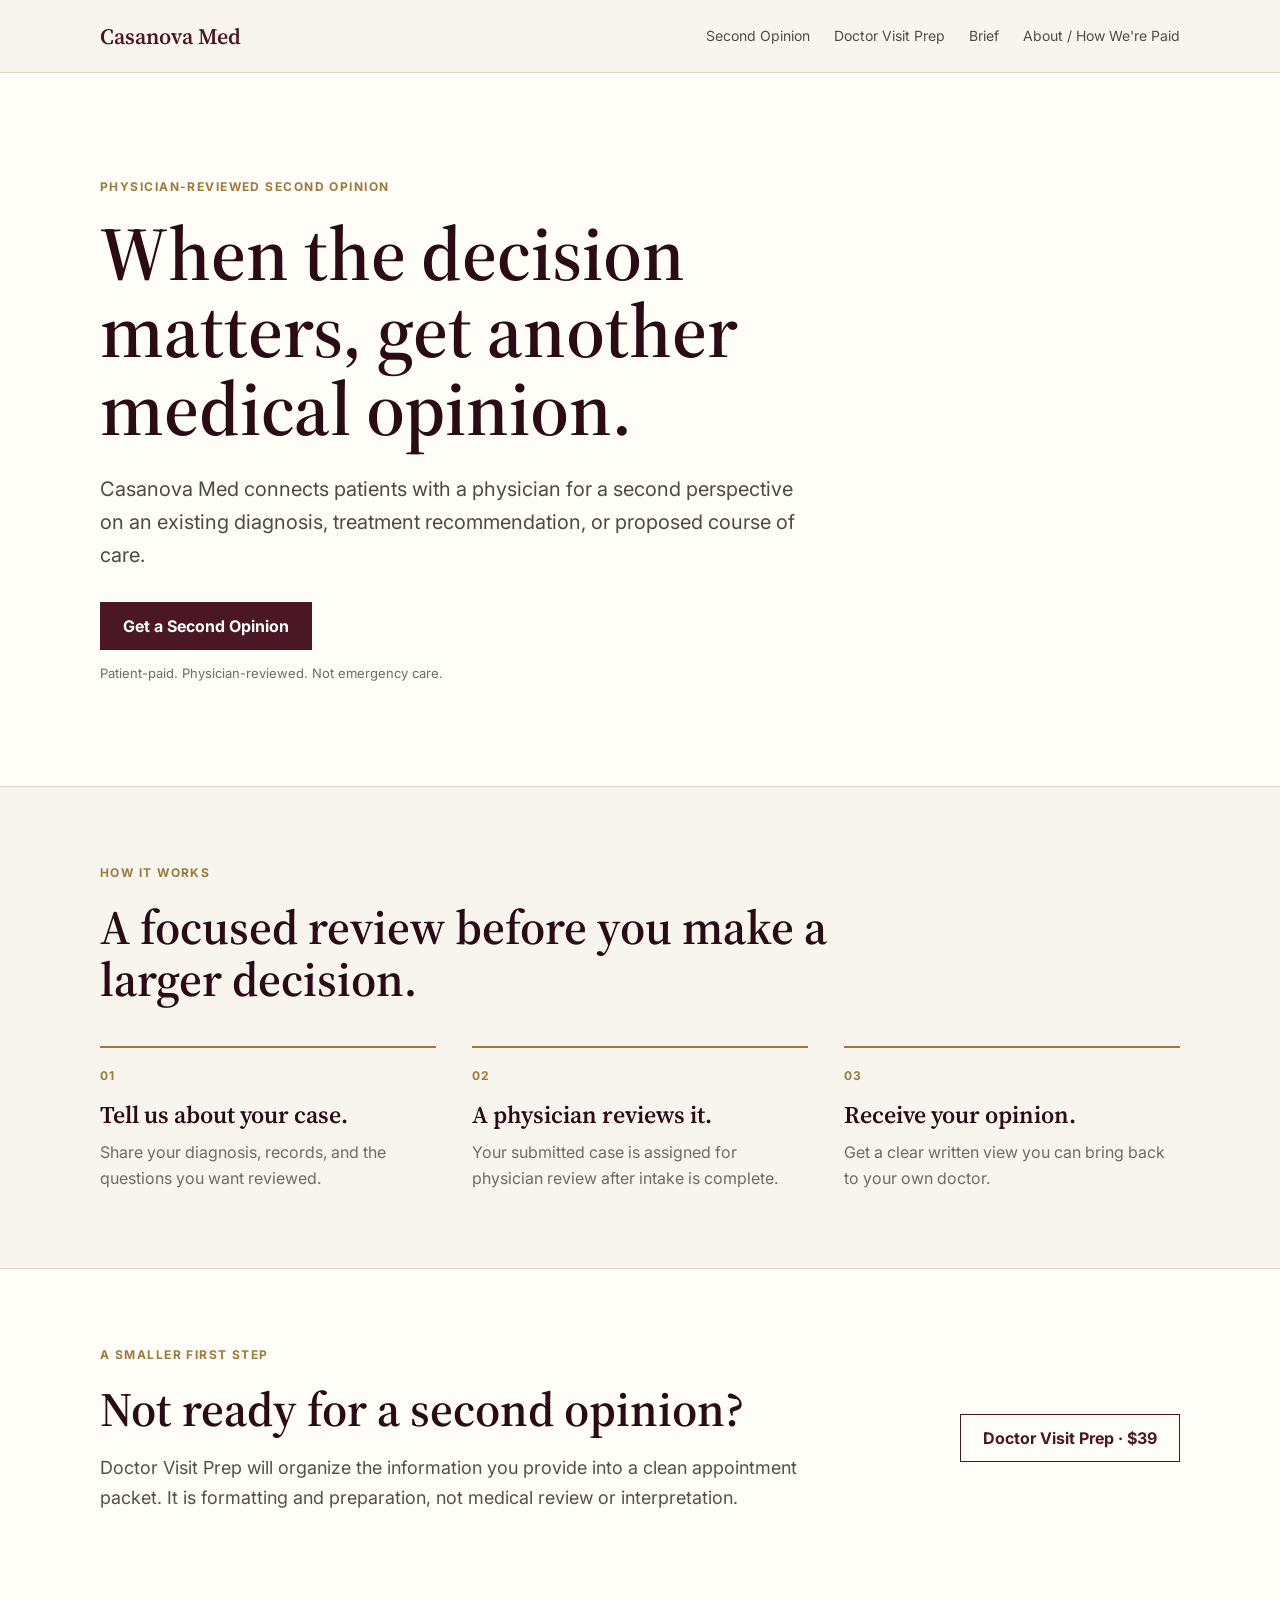
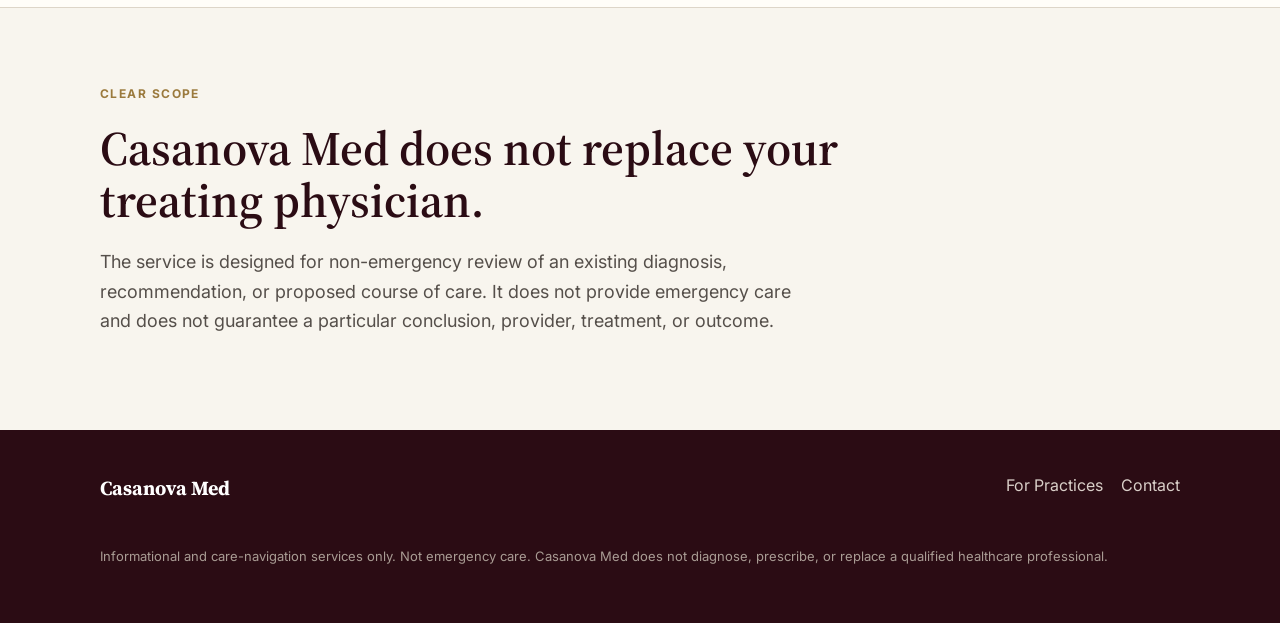
<file: index.html>
<!doctype html><html lang="en"><head><meta charset="utf-8"><meta name="viewport" content="width=device-width,initial-scale=1"><title>Casanova Med | Physician-Reviewed Second Opinion</title><meta name="description" content="A physician-reviewed second opinion before you commit to care abroad. Written review from $299."><link rel="preconnect" href="https://fonts.googleapis.com"><link href="https://fonts.googleapis.com/css2?family=Inter:wght@400;500;600;700&amp;family=Source+Serif+4:wght@500;600&amp;display=swap" rel="stylesheet"><link rel="stylesheet" href="site.css"></head><body><header class="site-header"><div class="wrap nav"><a class="brand" href="index.html">Casanova Med</a><button class="menu" type="button" aria-label="Open navigation" onclick="document.querySelector('.nav-links').classList.toggle('open')">☰</button><nav class="nav-links"><a href="second-opinion.html">Second Opinion</a><a href="doctor-visit-prep.html">Doctor Visit Prep</a><a href="brief.html">Brief</a><a href="how-casanova-is-paid.html">About / How We're Paid</a></nav></div></header><main><section class="hero"><div class="wrap"><p class="eyebrow">Physician-reviewed second opinion</p><h1>When the decision matters, get another medical opinion.</h1><p class="lede">Casanova Med connects patients with a physician for a second perspective on an existing diagnosis, treatment recommendation, or proposed course of care.</p><div class="actions"><a class="button" href="second-opinion.html">Get a Second Opinion</a></div><p class="fine">Patient-paid. Physician-reviewed. Not emergency care.</p></div></section><section class="section"><div class="wrap"><p class="eyebrow">How it works</p><h2>A focused review before you make a larger decision.</h2><div class="steps"><article class="step"><b>01</b><h3>Tell us about your case.</h3><p>Share your diagnosis, records, and the questions you want reviewed.</p></article><article class="step"><b>02</b><h3>A physician reviews it.</h3><p>Your submitted case is assigned for physician review after intake is complete.</p></article><article class="step"><b>03</b><h3>Receive your opinion.</h3><p>Get a clear written view you can bring back to your own doctor.</p></article></div></div></section><section class="section paper"><div class="wrap secondary-offer"><div><p class="eyebrow">A smaller first step</p><h2>Not ready for a second opinion?</h2><p class="section-copy">Doctor Visit Prep will organize the information you provide into a clean appointment packet. It is formatting and preparation, not medical review or interpretation.</p></div><a class="button secondary" href="doctor-visit-prep.html">Doctor Visit Prep · $39</a></div></section><section class="section"><div class="wrap"><p class="eyebrow">Clear scope</p><h2>Casanova Med does not replace your treating physician.</h2><p class="section-copy">The service is designed for non-emergency review of an existing diagnosis, recommendation, or proposed course of care. It does not provide emergency care and does not guarantee a particular conclusion, provider, treatment, or outcome.</p></div></section></main><footer class="footer"><div class="wrap footer-row"><strong>Casanova Med</strong><div class="footer-links"><a href="partners.html">For Practices</a><a href="mailto:sonny@casanovamed.com">Contact</a></div><p class="fine">Informational and care-navigation services only. Not emergency care. Casanova Med does not diagnose, prescribe, or replace a qualified healthcare professional.</p></div></footer></body></html>
</file>
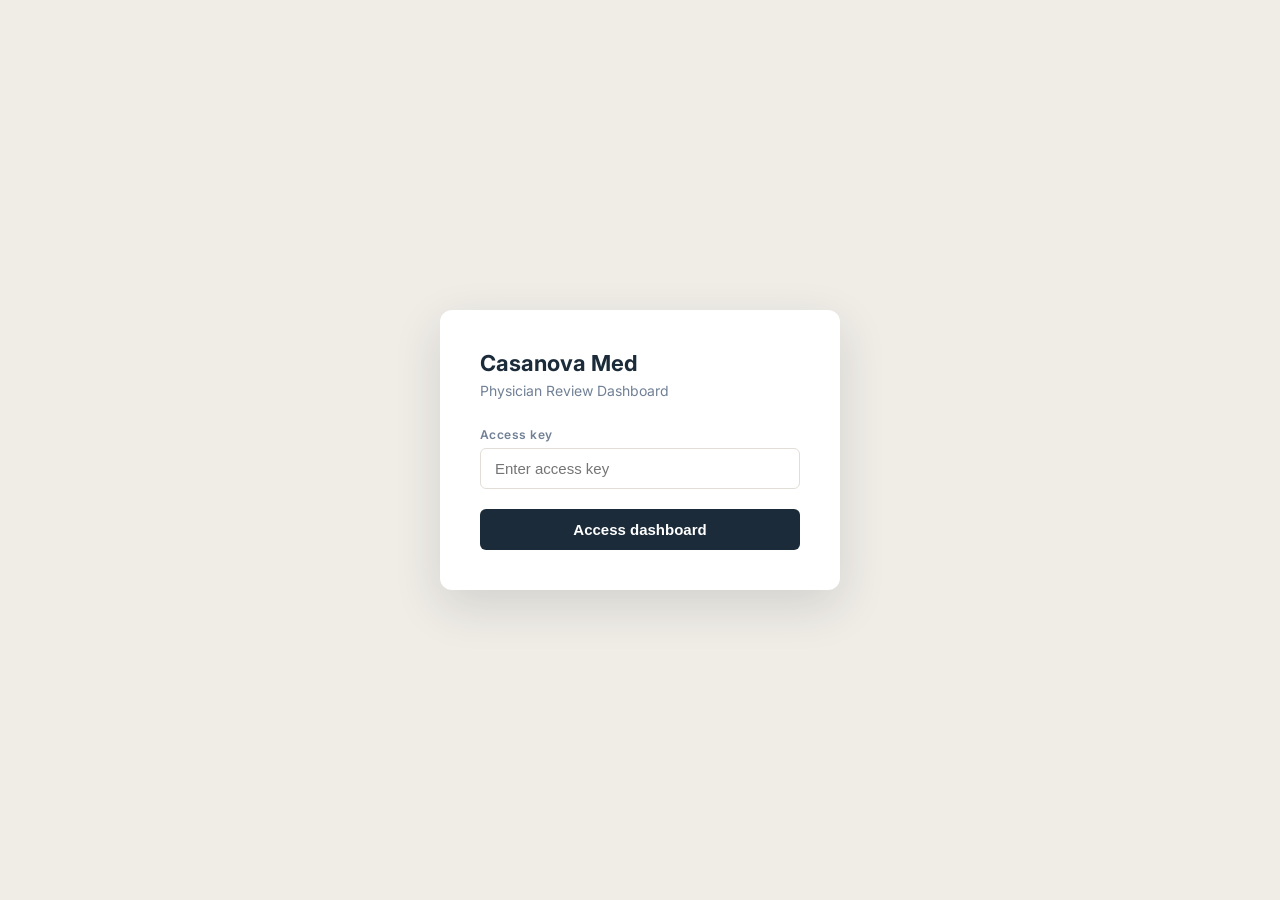
<file: admin.html>
<!DOCTYPE html>
<html lang="en">
<head>
  <meta charset="UTF-8" />
  <meta name="viewport" content="width=device-width, initial-scale=1.0" />
  <title>Casanova Med — Physician Dashboard</title>
  <link href="https://fonts.googleapis.com/css2?family=IBM+Plex+Mono:wght@400;500;600&family=Inter:wght@400;500;600;700&display=swap" rel="stylesheet" />
  <style>
    :root {
      --navy:   #1B2B3A;
      --paper:  #F7F4EE;
      --sage:   #7A9B7E;
      --amber:  #C2762E;
      --ink:    #2C3E50;
      --muted:  #718096;
      --line:   #E2DDD7;
      --danger: #9B3535;
      --danger-bg: #FDF0F0;
      --success-bg: #EEF5EF;
    }
    *, *::before, *::after { box-sizing: border-box; }
    body {
      margin: 0;
      font-family: 'Inter', sans-serif;
      color: var(--ink);
      background: #F0EDE7;
      min-height: 100vh;
    }

    /* ── Login ── */
    #login-screen {
      min-height: 100vh;
      display: flex;
      align-items: center;
      justify-content: center;
      padding: 24px;
    }

    .login-card {
      width: 100%;
      max-width: 400px;
      padding: 40px;
      background: #fff;
      border-radius: 12px;
      box-shadow: 0 16px 48px rgba(27,43,58,0.14);
    }

    .login-card h1 {
      font-size: 22px;
      color: var(--navy);
      margin: 0 0 6px;
    }

    .login-card p {
      font-size: 14px;
      color: var(--muted);
      margin: 0 0 28px;
    }

    .login-card label {
      display: block;
      font-size: 12px;
      font-weight: 600;
      color: var(--muted);
      letter-spacing: 0.04em;
      margin-bottom: 6px;
    }

    .login-card input {
      width: 100%;
      padding: 11px 14px;
      border: 1.5px solid var(--line);
      border-radius: 6px;
      font-size: 15px;
      outline: none;
      margin-bottom: 20px;
      transition: border-color 0.18s;
    }

    .login-card input:focus { border-color: var(--sage); }

    .login-card button {
      width: 100%;
      padding: 12px;
      background: var(--navy);
      color: #fff;
      border: none;
      border-radius: 6px;
      font-size: 15px;
      font-weight: 600;
      cursor: pointer;
      transition: background 0.18s;
    }

    .login-card button:hover { background: #253c4e; }

    .login-error {
      margin-top: 14px;
      padding: 10px 14px;
      background: var(--danger-bg);
      color: var(--danger);
      border-radius: 6px;
      font-size: 13px;
      display: none;
    }

    /* ── Dashboard ── */
    #dashboard { display: none; }

    .topbar {
      position: sticky;
      top: 0;
      z-index: 10;
      display: flex;
      align-items: center;
      justify-content: space-between;
      padding: 0 32px;
      min-height: 60px;
      background: var(--navy);
      color: #fff;
    }

    .topbar-brand {
      font-family: 'IBM Plex Mono', monospace;
      font-size: 13px;
      font-weight: 600;
      letter-spacing: 1px;
      color: rgba(255,255,255,0.9);
    }

    .topbar-right {
      display: flex;
      align-items: center;
      gap: 20px;
    }

    .topbar-right span {
      font-size: 12px;
      color: rgba(255,255,255,0.5);
      font-family: 'IBM Plex Mono', monospace;
    }

    #logout-btn {
      padding: 6px 14px;
      background: rgba(255,255,255,0.1);
      color: rgba(255,255,255,0.8);
      border: 1px solid rgba(255,255,255,0.18);
      border-radius: 5px;
      font-size: 12px;
      cursor: pointer;
      transition: background 0.18s;
    }

    #logout-btn:hover { background: rgba(255,255,255,0.18); }

    .dash-body {
      max-width: 1200px;
      margin: 0 auto;
      padding: 32px 24px 60px;
    }

    /* ── Stats row ── */
    .stats-row {
      display: grid;
      grid-template-columns: repeat(4, 1fr);
      gap: 14px;
      margin-bottom: 28px;
    }

    .stat-card {
      padding: 20px;
      background: #fff;
      border-radius: 8px;
      border: 1px solid var(--line);
    }

    .stat-card .val {
      font-family: 'IBM Plex Mono', monospace;
      font-size: 32px;
      font-weight: 600;
      color: var(--navy);
      margin-bottom: 4px;
    }

    .stat-card .lbl {
      font-size: 12px;
      color: var(--muted);
      font-weight: 500;
    }

    /* ── Tabs ── */
    .tabs {
      display: flex;
      gap: 0;
      margin-bottom: 20px;
      border-bottom: 2px solid var(--line);
    }

    .tab-btn {
      padding: 10px 20px;
      background: none;
      border: none;
      font-size: 14px;
      font-weight: 600;
      color: var(--muted);
      cursor: pointer;
      border-bottom: 2px solid transparent;
      margin-bottom: -2px;
      transition: color 0.18s, border-color 0.18s;
    }

    .tab-btn.active {
      color: var(--navy);
      border-bottom-color: var(--navy);
    }

    /* ── Queue ── */
    .queue-header {
      display: flex;
      align-items: center;
      justify-content: space-between;
      margin-bottom: 14px;
    }

    .queue-header h2 {
      font-size: 17px;
      color: var(--navy);
      margin: 0;
    }

    #refresh-btn {
      padding: 7px 14px;
      background: #fff;
      border: 1px solid var(--line);
      border-radius: 6px;
      font-size: 13px;
      cursor: pointer;
      color: var(--ink);
      transition: border-color 0.18s;
    }

    #refresh-btn:hover { border-color: var(--sage); }

    .intake-card {
      background: #fff;
      border: 1px solid var(--line);
      border-radius: 10px;
      padding: 22px 24px;
      margin-bottom: 12px;
      transition: box-shadow 0.2s;
    }

    .intake-card:hover { box-shadow: 0 4px 16px rgba(27,43,58,0.08); }

    .intake-card.priority-priority { border-left: 4px solid var(--sage); }
    .intake-card.priority-standard { border-left: 4px solid var(--amber); }
    .intake-card.priority-general  { border-left: 4px solid var(--line); }

    .intake-top {
      display: flex;
      align-items: flex-start;
      justify-content: space-between;
      gap: 16px;
      margin-bottom: 14px;
    }

    .intake-name {
      font-size: 17px;
      font-weight: 700;
      color: var(--navy);
      margin-bottom: 3px;
    }

    .intake-email {
      font-size: 13px;
      color: var(--muted);
      font-family: 'IBM Plex Mono', monospace;
    }

    .intake-badges {
      display: flex;
      gap: 8px;
      align-items: center;
      flex-shrink: 0;
    }

    .badge {
      padding: 3px 10px;
      border-radius: 4px;
      font-size: 11px;
      font-weight: 700;
      letter-spacing: 0.8px;
      text-transform: uppercase;
      font-family: 'IBM Plex Mono', monospace;
    }

    .badge-priority { background: rgba(122,155,126,0.15); color: #2a6b3e; }
    .badge-standard { background: rgba(194,118,46,0.12); color: #8a5010; }
    .badge-general  { background: rgba(27,43,58,0.08);   color: var(--navy); }
    .badge-score    { background: var(--navy); color: #fff; }
    .badge-approved { background: rgba(122,155,126,0.15); color: #2a6b3e; }
    .badge-declined { background: rgba(155,53,53,0.12);   color: var(--danger); }
    .badge-pending  { background: rgba(194,118,46,0.12); color: #8a5010; }

    .intake-meta {
      display: grid;
      grid-template-columns: repeat(3, 1fr);
      gap: 12px;
      margin-bottom: 16px;
    }

    .meta-item label {
      display: block;
      font-size: 11px;
      font-weight: 600;
      color: var(--muted);
      letter-spacing: 0.06em;
      text-transform: uppercase;
      margin-bottom: 3px;
    }

    .meta-item span {
      font-size: 14px;
      color: var(--ink);
    }

    .flags-box {
      padding: 12px 14px;
      background: #FAFAF8;
      border: 1px solid var(--line);
      border-radius: 6px;
      font-size: 13px;
      color: var(--ink);
      line-height: 1.6;
      margin-bottom: 16px;
    }

    .flags-box.empty { color: var(--muted); font-style: italic; }

    .intake-actions {
      display: flex;
      gap: 10px;
      align-items: center;
    }

    .action-btn {
      padding: 9px 20px;
      border-radius: 6px;
      font-size: 14px;
      font-weight: 600;
      cursor: pointer;
      border: none;
      transition: all 0.18s;
    }

    .btn-approve {
      background: var(--sage);
      color: #fff;
    }

    .btn-approve:hover { background: #6a8a6e; }

    .btn-decline {
      background: transparent;
      color: var(--danger);
      border: 1.5px solid rgba(155,53,53,0.3);
    }

    .btn-decline:hover { background: var(--danger-bg); }

    .care-path-select {
      padding: 8px 12px;
      border: 1.5px solid var(--line);
      border-radius: 6px;
      font-size: 14px;
      color: var(--ink);
      background: #fff;
      outline: none;
      cursor: pointer;
    }

    .care-path-select:focus { border-color: var(--sage); }

    .action-result {
      font-size: 13px;
      font-weight: 600;
      padding: 6px 12px;
      border-radius: 5px;
    }

    .action-result.approved { background: var(--success-bg); color: #2a6b3e; }
    .action-result.declined { background: var(--danger-bg);  color: var(--danger); }

    .intake-time {
      font-family: 'IBM Plex Mono', monospace;
      font-size: 11px;
      color: var(--muted);
      margin-left: auto;
    }

    /* ── Checkins tab ── */
    .checkin-card {
      background: #fff;
      border: 1px solid var(--line);
      border-radius: 10px;
      padding: 22px 24px;
      margin-bottom: 12px;
    }

    .checkin-header {
      display: flex;
      align-items: center;
      justify-content: space-between;
      margin-bottom: 16px;
    }

    .checkin-header h3 {
      font-size: 16px;
      color: var(--navy);
      margin: 0;
    }

    .checkin-form {
      display: grid;
      grid-template-columns: repeat(4, 1fr) auto;
      gap: 12px;
      align-items: end;
    }

    .checkin-field label {
      display: block;
      font-size: 11px;
      font-weight: 600;
      color: var(--muted);
      letter-spacing: 0.06em;
      text-transform: uppercase;
      margin-bottom: 5px;
    }

    .checkin-field input,
    .checkin-field select {
      width: 100%;
      padding: 9px 11px;
      border: 1.5px solid var(--line);
      border-radius: 6px;
      font-size: 14px;
      outline: none;
      transition: border-color 0.18s;
    }

    .checkin-field input:focus,
    .checkin-field select:focus { border-color: var(--sage); }

    .btn-checkin {
      padding: 9px 18px;
      background: var(--navy);
      color: #fff;
      border: none;
      border-radius: 6px;
      font-size: 14px;
      font-weight: 600;
      cursor: pointer;
      white-space: nowrap;
      transition: background 0.18s;
    }

    .btn-checkin:hover { background: #253c4e; }

    .checkin-history {
      margin-top: 16px;
      border-top: 1px solid var(--line);
      padding-top: 14px;
    }

    .checkin-history-row {
      display: grid;
      grid-template-columns: 60px repeat(4, 1fr) auto;
      gap: 8px;
      align-items: center;
      padding: 8px 0;
      border-bottom: 1px solid rgba(226,221,215,0.5);
      font-size: 13px;
    }

    .checkin-history-row .month-label {
      font-family: 'IBM Plex Mono', monospace;
      font-weight: 600;
      color: var(--navy);
    }

    .score-display {
      text-align: center;
      padding: 4px 8px;
      background: var(--success-bg);
      border-radius: 4px;
      font-weight: 600;
      color: #2a6b3e;
      font-size: 13px;
    }

    /* ── Empty state ── */
    .empty-state {
      text-align: center;
      padding: 60px 0;
      color: var(--muted);
    }

    .empty-state .icon { font-size: 36px; margin-bottom: 12px; }
    .empty-state p { font-size: 15px; }

    /* ── Loading ── */
    .loading {
      text-align: center;
      padding: 40px;
      color: var(--muted);
      font-family: 'IBM Plex Mono', monospace;
      font-size: 13px;
    }

    /* ── Toast ── */
    #toast {
      position: fixed;
      bottom: 24px;
      right: 24px;
      padding: 12px 20px;
      border-radius: 8px;
      font-size: 14px;
      font-weight: 600;
      transform: translateY(60px);
      opacity: 0;
      transition: all 0.3s;
      z-index: 1000;
    }

    #toast.show { transform: translateY(0); opacity: 1; }
    #toast.success { background: #1a3a1a; color: #86efac; }
    #toast.error   { background: #3a1a1a; color: #fca5a5; }
  </style>
</head>
<body>

  <!-- ── Login ── -->
  <div id="login-screen">
    <div class="login-card">
      <h1>Casanova Med</h1>
      <p>Physician Review Dashboard</p>
      <label for="pwd-input">Access key</label>
      <input type="password" id="pwd-input" placeholder="Enter access key" />
      <button id="login-btn">Access dashboard</button>
      <div class="login-error" id="login-error">Incorrect access key.</div>
    </div>
  </div>

  <!-- ── Dashboard ── -->
  <div id="dashboard">
    <header class="topbar">
      <span class="topbar-brand">CASANOVA MEDICALS · PHYSICIAN DASHBOARD</span>
      <div class="topbar-right">
        <span id="topbar-time"></span>
        <button id="logout-btn">Sign out</button>
      </div>
    </header>

    <div class="dash-body">
      <!-- Stats -->
      <div class="stats-row">
        <div class="stat-card">
          <div class="val" id="stat-total">—</div>
          <div class="lbl">Total intakes</div>
        </div>
        <div class="stat-card">
          <div class="val" id="stat-pending" style="color:var(--amber);">—</div>
          <div class="lbl">Pending review</div>
        </div>
        <div class="stat-card">
          <div class="val" id="stat-approved" style="color:var(--sage);">—</div>
          <div class="lbl">Approved</div>
        </div>
        <div class="stat-card">
          <div class="val" id="stat-subs">—</div>
          <div class="lbl">Active subscriptions</div>
        </div>
      </div>

      <!-- Tabs -->
      <div class="tabs">
        <button class="tab-btn active" data-tab="queue">Review Queue</button>
        <button class="tab-btn" data-tab="approved">Approved</button>
        <button class="tab-btn" data-tab="checkins">Monthly Check-ins</button>
      </div>

      <!-- Queue tab -->
      <div id="tab-queue">
        <div class="queue-header">
          <h2>Pending review — sorted by priority</h2>
          <button id="refresh-btn">↻ Refresh</button>
        </div>
        <div id="queue-list"><div class="loading">Loading…</div></div>
      </div>

      <!-- Approved tab -->
      <div id="tab-approved" style="display:none;">
        <div class="queue-header">
          <h2>Approved patients</h2>
        </div>
        <div id="approved-list"><div class="loading">Loading…</div></div>
      </div>

      <!-- Check-ins tab -->
      <div id="tab-checkins" style="display:none;">
        <div class="queue-header">
          <h2>Monthly check-in entry</h2>
        </div>
        <div id="checkins-list"><div class="loading">Loading…</div></div>
      </div>
    </div>
  </div>

  <!-- Toast -->
  <div id="toast"></div>

  <script>
    // ── Config ──────────────────────────────────────────────────────────────
    const SUPABASE_URL      = 'https://xwlpenfqnjspcwollygd.supabase.co';
    const SUPABASE_ANON     = 'sb_publishable_iRoowWiDi4UG7kB2fRwZvw_nhWDTnw2';
    const SUPABASE_SERVICE  = 'eyJhbGciOiJIUzI1NiIsInR5cCI6IkpXVCJ9.eyJpc3MiOiJzdXBhYmFzZSIsInJlZiI6Inh3bHBlbmZxbmpzcGN3b2xseWdkIiwicm9sZSI6InNlcnZpY2Vfcm9sZSIsImlhdCI6MTc4MDU3NTIxMSwiZXhwIjoyMDk2MTUxMjExfQ.lxT0hMEP84xRT8cKfcddjFFN46Xy1OwEM0vF0FOMftA';
    const ADMIN_PASSWORD    = 'CasanovaPhysician2026';         // change this

    // Use service role if set, else anon (anon can't read intakes due to RLS)
    const API_KEY = SUPABASE_SERVICE.includes('REPLACE') ? SUPABASE_ANON : SUPABASE_SERVICE;

    // ── Auth ─────────────────────────────────────────────────────────────────
    const loginScreen = document.getElementById('login-screen');
    const dashboard   = document.getElementById('dashboard');
    const loginError  = document.getElementById('login-error');

    function authed() { return sessionStorage.getItem('casanova_auth') === '1'; }
    function showDash() {
      loginScreen.style.display = 'none';
      dashboard.style.display   = 'block';
      initDashboard();
    }

    if (authed()) showDash();

    document.getElementById('login-btn').addEventListener('click', () => {
      const pwd = document.getElementById('pwd-input').value;
      if (pwd === ADMIN_PASSWORD) {
        sessionStorage.setItem('casanova_auth', '1');
        loginError.style.display = 'none';
        showDash();
      } else {
        loginError.style.display = 'block';
      }
    });

    document.getElementById('pwd-input').addEventListener('keydown', e => {
      if (e.key === 'Enter') document.getElementById('login-btn').click();
    });

    document.getElementById('logout-btn').addEventListener('click', () => {
      sessionStorage.removeItem('casanova_auth');
      location.reload();
    });

    // ── Time ─────────────────────────────────────────────────────────────────
    function updateTime() {
      document.getElementById('topbar-time').textContent =
        new Date().toLocaleString('en-US', { timeZone: 'Asia/Bangkok', hour12: false,
          year:'numeric', month:'short', day:'numeric', hour:'2-digit', minute:'2-digit' }) + ' BKK';
    }
    updateTime(); setInterval(updateTime, 60000);

    // ── Toast ────────────────────────────────────────────────────────────────
    const toastEl = document.getElementById('toast');
    let toastTimer;
    function toast(msg, type = 'success') {
      clearTimeout(toastTimer);
      toastEl.textContent = msg;
      toastEl.className = `show ${type}`;
      toastTimer = setTimeout(() => toastEl.className = '', 3500);
    }

    // ── Supabase helpers ─────────────────────────────────────────────────────
    async function sbFetch(path, opts = {}) {
      const res = await fetch(`${SUPABASE_URL}/rest/v1/${path}`, {
        ...opts,
        headers: {
          'Content-Type': 'application/json',
          'apikey': API_KEY,
          'Authorization': `Bearer ${API_KEY}`,
          'Prefer': 'return=representation',
          ...(opts.headers || {}),
        },
      });
      if (!res.ok) {
        const err = await res.json().catch(() => ({}));
        throw new Error(err.message || `HTTP ${res.status}`);
      }
      const text = await res.text();
      return text ? JSON.parse(text) : null;
    }

    // ── State ────────────────────────────────────────────────────────────────
    let allIntakes = [];
    let allSubs    = [];
    let allCheckins = [];

    // ── Priority sort ────────────────────────────────────────────────────────
    const PRIORITY_ORDER = { priority: 0, standard: 1, general: 2, low: 3 };

    function sortByPriority(intakes) {
      return [...intakes].sort((a, b) => {
        const pa = PRIORITY_ORDER[a.priority] ?? 9;
        const pb = PRIORITY_ORDER[b.priority] ?? 9;
        if (pa !== pb) return pa - pb;
        return new Date(a.created_at) - new Date(b.created_at);
      });
    }

    // ── Init ─────────────────────────────────────────────────────────────────
    async function initDashboard() {
      await loadAll();
    }

    async function loadAll() {
      try {
        allIntakes  = await sbFetch('intakes?order=created_at.desc&limit=200') || [];
        allSubs     = await sbFetch('cpp_subscriptions?order=started_at.desc&limit=200') || [];
        allCheckins = await sbFetch('monthly_checkins?order=recorded_at.desc&limit=500') || [];
      } catch (e) {
        console.error('Load error:', e);
        if (e.message.includes('relation') || e.message.includes('does not exist')) {
          toast('Run the SQL schema update in Supabase first.', 'error');
        } else {
          toast('Load error — check Supabase credentials.', 'error');
        }
        allIntakes = []; allSubs = []; allCheckins = [];
      }
      renderStats();
      renderQueue();
      renderApproved();
      renderCheckins();
    }

    document.getElementById('refresh-btn').addEventListener('click', loadAll);

    // ── Stats ────────────────────────────────────────────────────────────────
    function renderStats() {
      document.getElementById('stat-total').textContent    = allIntakes.length;
      document.getElementById('stat-pending').textContent  = allIntakes.filter(i => i.clinician_status === 'pending_review').length;
      document.getElementById('stat-approved').textContent = allIntakes.filter(i => i.clinician_status === 'approved').length;
      document.getElementById('stat-subs').textContent     = allSubs.filter(s => s.status === 'active').length;
    }

    // ── Format helpers ───────────────────────────────────────────────────────
    function timeAgo(iso) {
      const diff = Date.now() - new Date(iso);
      const h    = Math.floor(diff / 3600000);
      if (h < 1)  return `${Math.floor(diff / 60000)}m ago`;
      if (h < 24) return `${h}h ago`;
      return `${Math.floor(h / 24)}d ago`;
    }

    function goalLabel(g) {
      return { metabolic: 'Metabolic', recovery: 'Recovery', longevity: 'Longevity',
               'in-country': 'In-Country Program', unsure: 'Not sure yet' }[g] || g || '—';
    }

    function priorityBadge(p) {
      const map = { priority: 'Priority', standard: 'Standard', general: 'General', low: 'General' };
      return `<span class="badge badge-${p === 'low' ? 'general' : p}">${map[p] || p}</span>`;
    }

    // ── Queue ────────────────────────────────────────────────────────────────
    function renderQueue() {
      const pending = sortByPriority(allIntakes.filter(i => i.clinician_status === 'pending_review'));
      const el      = document.getElementById('queue-list');

      if (!pending.length) {
        el.innerHTML = `<div class="empty-state"><div class="icon">✓</div><p>No pending reviews — all caught up.</p></div>`;
        return;
      }

      el.innerHTML = pending.map(i => intakeCard(i, true)).join('');
      attachCardListeners(el, true);
    }

    // ── Approved list ────────────────────────────────────────────────────────
    function renderApproved() {
      const approved = allIntakes.filter(i => i.clinician_status !== 'pending_review');
      const el       = document.getElementById('approved-list');

      if (!approved.length) {
        el.innerHTML = `<div class="empty-state"><div class="icon">📋</div><p>No reviewed intakes yet.</p></div>`;
        return;
      }

      el.innerHTML = approved.map(i => intakeCard(i, false)).join('');
    }

    function intakeCard(i, withActions) {
      const statusBadge = i.clinician_status === 'approved'     ? `<span class="badge badge-approved">Approved</span>`
                        : i.clinician_status === 'not_approved' ? `<span class="badge badge-declined">Declined</span>`
                        : `<span class="badge badge-pending">Pending</span>`;
      return `
        <div class="intake-card priority-${i.priority}" data-id="${i.id}">
          <div class="intake-top">
            <div>
              <div class="intake-name">${esc(i.name || 'No name')}</div>
              <div class="intake-email">${esc(i.email)}</div>
            </div>
            <div class="intake-badges">
              ${priorityBadge(i.priority)}
              <span class="badge badge-score">Score ${i.score ?? '?'}</span>
              ${statusBadge}
              <span class="intake-time">${timeAgo(i.created_at)}</span>
            </div>
          </div>
          <div class="intake-meta">
            <div class="meta-item"><label>Goal</label><span>${goalLabel(i.goal)}</span></div>
            <div class="meta-item"><label>Med history</label><span>${esc(i.med_history || '—')}</span></div>
            <div class="meta-item"><label>Submitted</label><span>${new Date(i.created_at).toLocaleDateString('en-US',{month:'short',day:'numeric',hour:'2-digit',minute:'2-digit'})}</span></div>
          </div>
          <div class="flags-box ${i.flags ? '' : 'empty'}">${esc(i.flags || 'No additional notes provided.')}</div>
          ${withActions ? `
            <div class="intake-actions">
              <select class="care-path-select" data-id="${i.id}">
                <option value="">Assign care path…</option>
                <option value="A">Protocol A (AM Metabolic)</option>
                <option value="B">Protocol B (PM Recovery)</option>
                <option value="A+B">Protocol A + B (Full)</option>
                <option value="in-country-reset">In-Country: The Reset</option>
                <option value="in-country-restore">In-Country: The Restore</option>
                <option value="in-country-renew">In-Country: The Renew</option>
              </select>
              <button class="action-btn btn-approve" data-id="${i.id}">✓ Approve</button>
              <button class="action-btn btn-decline" data-id="${i.id}">✗ Decline</button>
            </div>
          ` : ''}
        </div>`;
    }

    function attachCardListeners(container, withActions) {
      if (!withActions) return;
      container.querySelectorAll('.btn-approve').forEach(btn => {
        btn.addEventListener('click', () => handleDecision(btn.dataset.id, 'approved'));
      });
      container.querySelectorAll('.btn-decline').forEach(btn => {
        btn.addEventListener('click', () => handleDecision(btn.dataset.id, 'not_approved'));
      });
    }

    async function handleDecision(id, decision) {
      const card        = document.querySelector(`.intake-card[data-id="${id}"]`);
      const carePathEl  = card?.querySelector(`.care-path-select`);
      const carePath    = carePathEl?.value || null;

      if (decision === 'approved' && !carePath) {
        toast('Please assign a care path before approving.', 'error'); return;
      }

      const approveBtn  = card?.querySelector('.btn-approve');
      const declineBtn  = card?.querySelector('.btn-decline');
      if (approveBtn) approveBtn.disabled = true;
      if (declineBtn) declineBtn.disabled = true;

      try {
        await sbFetch(`intakes?id=eq.${id}`, {
          method: 'PATCH',
          body: JSON.stringify({
            clinician_status:  decision,
            assigned_care_path: carePath,
            reviewed_at:       new Date().toISOString(),
          }),
        });

        // If approved + CPP path, create subscription record
        if (decision === 'approved' && ['A','B','A+B'].includes(carePath)) {
          const intake = allIntakes.find(i => String(i.id) === String(id));
          if (intake) {
            await sbFetch('cpp_subscriptions', {
              method: 'POST',
              body: JSON.stringify({
                intake_id: intake.id,
                email:     intake.email,
                protocol:  carePath,
                status:    'active',
              }),
            });
          }
        }

        toast(decision === 'approved' ? '✓ Patient approved' : 'Patient declined', decision === 'approved' ? 'success' : 'error');
        await loadAll();
      } catch (e) {
        toast(`Error: ${e.message}`, 'error');
        if (approveBtn) approveBtn.disabled = false;
        if (declineBtn) declineBtn.disabled = false;
      }
    }

    // ── Check-ins ────────────────────────────────────────────────────────────
    function renderCheckins() {
      const activeSubs = allSubs.filter(s => s.status === 'active');
      const el         = document.getElementById('checkins-list');

      if (!activeSubs.length) {
        el.innerHTML = `<div class="empty-state"><div class="icon">📊</div><p>No active subscriptions yet. Approve a patient to start tracking.</p></div>`;
        return;
      }

      el.innerHTML = activeSubs.map(sub => {
        const intake   = allIntakes.find(i => i.id === sub.intake_id) || {};
        const history  = allCheckins.filter(c => c.subscription_id === sub.id)
                           .sort((a,b) => a.month_number - b.month_number);
        const nextMonth = (history[history.length - 1]?.month_number ?? 0) + 1;

        return `
          <div class="checkin-card" data-sub="${sub.id}">
            <div class="checkin-header">
              <h3>${esc(intake.name || intake.email || '—')} — Protocol ${esc(sub.protocol)}</h3>
              <span class="badge badge-approved">Active · Month ${nextMonth - 1 || 0} done</span>
            </div>
            <div class="checkin-form">
              <div class="checkin-field">
                <label>Month #</label>
                <input type="number" min="1" value="${nextMonth}" class="ci-month" />
              </div>
              <div class="checkin-field">
                <label>Adherence %</label>
                <input type="number" min="0" max="100" placeholder="0–100" class="ci-adhere" />
              </div>
              <div class="checkin-field">
                <label>Energy (1–5)</label>
                <input type="number" min="1" max="5" placeholder="1–5" class="ci-energy" />
              </div>
              <div class="checkin-field">
                <label>Sleep (1–5)</label>
                <input type="number" min="1" max="5" placeholder="1–5" class="ci-sleep" />
              </div>
              <div class="checkin-field">
                <label>Goal progress (1–5)</label>
                <input type="number" min="1" max="5" placeholder="1–5" class="ci-goal" />
              </div>
              <button class="btn-checkin" data-sub="${sub.id}">Save check-in</button>
            </div>
            ${history.length ? `
              <div class="checkin-history">
                <div class="checkin-history-row" style="font-weight:700;font-size:11px;color:var(--muted);text-transform:uppercase;letter-spacing:.06em;">
                  <span>Month</span><span>Adherence</span><span>Energy</span><span>Sleep</span><span>Goal</span><span>Recorded</span>
                </div>
                ${history.map(c => `
                  <div class="checkin-history-row">
                    <span class="month-label">M${c.month_number}</span>
                    <span><span class="score-display">${c.adherence_pct ?? '—'}%</span></span>
                    <span><span class="score-display">${c.energy_score ?? '—'}/5</span></span>
                    <span><span class="score-display">${c.sleep_score ?? '—'}/5</span></span>
                    <span><span class="score-display">${c.goal_progress ?? '—'}/5</span></span>
                    <span style="font-size:11px;color:var(--muted)">${new Date(c.recorded_at).toLocaleDateString('en-US',{month:'short',day:'numeric'})}</span>
                  </div>
                `).join('')}
              </div>
            ` : ''}
          </div>`;
      }).join('');

      el.querySelectorAll('.btn-checkin').forEach(btn => {
        btn.addEventListener('click', () => saveCheckin(btn.dataset.sub, btn.closest('.checkin-card')));
      });
    }

    async function saveCheckin(subId, card) {
      const month  = parseInt(card.querySelector('.ci-month').value);
      const adhere = parseInt(card.querySelector('.ci-adhere').value);
      const energy = parseInt(card.querySelector('.ci-energy').value);
      const sleep  = parseInt(card.querySelector('.ci-sleep').value);
      const goal   = parseInt(card.querySelector('.ci-goal').value);

      if ([month, adhere, energy, sleep, goal].some(isNaN)) {
        toast('Fill in all check-in fields.', 'error'); return;
      }

      try {
        await sbFetch('monthly_checkins', {
          method: 'POST',
          body: JSON.stringify({
            subscription_id: parseInt(subId),
            month_number:    month,
            adherence_pct:   adhere,
            energy_score:    energy,
            sleep_score:     sleep,
            goal_progress:   goal,
          }),
        });
        toast(`✓ Month ${month} check-in saved`);
        await loadAll();
      } catch (e) {
        toast(`Error: ${e.message}`, 'error');
      }
    }

    // ── Tabs ─────────────────────────────────────────────────────────────────
    document.querySelectorAll('.tab-btn').forEach(btn => {
      btn.addEventListener('click', () => {
        document.querySelectorAll('.tab-btn').forEach(b => b.classList.remove('active'));
        btn.classList.add('active');
        ['queue','approved','checkins'].forEach(t => {
          document.getElementById(`tab-${t}`).style.display = btn.dataset.tab === t ? '' : 'none';
        });
      });
    });

    // ── Utils ────────────────────────────────────────────────────────────────
    function esc(s) {
      return String(s ?? '').replace(/&/g,'&amp;').replace(/</g,'&lt;').replace(/>/g,'&gt;').replace(/"/g,'&quot;');
    }
  </script>
</body>
</html>
</file>
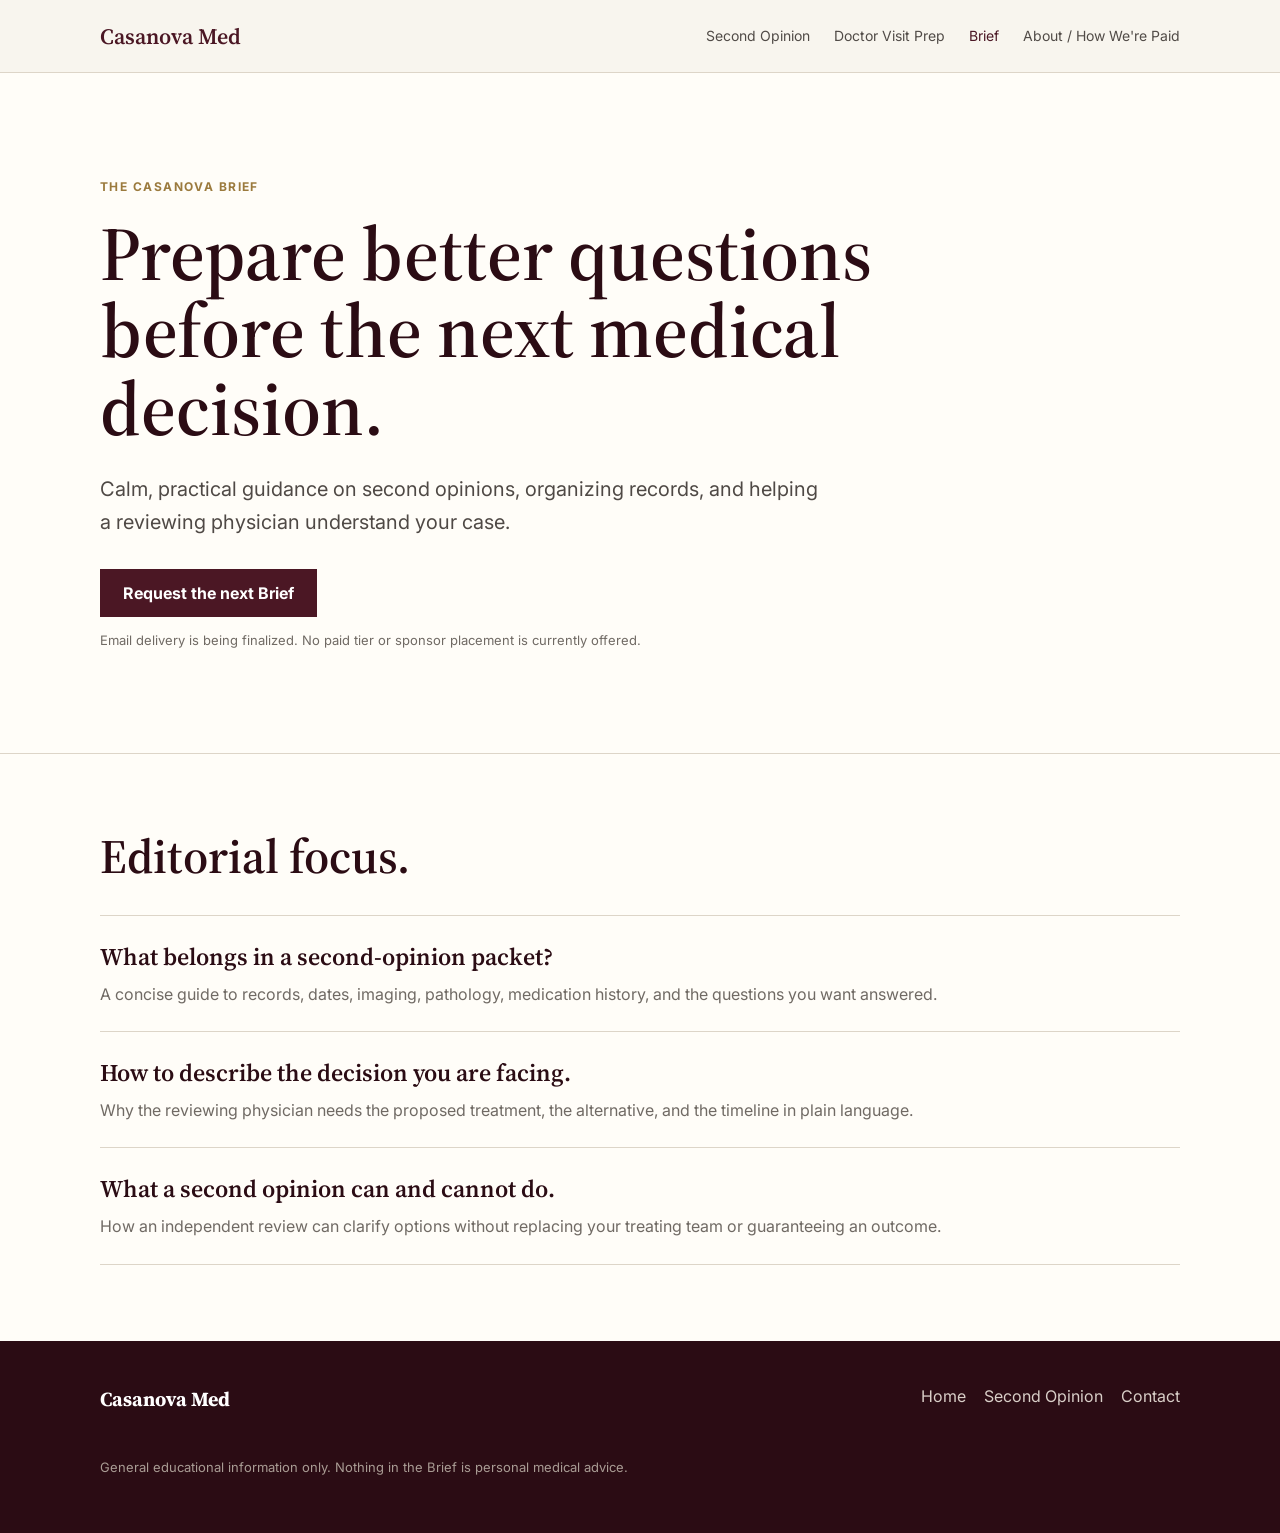
<file: brief.html>
<!doctype html><html lang="en"><head><meta charset="utf-8"><meta name="viewport" content="width=device-width,initial-scale=1"><title>The Brief | Casanova Med</title><meta name="description" content="Practical guidance for preparing records and making a second-opinion review useful."><link rel="preconnect" href="https://fonts.googleapis.com"><link href="https://fonts.googleapis.com/css2?family=Inter:wght@400;500;600;700&amp;family=Source+Serif+4:wght@500;600&amp;display=swap" rel="stylesheet"><link rel="stylesheet" href="site.css"></head><body><header class="site-header"><div class="wrap nav"><a class="brand" href="index.html">Casanova Med</a><button class="menu" type="button" aria-label="Open navigation" onclick="document.querySelector('.nav-links').classList.toggle('open')">☰</button><nav class="nav-links"><a href="second-opinion.html">Second Opinion</a><a href="doctor-visit-prep.html">Doctor Visit Prep</a><a aria-current="page" href="brief.html">Brief</a><a href="how-casanova-is-paid.html">About / How We're Paid</a></nav></div></header><main><section class="hero"><div class="wrap"><p class="eyebrow">The Casanova Brief</p><h1>Prepare better questions before the next medical decision.</h1><p class="lede">Calm, practical guidance on second opinions, organizing records, and helping a reviewing physician understand your case.</p><div class="actions"><a class="button" href="mailto:sonny@casanovamed.com?subject=Casanova%20Brief">Request the next Brief</a></div><p class="fine">Email delivery is being finalized. No paid tier or sponsor placement is currently offered.</p></div></section><section class="section paper"><div class="wrap"><h2>Editorial focus.</h2><div class="article-list"><article class="article"><h3>What belongs in a second-opinion packet?</h3><p>A concise guide to records, dates, imaging, pathology, medication history, and the questions you want answered.</p></article><article class="article"><h3>How to describe the decision you are facing.</h3><p>Why the reviewing physician needs the proposed treatment, the alternative, and the timeline in plain language.</p></article><article class="article"><h3>What a second opinion can and cannot do.</h3><p>How an independent review can clarify options without replacing your treating team or guaranteeing an outcome.</p></article></div></div></section></main><footer class="footer"><div class="wrap footer-row"><strong>Casanova Med</strong><div class="footer-links"><a href="index.html">Home</a><a href="second-opinion.html">Second Opinion</a><a href="mailto:sonny@casanovamed.com">Contact</a></div><p class="fine">General educational information only. Nothing in the Brief is personal medical advice.</p></div></footer></body></html>
</file>
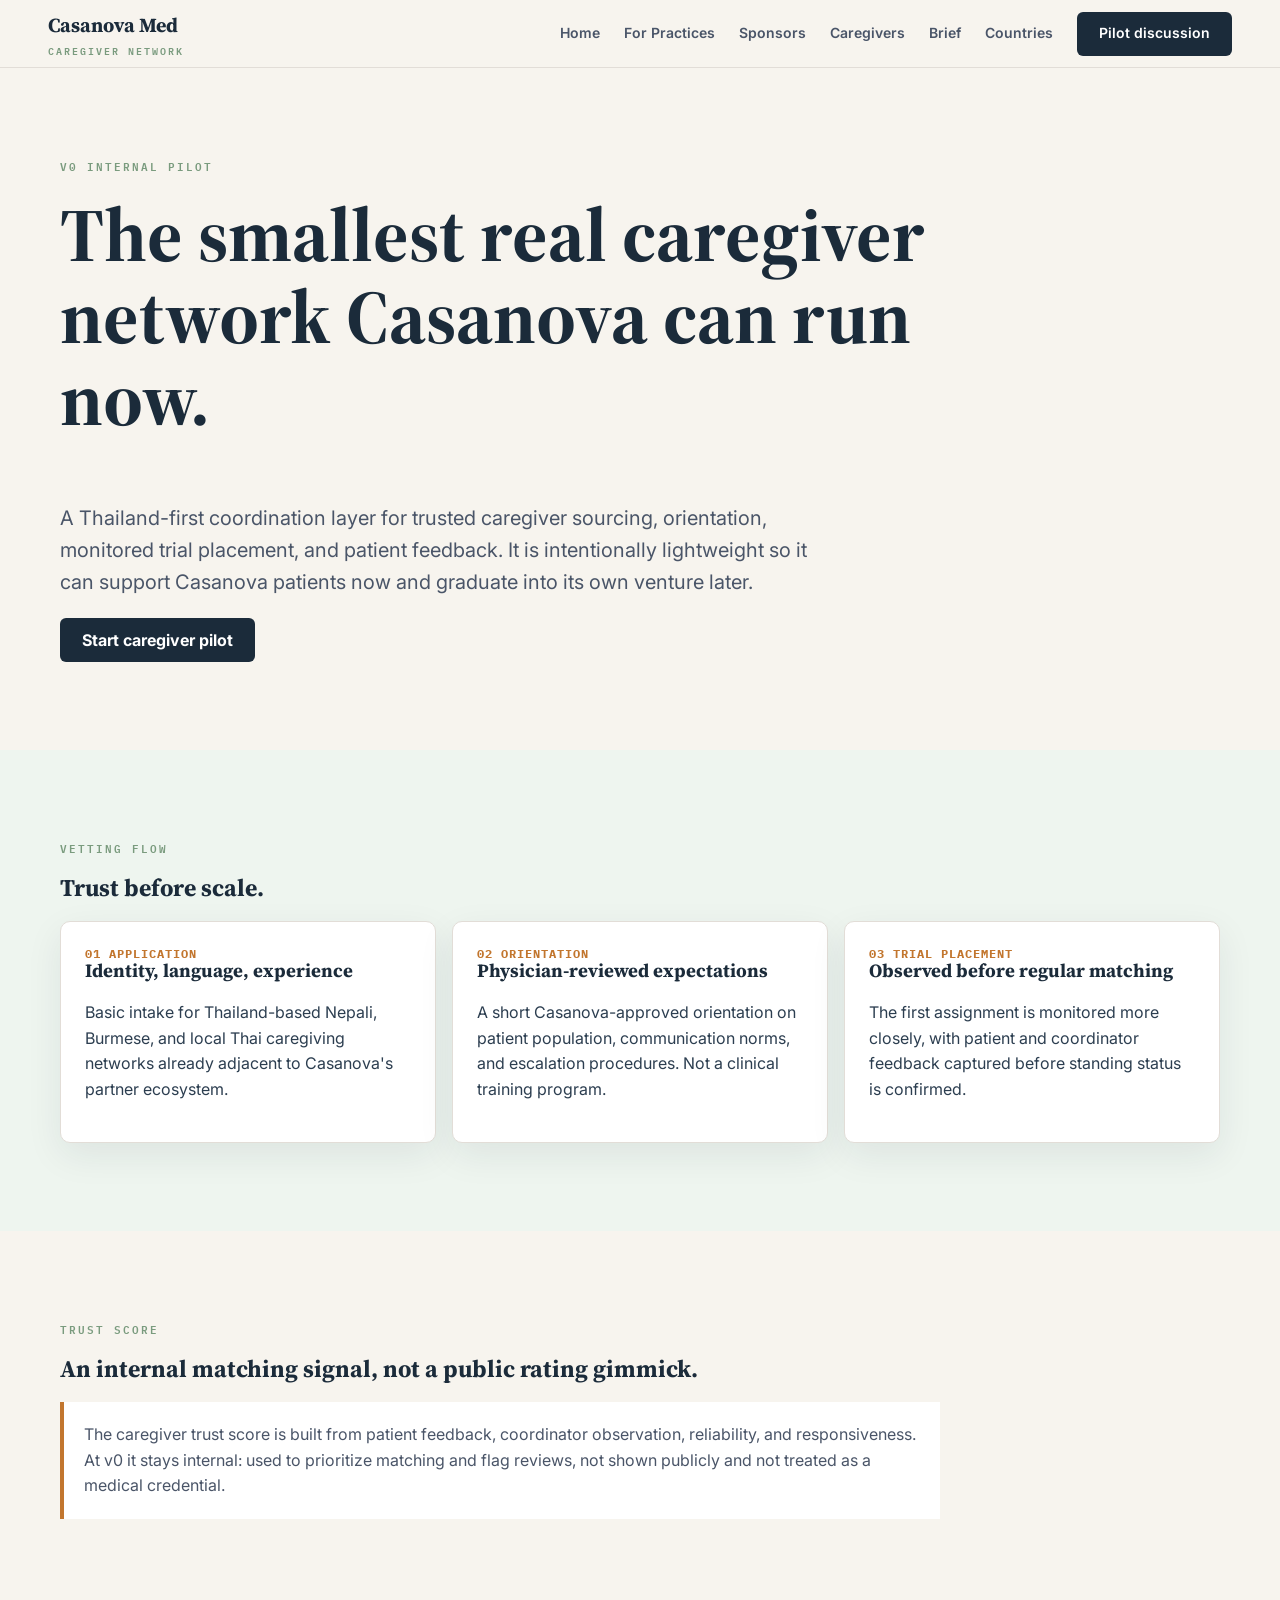
<file: caregivers.html>
<!DOCTYPE html>
<html lang="en">
<head><meta name="robots" content="noindex,nofollow">
  <meta charset="UTF-8" />
  <meta name="viewport" content="width=device-width, initial-scale=1.0" />
  <title>Casanova Med | Caregiver Network</title>
  <meta name="description" content="A lightweight caregiver coordination pilot for Casanova Med patients in Thailand." />
  <link rel="preconnect" href="https://fonts.googleapis.com" />
  <link href="https://fonts.googleapis.com/css2?family=Source+Serif+4:wght@400;600;700&family=IBM+Plex+Mono:wght@400;500;600&family=Inter:wght@400;500;600;700&display=swap" rel="stylesheet" />
  <style>
    :root{--navy:#1B2B3A;--paper:#F7F4EE;--sage:#7A9B7E;--amber:#C2762E;--ink:#2C3E50;--muted:#718096;--line:#E2DDD7;--wash:#EEF5EF}*{box-sizing:border-box}body{margin:0;font-family:Inter,system-ui,sans-serif;background:var(--paper);color:var(--ink);line-height:1.6}h1,h2,h3{font-family:"Source Serif 4",Georgia,serif;color:var(--navy);line-height:1.08;margin-top:0}.topbar{position:sticky;top:0;z-index:10;min-height:68px;padding:0 48px;display:flex;align-items:center;justify-content:space-between;background:rgba(247,244,238,.94);border-bottom:1px solid var(--line);backdrop-filter:blur(14px)}.brand{text-decoration:none;display:grid}.brand strong{font-family:"Source Serif 4";font-size:20px;color:var(--navy)}.brand em{font-style:normal;font:600 10px "IBM Plex Mono";letter-spacing:2px;text-transform:uppercase;color:var(--sage)}.nav{display:flex;gap:24px;align-items:center}.nav a{text-decoration:none;color:#4A5568;font-weight:600;font-size:14px}.btn{display:inline-flex;align-items:center;justify-content:center;min-height:44px;padding:0 22px;border-radius:6px;background:var(--navy);color:#fff!important;text-decoration:none;font-weight:700}.hero,.band{padding:88px 48px}.inner{max-width:1160px;margin:0 auto}.label{font:600 11px "IBM Plex Mono";letter-spacing:2px;text-transform:uppercase;color:var(--sage);margin-bottom:18px}.hero h1{font-size:clamp(42px,6vw,76px);max-width:920px}.lede{font-size:20px;color:#4A5568;max-width:780px}.grid{display:grid;grid-template-columns:repeat(3,minmax(0,1fr));gap:16px}.card{background:#fff;border:1px solid var(--line);border-radius:10px;padding:24px;box-shadow:0 12px 36px rgba(27,43,58,.08)}.step{font:700 12px "IBM Plex Mono";color:var(--amber);text-transform:uppercase;letter-spacing:1px}.wash{background:var(--wash)}.guard{background:#fff;border-left:4px solid var(--amber);padding:20px;color:#4A5568;max-width:880px}@media(max-width:900px){.topbar{padding:0 20px}.nav{display:none}.hero,.band{padding:54px 22px}.grid{grid-template-columns:1fr}}
  </style>
</head>
<body>
<header class="topbar"><a class="brand" href="index.html"><strong>Casanova Med</strong><em>Caregiver Network</em></a><nav class="nav"><a href="index.html">Home</a><a href="partners.html">For Practices</a><a href="sponsors.html">Sponsors</a><a href="caregivers.html">Caregivers</a><a href="brief.html">Brief</a><a href="countries.html">Countries</a><a class="btn" href="mailto:sonny@casanovamed.com?subject=Casanova%20Caregiver%20Network">Pilot discussion</a></nav></header>
<main>
<section class="hero"><div class="inner"><div class="label">v0 internal pilot</div><h1>The smallest real caregiver network Casanova can run now.</h1><p class="lede">A Thailand-first coordination layer for trusted caregiver sourcing, orientation, monitored trial placement, and patient feedback. It is intentionally lightweight so it can support Casanova patients now and graduate into its own venture later.</p><a class="btn" href="mailto:sonny@casanovamed.com?subject=Casanova%20Caregiver%20Network">Start caregiver pilot</a></div></section>
<section class="band wash"><div class="inner"><div class="label">Vetting flow</div><h2>Trust before scale.</h2><div class="grid"><article class="card"><div class="step">01 Application</div><h3>Identity, language, experience</h3><p>Basic intake for Thailand-based Nepali, Burmese, and local Thai caregiving networks already adjacent to Casanova's partner ecosystem.</p></article><article class="card"><div class="step">02 Orientation</div><h3>Physician-reviewed expectations</h3><p>A short Casanova-approved orientation on patient population, communication norms, and escalation procedures. Not a clinical training program.</p></article><article class="card"><div class="step">03 Trial placement</div><h3>Observed before regular matching</h3><p>The first assignment is monitored more closely, with patient and coordinator feedback captured before standing status is confirmed.</p></article></div></div></section>
<section class="band"><div class="inner"><div class="label">Trust score</div><h2>An internal matching signal, not a public rating gimmick.</h2><div class="guard">The caregiver trust score is built from patient feedback, coordinator observation, reliability, and responsiveness. At v0 it stays internal: used to prioritize matching and flag reviews, not shown publicly and not treated as a medical credential.</div></div></section>
</main>
</body>
</html>
</file>
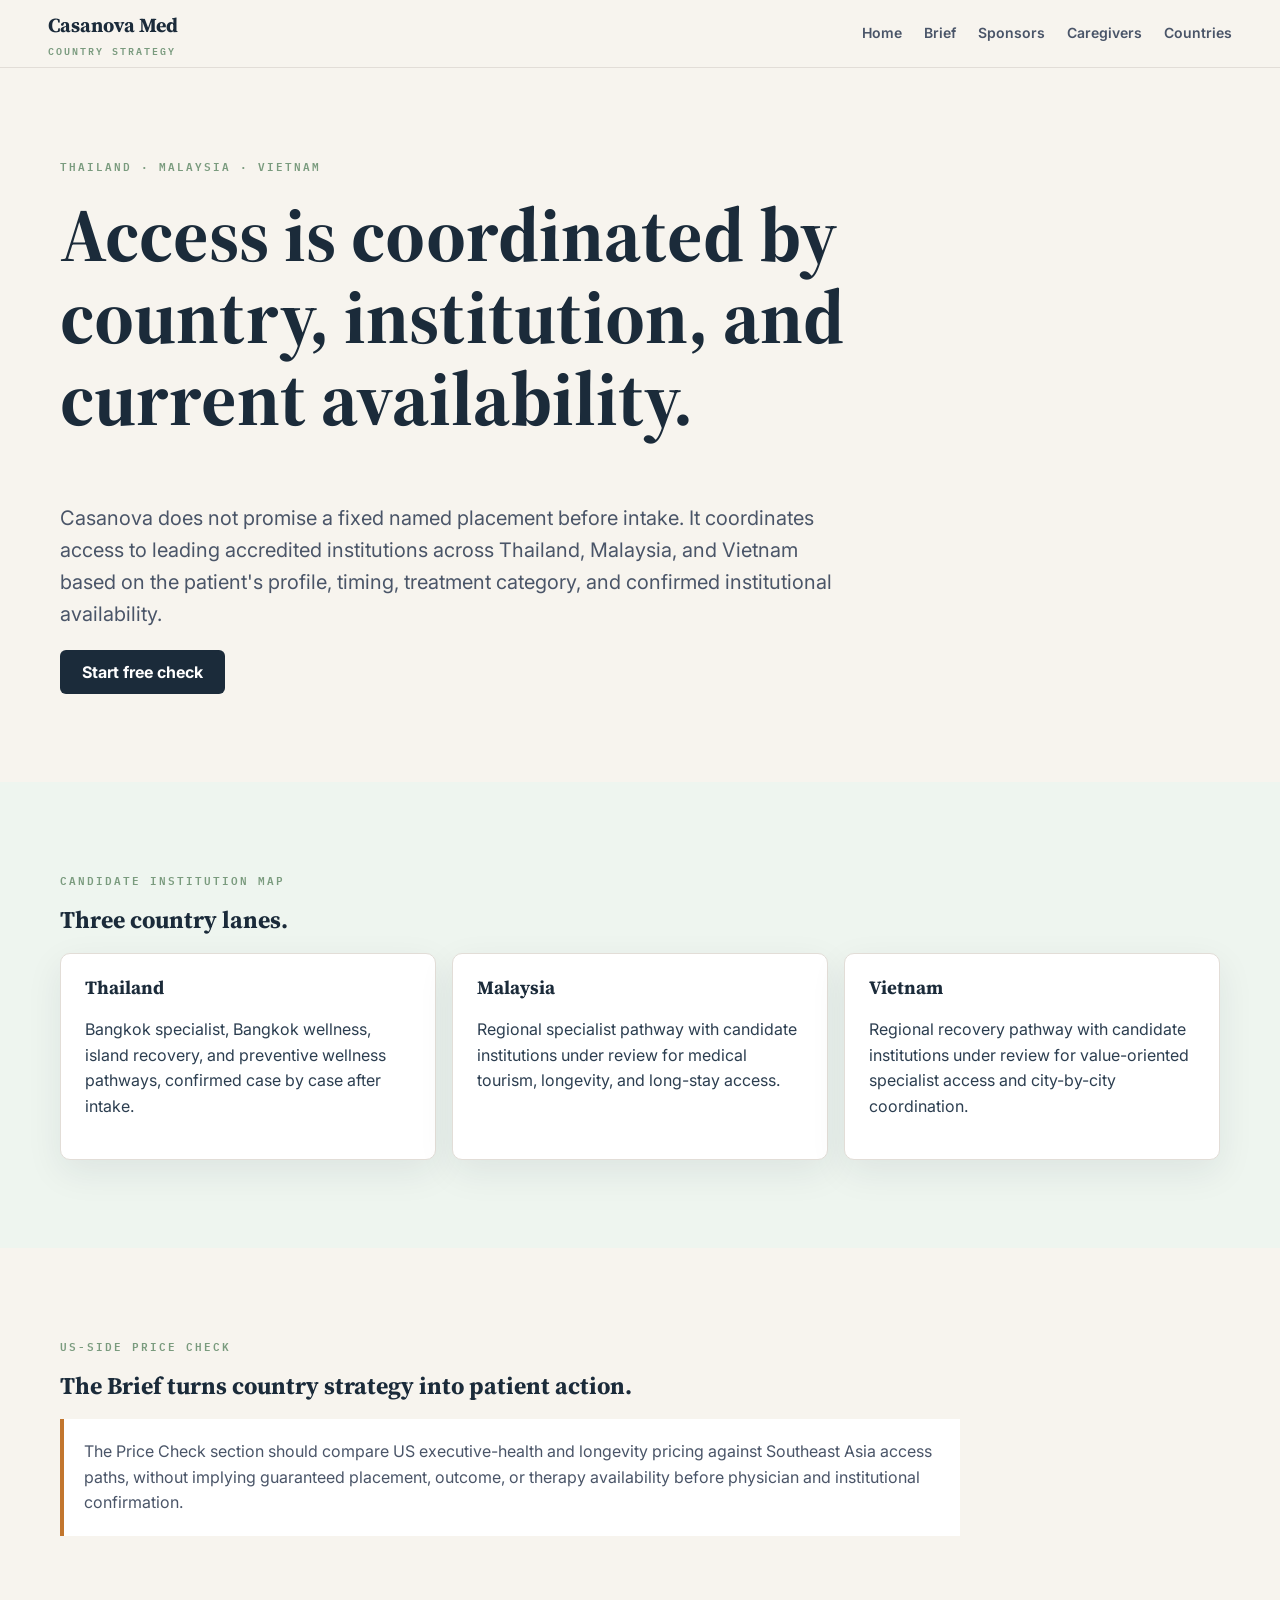
<file: countries.html>
<!DOCTYPE html><html lang="en"><head><meta name="robots" content="noindex,nofollow"><meta charset="UTF-8"><meta name="viewport" content="width=device-width, initial-scale=1.0"><title>Casanova Countries</title><link rel="preconnect" href="https://fonts.googleapis.com"><link href="https://fonts.googleapis.com/css2?family=Source+Serif+4:wght@400;600;700&family=IBM+Plex+Mono:wght@400;500;600&family=Inter:wght@400;500;600;700&display=swap" rel="stylesheet"><style>
:root{--navy:#1B2B3A;--paper:#F7F4EE;--sage:#7A9B7E;--amber:#C2762E;--ink:#2C3E50;--line:#E2DDD7;--wash:#EEF5EF}*{box-sizing:border-box}body{margin:0;font-family:Inter,system-ui,sans-serif;background:var(--paper);color:var(--ink);line-height:1.6}h1,h2,h3{font-family:"Source Serif 4",Georgia,serif;color:var(--navy);line-height:1.08;margin-top:0}.topbar{position:sticky;top:0;z-index:10;min-height:68px;padding:0 48px;display:flex;align-items:center;justify-content:space-between;background:rgba(247,244,238,.94);border-bottom:1px solid var(--line);backdrop-filter:blur(14px)}.brand{text-decoration:none;display:grid}.brand strong{font-family:"Source Serif 4";font-size:20px;color:var(--navy)}.brand em{font-style:normal;font:600 10px "IBM Plex Mono";letter-spacing:2px;text-transform:uppercase;color:var(--sage)}.nav{display:flex;gap:22px;align-items:center}.nav a{text-decoration:none;color:#4A5568;font-weight:600;font-size:14px}.btn{display:inline-flex;align-items:center;justify-content:center;min-height:44px;padding:0 22px;border-radius:6px;background:var(--navy);color:#fff!important;text-decoration:none;font-weight:700}.hero,.band{padding:88px 48px}.inner{max-width:1160px;margin:0 auto}.label{font:600 11px "IBM Plex Mono";letter-spacing:2px;text-transform:uppercase;color:var(--sage);margin-bottom:18px}.hero h1{font-size:clamp(42px,6vw,76px);max-width:920px}.lede{font-size:20px;color:#4A5568;max-width:780px}.grid{display:grid;grid-template-columns:repeat(3,minmax(0,1fr));gap:16px}.card{background:#fff;border:1px solid var(--line);border-radius:10px;padding:24px;box-shadow:0 12px 36px rgba(27,43,58,.08)}.wash{background:var(--wash)}.guard{background:#fff;border-left:4px solid var(--amber);padding:20px;color:#4A5568;max-width:900px}@media(max-width:900px){.topbar{padding:0 20px}.nav{display:none}.hero,.band{padding:54px 22px}.grid{grid-template-columns:1fr}}
</style></head><body>
<header class="topbar"><a class="brand" href="index.html"><strong>Casanova Med</strong><em>Country Strategy</em></a><nav class="nav"><a href="index.html">Home</a><a href="brief.html">Brief</a><a href="sponsors.html">Sponsors</a><a href="caregivers.html">Caregivers</a><a href="countries.html">Countries</a></nav></header>
<main>
<section class="hero"><div class="inner"><div class="label">Thailand · Malaysia · Vietnam</div><h1>Access is coordinated by country, institution, and current availability.</h1><p class="lede">Casanova does not promise a fixed named placement before intake. It coordinates access to leading accredited institutions across Thailand, Malaysia, and Vietnam based on the patient's profile, timing, treatment category, and confirmed institutional availability.</p><a class="btn" href="index.html#intake">Start free check</a></div></section>
<section class="band wash"><div class="inner"><div class="label">Candidate institution map</div><h2>Three country lanes.</h2><div class="grid"><article class="card"><h3>Thailand</h3><p>Bangkok specialist, Bangkok wellness, island recovery, and preventive wellness pathways, confirmed case by case after intake.</p></article><article class="card"><h3>Malaysia</h3><p>Regional specialist pathway with candidate institutions under review for medical tourism, longevity, and long-stay access.</p></article><article class="card"><h3>Vietnam</h3><p>Regional recovery pathway with candidate institutions under review for value-oriented specialist access and city-by-city coordination.</p></article></div></div></section>
<section class="band"><div class="inner"><div class="label">US-side price check</div><h2>The Brief turns country strategy into patient action.</h2><div class="guard">The Price Check section should compare US executive-health and longevity pricing against Southeast Asia access paths, without implying guaranteed placement, outcome, or therapy availability before physician and institutional confirmation.</div></div></section>
</main></body></html>
</file>
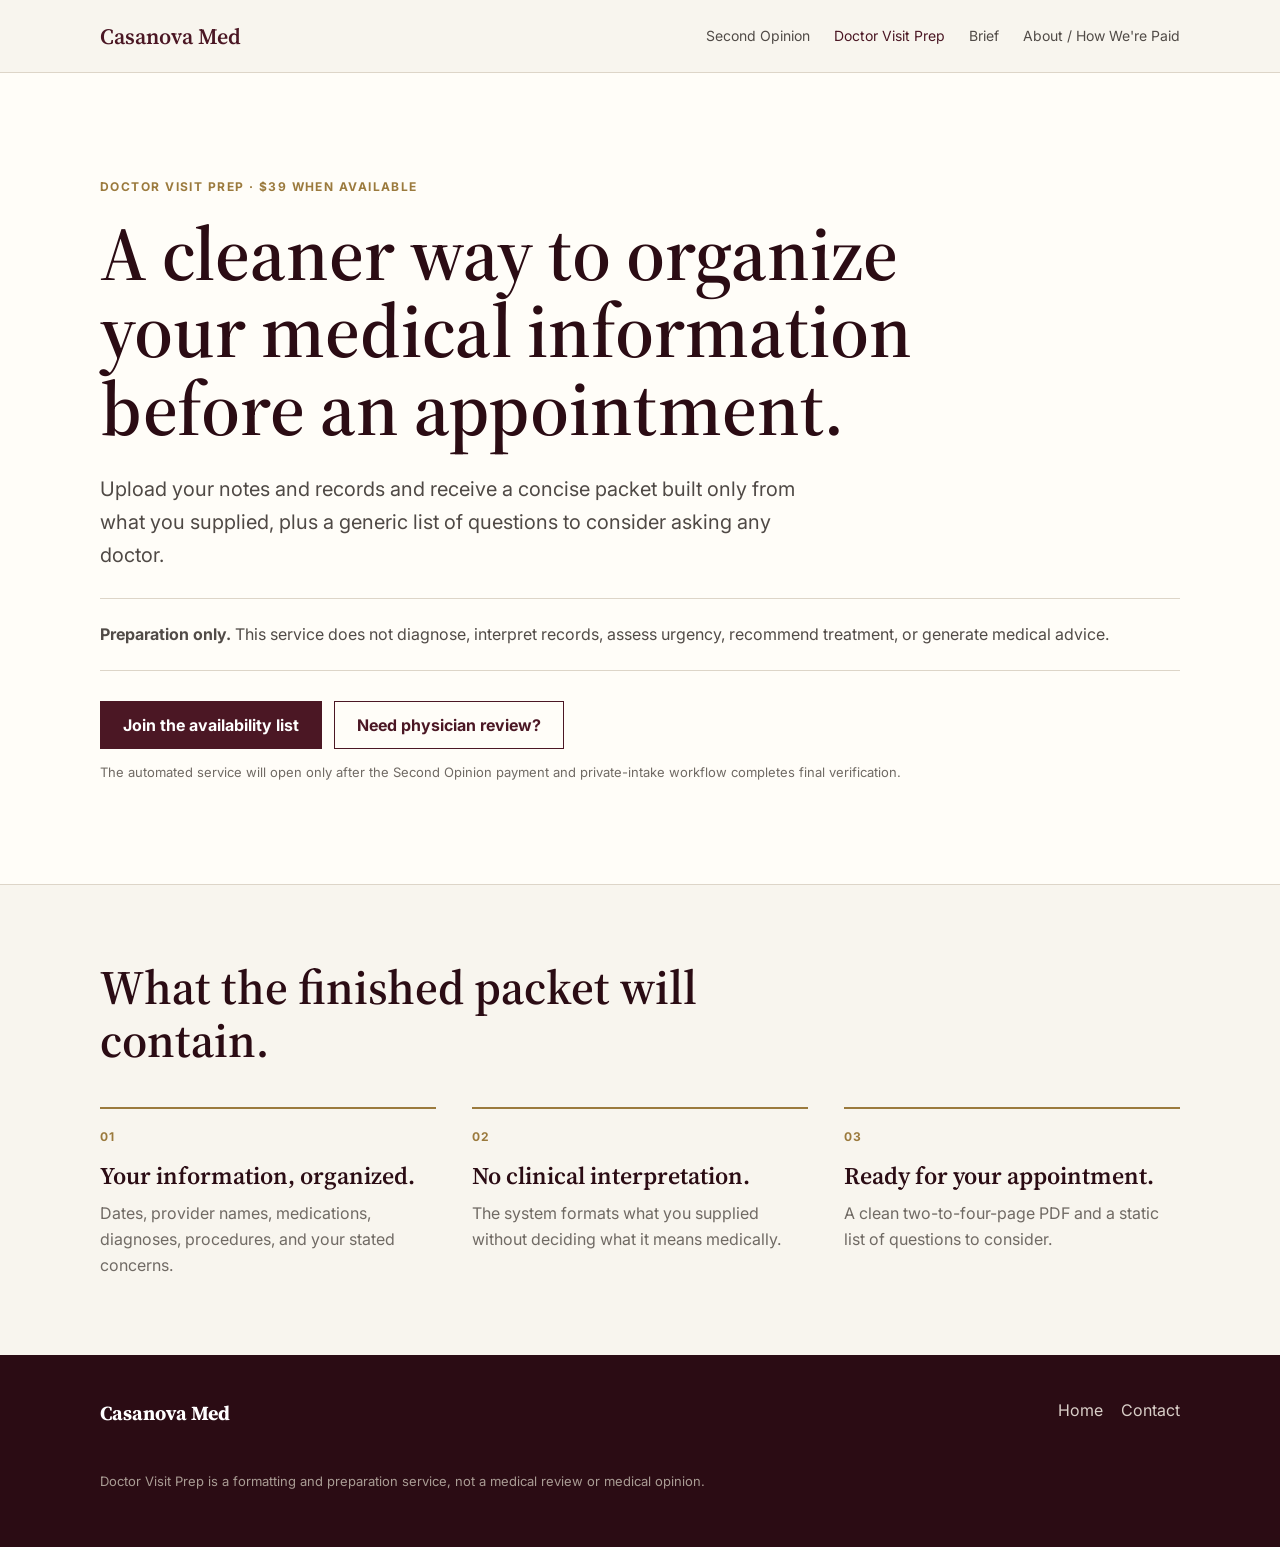
<file: doctor-visit-prep.html>
<!doctype html><html lang="en"><head><meta charset="utf-8"><meta name="viewport" content="width=device-width,initial-scale=1"><title>Doctor Visit Prep | Casanova Med</title><meta name="description" content="A cleaner way to organize your medical information before an appointment. Formatting and preparation only."><link rel="preconnect" href="https://fonts.googleapis.com"><link href="https://fonts.googleapis.com/css2?family=Inter:wght@400;500;600;700&amp;family=Source+Serif+4:wght@500;600&amp;display=swap" rel="stylesheet"><link rel="stylesheet" href="site.css"></head><body><header class="site-header"><div class="wrap nav"><a class="brand" href="index.html">Casanova Med</a><button class="menu" type="button" aria-label="Open navigation" onclick="document.querySelector('.nav-links').classList.toggle('open')">☰</button><nav class="nav-links"><a href="second-opinion.html">Second Opinion</a><a aria-current="page" href="doctor-visit-prep.html">Doctor Visit Prep</a><a href="brief.html">Brief</a><a href="how-casanova-is-paid.html">About / How We're Paid</a></nav></div></header><main><section class="hero"><div class="wrap"><p class="eyebrow">Doctor Visit Prep · $39 when available</p><h1>A cleaner way to organize your medical information before an appointment.</h1><p class="lede">Upload your notes and records and receive a concise packet built only from what you supplied, plus a generic list of questions to consider asking any doctor.</p><p class="notice"><strong>Preparation only.</strong> This service does not diagnose, interpret records, assess urgency, recommend treatment, or generate medical advice.</p><div class="actions"><a class="button" href="mailto:sonny@casanovamed.com?subject=Doctor%20Visit%20Prep%20waitlist">Join the availability list</a><a class="button secondary" href="second-opinion.html">Need physician review?</a></div><p class="fine">The automated service will open only after the Second Opinion payment and private-intake workflow completes final verification.</p></div></section><section class="section"><div class="wrap"><h2>What the finished packet will contain.</h2><div class="steps"><article class="step"><b>01</b><h3>Your information, organized.</h3><p>Dates, provider names, medications, diagnoses, procedures, and your stated concerns.</p></article><article class="step"><b>02</b><h3>No clinical interpretation.</h3><p>The system formats what you supplied without deciding what it means medically.</p></article><article class="step"><b>03</b><h3>Ready for your appointment.</h3><p>A clean two-to-four-page PDF and a static list of questions to consider.</p></article></div></div></section></main><footer class="footer"><div class="wrap footer-row"><strong>Casanova Med</strong><div class="footer-links"><a href="index.html">Home</a><a href="mailto:sonny@casanovamed.com">Contact</a></div><p class="fine">Doctor Visit Prep is a formatting and preparation service, not a medical review or medical opinion.</p></div></footer></body></html>
</file>
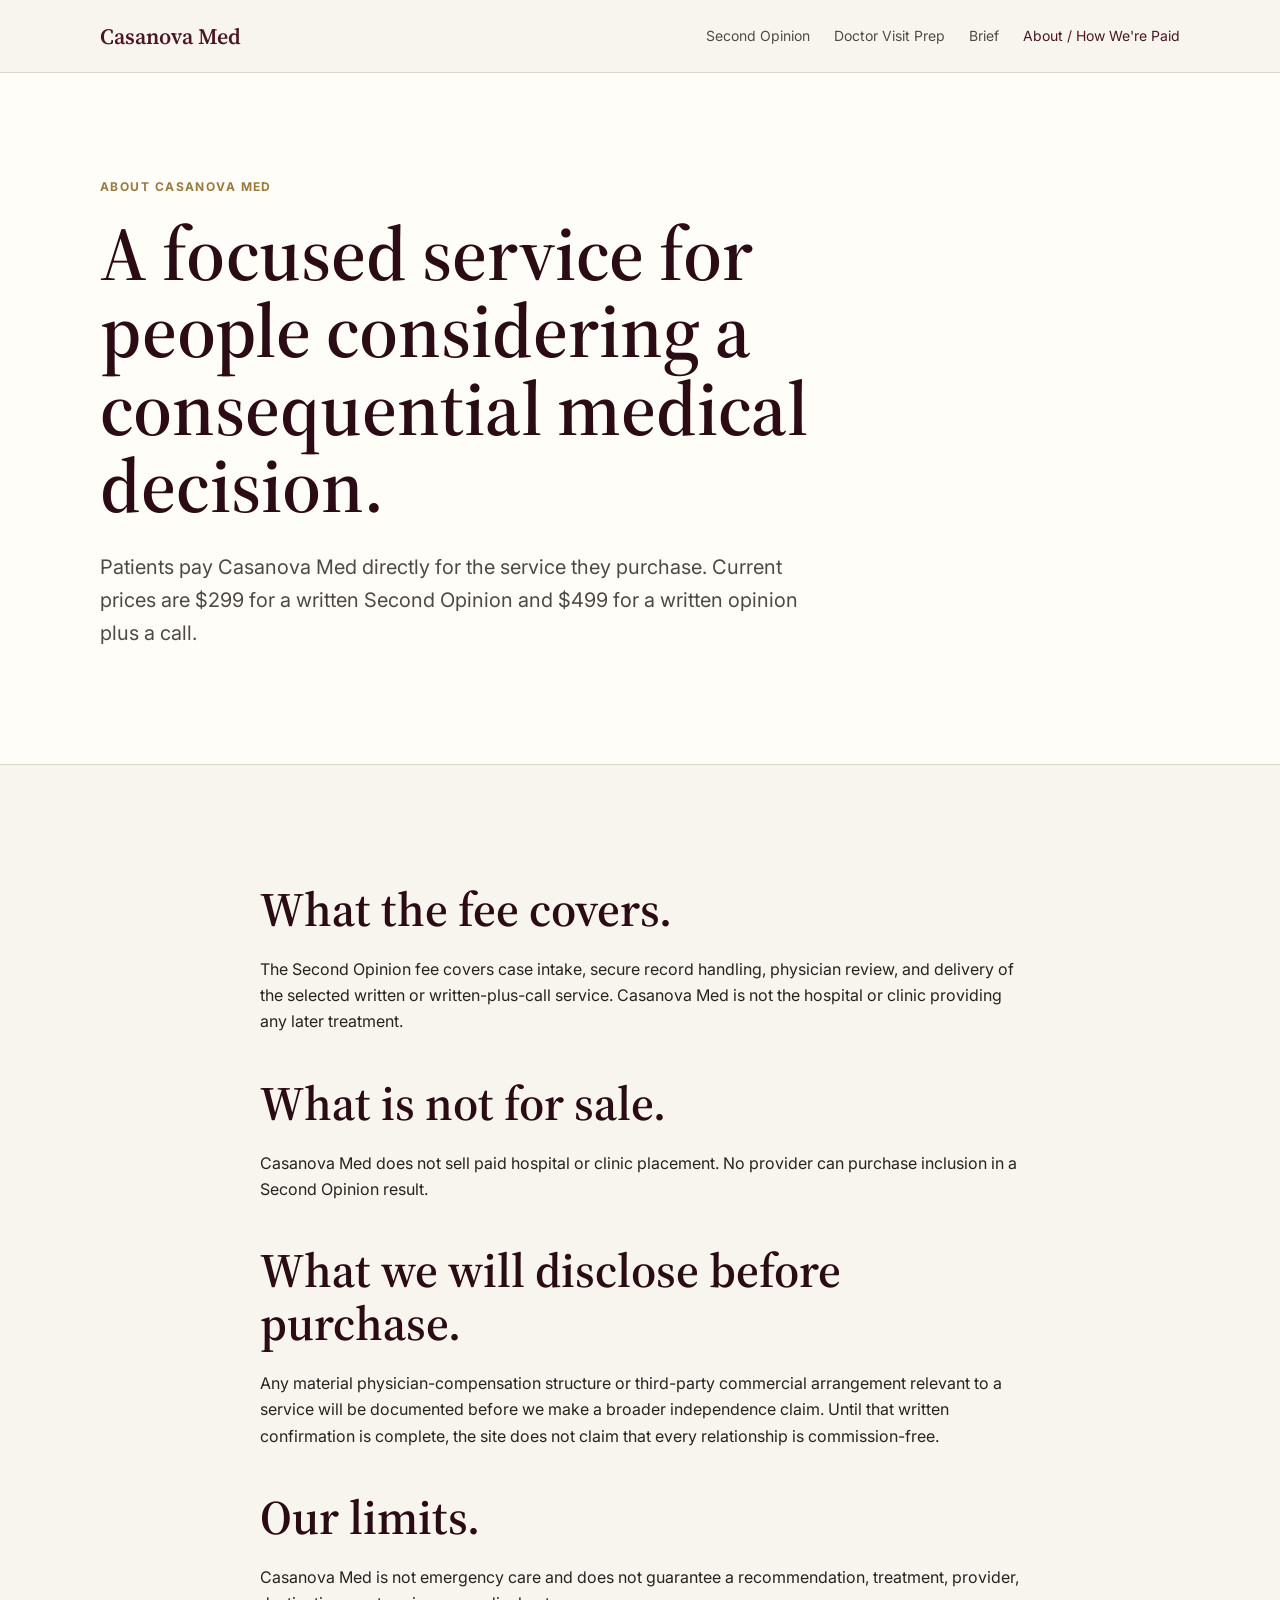
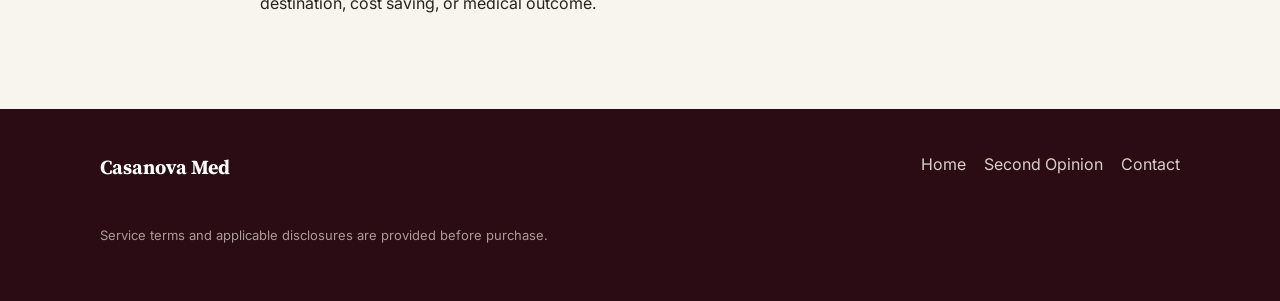
<file: how-casanova-is-paid.html>
<!doctype html><html lang="en"><head><meta charset="utf-8"><meta name="viewport" content="width=device-width,initial-scale=1"><title>About and How We Are Paid | Casanova Med</title><meta name="description" content="The scope of Casanova Med and how patients pay for its services."><link rel="preconnect" href="https://fonts.googleapis.com"><link href="https://fonts.googleapis.com/css2?family=Inter:wght@400;500;600;700&amp;family=Source+Serif+4:wght@500;600&amp;display=swap" rel="stylesheet"><link rel="stylesheet" href="site.css"></head><body><header class="site-header"><div class="wrap nav"><a class="brand" href="index.html">Casanova Med</a><button class="menu" type="button" aria-label="Open navigation" onclick="document.querySelector('.nav-links').classList.toggle('open')">☰</button><nav class="nav-links"><a href="second-opinion.html">Second Opinion</a><a href="doctor-visit-prep.html">Doctor Visit Prep</a><a href="brief.html">Brief</a><a aria-current="page" href="how-casanova-is-paid.html">About / How We're Paid</a></nav></div></header><main><section class="hero"><div class="wrap"><p class="eyebrow">About Casanova Med</p><h1>A focused service for people considering a consequential medical decision.</h1><p class="lede">Patients pay Casanova Med directly for the service they purchase. Current prices are $299 for a written Second Opinion and $499 for a written opinion plus a call.</p></div></section><section class="section"><div class="wrap prose"><h2>What the fee covers.</h2><p>The Second Opinion fee covers case intake, secure record handling, physician review, and delivery of the selected written or written-plus-call service. Casanova Med is not the hospital or clinic providing any later treatment.</p><h2>What is not for sale.</h2><p>Casanova Med does not sell paid hospital or clinic placement. No provider can purchase inclusion in a Second Opinion result.</p><h2>What we will disclose before purchase.</h2><p>Any material physician-compensation structure or third-party commercial arrangement relevant to a service will be documented before we make a broader independence claim. Until that written confirmation is complete, the site does not claim that every relationship is commission-free.</p><h2>Our limits.</h2><p>Casanova Med is not emergency care and does not guarantee a recommendation, treatment, provider, destination, cost saving, or medical outcome.</p></div></section></main><footer class="footer"><div class="wrap footer-row"><strong>Casanova Med</strong><div class="footer-links"><a href="index.html">Home</a><a href="second-opinion.html">Second Opinion</a><a href="mailto:sonny@casanovamed.com">Contact</a></div><p class="fine">Service terms and applicable disclosures are provided before purchase.</p></div></footer></body></html>
</file>
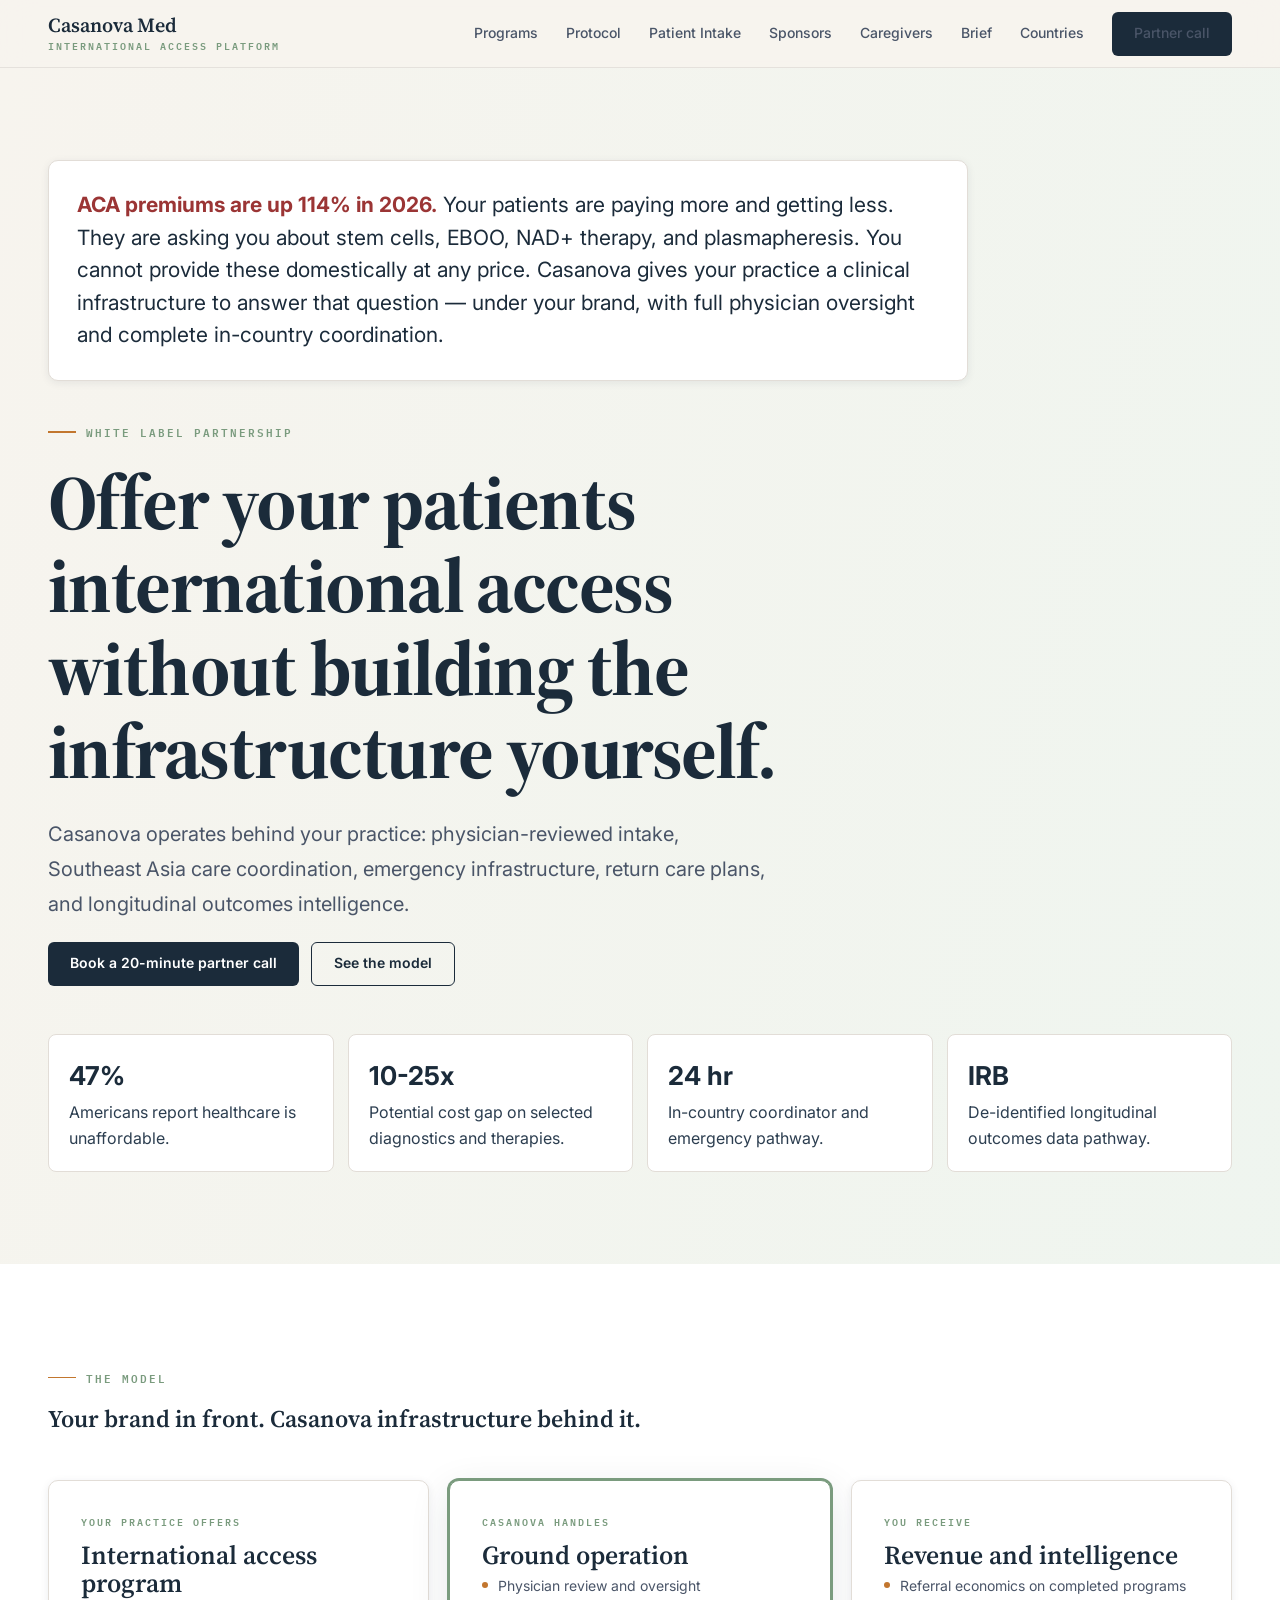
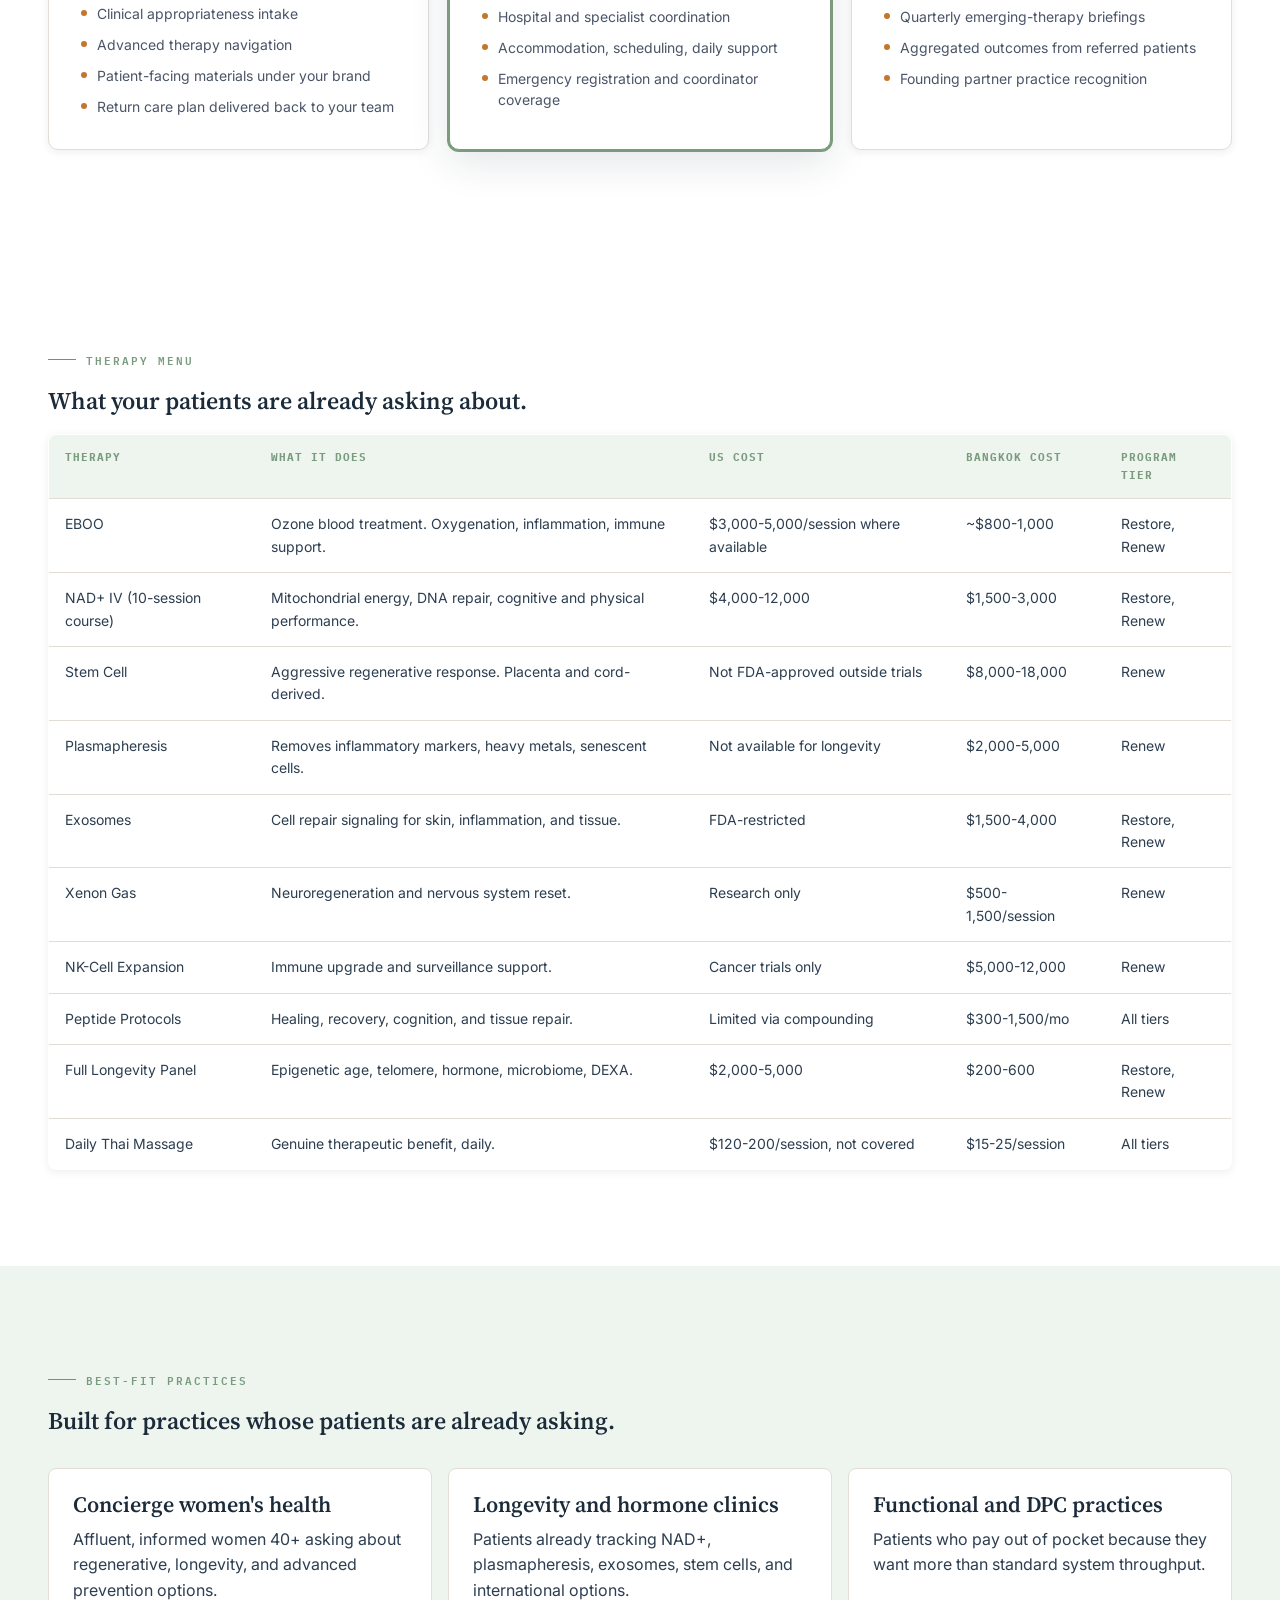
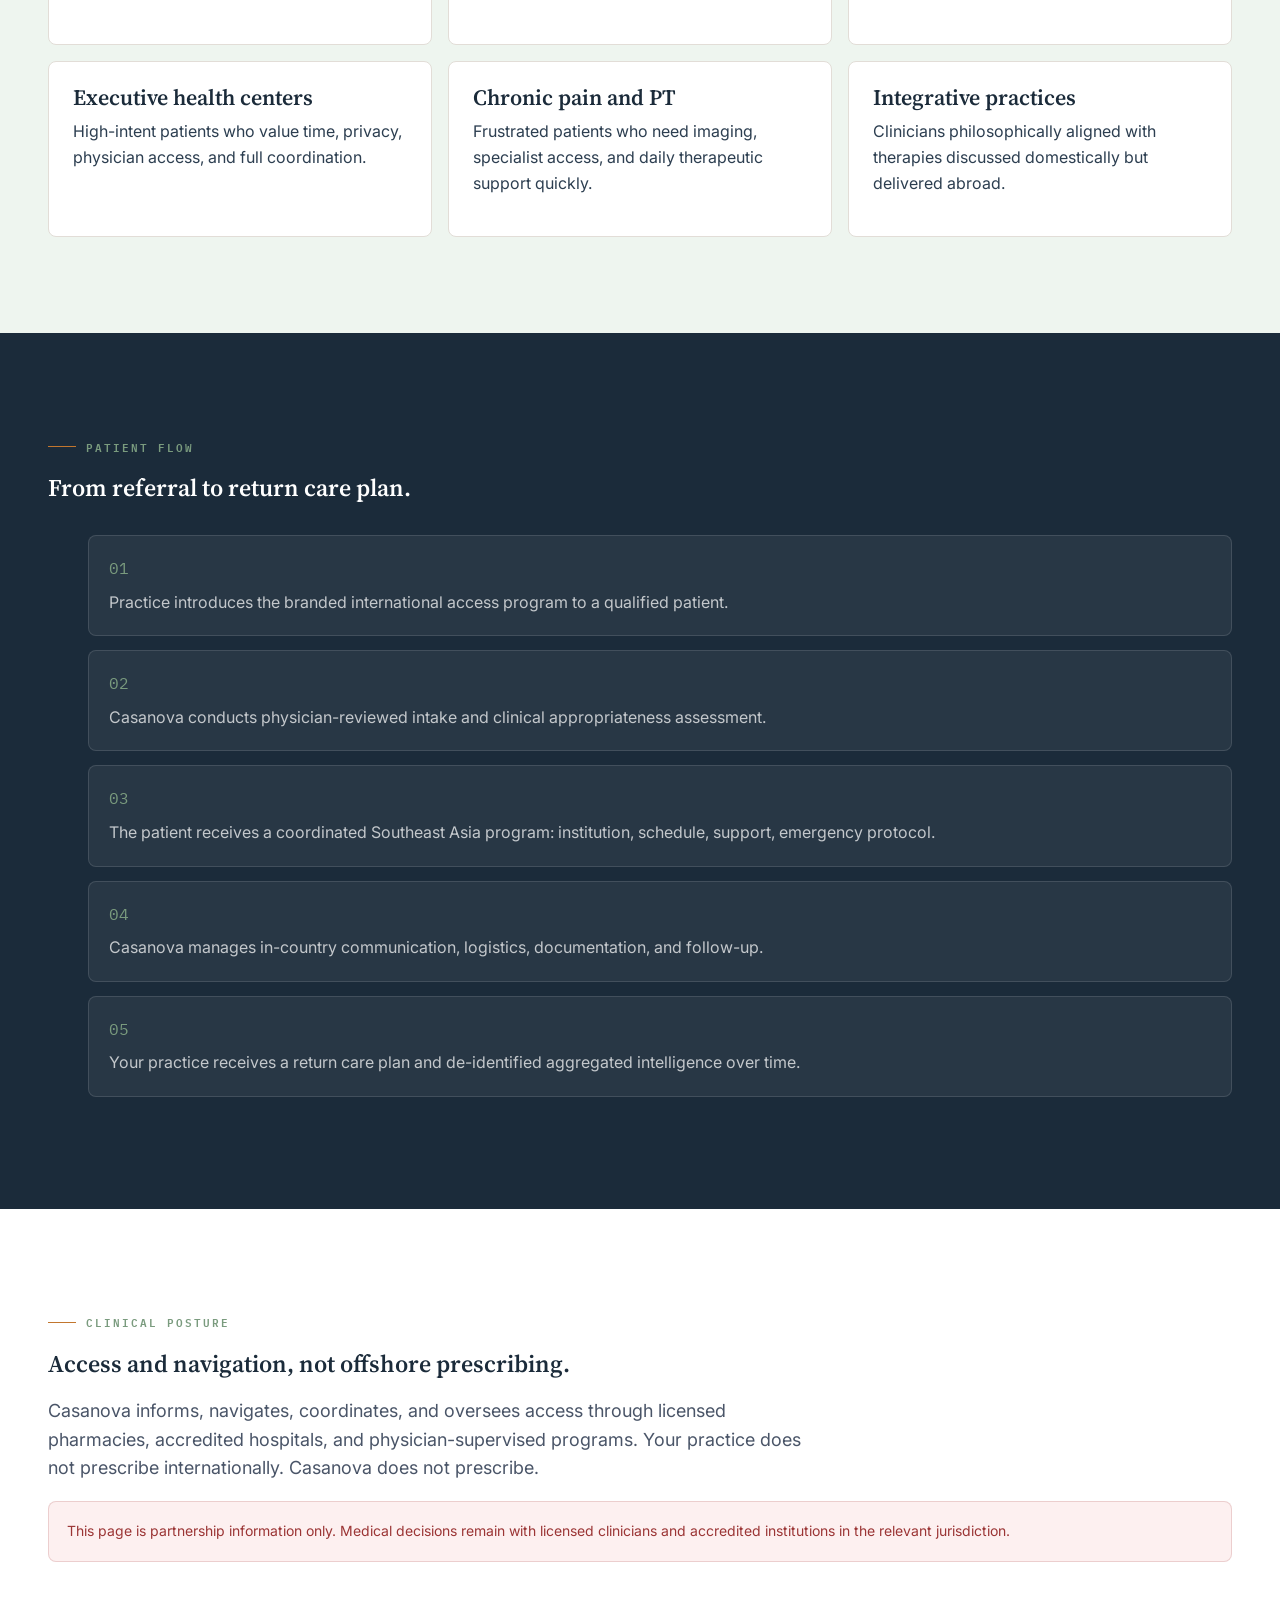
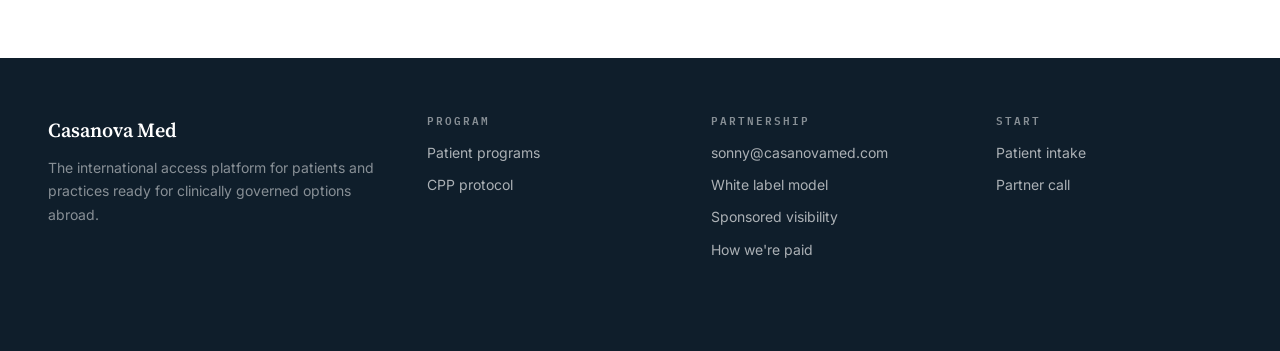
<file: partners.html>
<!DOCTYPE html>
<html lang="en">
<head>
  <meta charset="UTF-8" />
  <meta name="viewport" content="width=device-width, initial-scale=1.0" />
  <title>Casanova Med | White Label Partnership Program</title>
  <meta name="description" content="A white-label international clinical access program for concierge, functional, longevity, DPC, and executive health practices." />
  <link rel="preconnect" href="https://fonts.googleapis.com" />
  <link rel="preconnect" href="https://fonts.gstatic.com" crossorigin />
  <link href="https://fonts.googleapis.com/css2?family=Source+Serif+4:ital,opsz,wght@0,8..60,300;0,8..60,400;0,8..60,600;0,8..60,700&family=IBM+Plex+Mono:wght@400;500;600&family=Inter:wght@400;500;600;700&display=swap" rel="stylesheet" />
  <style>
    :root {
      --navy:    #1B2B3A;
      --paper:   #F7F4EE;
      --sage:    #7A9B7E;
      --amber:   #C2762E;
      --ink:     #2C3E50;
      --ink-soft:#4A5568;
      --muted:   #718096;
      --line:    #E2DDD7;
      --panel:   #FFFFFF;
      --wash:    #EEF5EF;
      --danger:  #9B3535;
      --danger-bg:#FDF0F0;
      --shadow-sm: 0 2px 8px rgba(27,43,58,0.08);
      --shadow:    0 12px 40px rgba(27,43,58,0.12);
      --shadow-lg: 0 24px 60px rgba(27,43,58,0.16);
    }

    *, *::before, *::after { box-sizing: border-box; }
    html { scroll-behavior: smooth; }

    body {
      margin: 0;
      font-family: 'Inter', ui-sans-serif, system-ui, sans-serif;
      color: var(--ink);
      background: var(--paper);
      line-height: 1.6;
    }

    h1, h2, h3, h4, h5 {
      font-family: 'Source Serif 4', Georgia, serif;
      font-weight: 600;
      line-height: 1.08;
      margin-top: 0;
      color: var(--navy);
    }

    p { margin-top: 0; }
    a { color: inherit; }
    button, input, select, textarea { font: inherit; }

    .mono { font-family: 'IBM Plex Mono', monospace; }

    /* ── Topbar ── */
    .topbar {
      position: sticky;
      top: 0;
      z-index: 100;
      display: flex;
      align-items: center;
      justify-content: space-between;
      min-height: 68px;
      padding: 0 48px;
      background: rgba(247, 244, 238, 0.92);
      backdrop-filter: blur(16px);
      border-bottom: 1px solid rgba(226, 221, 215, 0.8);
    }

    .brand {
      display: inline-flex;
      flex-direction: column;
      gap: 2px;
      text-decoration: none;
    }

    .brand strong {
      font-family: 'Source Serif 4', Georgia, serif;
      font-size: 20px;
      font-weight: 600;
      color: var(--navy);
      line-height: 1;
    }

    .brand em {
      font-style: normal;
      font-size: 10px;
      font-weight: 600;
      letter-spacing: 2px;
      text-transform: uppercase;
      color: var(--sage);
      font-family: 'IBM Plex Mono', monospace;
    }

    .nav {
      display: flex;
      align-items: center;
      gap: 28px;
    }

    .nav a {
      color: var(--ink-soft);
      font-size: 14px;
      font-weight: 500;
      text-decoration: none;
      transition: color 0.18s;
    }

    .nav a:hover { color: var(--navy); }

    .btn {
      display: inline-flex;
      align-items: center;
      justify-content: center;
      min-height: 44px;
      padding: 0 22px;
      border: none;
      border-radius: 6px;
      font-weight: 600;
      font-size: 14px;
      cursor: pointer;
      text-decoration: none;
      transition: all 0.2s;
    }

    .btn-primary {
      background: var(--navy);
      color: #fff;
    }

    .btn-primary:hover { background: #253c4e; transform: translateY(-1px); }

    .btn-outline {
      background: transparent;
      color: var(--navy);
      border: 1.5px solid var(--navy);
    }

    .btn-outline:hover { background: var(--navy); color: #fff; }

    .btn-sage {
      background: var(--sage);
      color: #fff;
    }

    .btn-sage:hover { background: #6a8a6e; transform: translateY(-1px); }

    .btn-amber {
      background: var(--amber);
      color: #fff;
    }

    .btn-amber:hover { background: #b06a27; transform: translateY(-1px); }

    /* ── Layout ── */
    .inner {
      width: min(1200px, 100%);
      margin: 0 auto;
    }

    .band {
      padding: 96px 48px;
    }

    .band-sm { padding: 64px 48px; }
    .band-xs { padding: 40px 48px; }

    .band-white { background: #fff; }
    .band-navy  { background: var(--navy); color: #fff; }
    .band-wash  { background: var(--wash); }
    .band-paper { background: var(--paper); }

    .band-white h2,
    .band-wash h2  { color: var(--navy); }
    .band-navy h2  { color: #fff; }
    .band-navy h3  { color: #fff; }
    .band-navy p   { color: rgba(255,255,255,0.75); }

    .section-label {
      display: inline-flex;
      align-items: center;
      gap: 10px;
      margin-bottom: 20px;
      font-family: 'IBM Plex Mono', monospace;
      font-size: 11px;
      font-weight: 600;
      letter-spacing: 2px;
      text-transform: uppercase;
      color: var(--sage);
    }

    .section-label::before {
      content: '';
      display: block;
      width: 28px;
      height: 1.5px;
      background: var(--amber);
    }

    /* ── Hero ── */
    .hero {
      position: relative;
      min-height: 92vh;
      display: flex;
      align-items: center;
      padding: 80px 48px;
      overflow: hidden;
    }

    .hero-bg {
      position: absolute;
      inset: 0;
      background:
        linear-gradient(105deg, rgba(247,244,238,0.98) 0%, rgba(247,244,238,0.92) 42%, rgba(247,244,238,0.55) 68%, rgba(247,244,238,0.12) 100%),
        url("assets/protocol-hero.png") center right / cover no-repeat;
      z-index: 0;
    }

    .hero-inner {
      position: relative;
      z-index: 1;
      width: min(1200px, 100%);
      margin: 0 auto;
    }

    .hero-copy { max-width: 680px; }

    h1 {
      font-size: clamp(44px, 6vw, 82px);
      margin-bottom: 24px;
      font-weight: 700;
      letter-spacing: -0.02em;
    }

    .hero-lede {
      font-size: 20px;
      line-height: 1.7;
      color: var(--ink-soft);
      margin-bottom: 36px;
      max-width: 580px;
    }

    .hero-actions {
      display: flex;
      flex-wrap: wrap;
      gap: 12px;
      margin-bottom: 48px;
    }

    .trust-strip {
      display: flex;
      flex-wrap: wrap;
      gap: 0;
    }

    .trust-pill {
      display: flex;
      align-items: center;
      gap: 8px;
      padding: 10px 18px;
      border: 1px solid var(--line);
      background: rgba(255,255,255,0.75);
      font-size: 13px;
      font-weight: 500;
      color: var(--ink-soft);
      margin-right: -1px;
    }

    .trust-pill:first-child { border-radius: 6px 0 0 6px; }
    .trust-pill:last-child  { border-radius: 0 6px 6px 0; margin-right: 0; }

    .trust-pill .dot {
      width: 6px;
      height: 6px;
      border-radius: 50%;
      background: var(--sage);
      flex-shrink: 0;
    }

    /* ── Slogan ── */
    .slogan-band {
      background: var(--navy);
      padding: 28px 48px;
    }

    .slogan-inner {
      width: min(1200px, 100%);
      margin: 0 auto;
      display: flex;
      align-items: center;
      justify-content: space-between;
      gap: 24px;
      flex-wrap: wrap;
    }

    .slogan {
      font-family: 'IBM Plex Mono', monospace;
      font-size: 13px;
      font-weight: 500;
      letter-spacing: 1.5px;
      color: rgba(255,255,255,0.55);
      text-transform: uppercase;
    }

    .slogan strong {
      color: rgba(255,255,255,0.9);
      font-weight: 600;
    }

    /* ── Programs ── */
    .program-grid {
      display: grid;
      grid-template-columns: repeat(3, minmax(0, 1fr));
      gap: 20px;
      margin-top: 48px;
    }

    .program-card {
      display: flex;
      flex-direction: column;
      padding: 32px;
      border: 1px solid var(--line);
      border-radius: 10px;
      background: #fff;
      box-shadow: var(--shadow-sm);
      transition: box-shadow 0.2s, transform 0.2s;
    }

    .program-card:hover {
      box-shadow: var(--shadow);
      transform: translateY(-2px);
    }

    .program-card.featured {
      border-color: var(--sage);
      box-shadow: 0 0 0 2px var(--sage), var(--shadow);
    }

    .program-tier {
      font-family: 'IBM Plex Mono', monospace;
      font-size: 10px;
      font-weight: 600;
      letter-spacing: 2px;
      text-transform: uppercase;
      color: var(--sage);
      margin-bottom: 12px;
    }

    .program-card h3 {
      font-size: 26px;
      margin-bottom: 6px;
    }

    .program-duration {
      font-size: 13px;
      color: var(--muted);
      margin-bottom: 20px;
    }

    .program-fee {
      font-family: 'IBM Plex Mono', monospace;
      font-size: 32px;
      font-weight: 600;
      color: var(--navy);
      margin-bottom: 4px;
    }

    .program-fee-note {
      font-size: 13px;
      color: var(--muted);
      margin-bottom: 24px;
    }

    .program-includes {
      list-style: none;
      padding: 0;
      margin: 0 0 auto;
      display: grid;
      gap: 10px;
    }

    .program-includes li {
      display: flex;
      align-items: flex-start;
      gap: 10px;
      font-size: 14px;
      color: var(--ink-soft);
      line-height: 1.5;
    }

    .program-includes li::before {
      content: '';
      display: block;
      width: 6px;
      height: 6px;
      min-width: 6px;
      border-radius: 50%;
      background: var(--amber);
      margin-top: 7px;
    }

    .program-cta {
      margin-top: 28px;
      width: 100%;
      text-align: center;
    }

    .program-allin {
      margin-top: 12px;
      font-size: 12px;
      color: var(--muted);
      text-align: center;
      font-family: 'IBM Plex Mono', monospace;
    }

    /* ── How it works ── */
    .steps-grid {
      display: grid;
      grid-template-columns: repeat(4, minmax(0, 1fr));
      gap: 16px;
      margin-top: 48px;
    }

    .step {
      padding: 28px;
      border: 1px solid rgba(255,255,255,0.12);
      border-radius: 10px;
      background: rgba(255,255,255,0.05);
    }

    .step-num {
      font-family: 'IBM Plex Mono', monospace;
      font-size: 11px;
      font-weight: 600;
      letter-spacing: 2px;
      color: var(--sage);
      margin-bottom: 20px;
    }

    .step h3 {
      font-size: 18px;
      color: #fff;
      margin-bottom: 10px;
    }

    .step p {
      font-size: 14px;
      line-height: 1.7;
      color: rgba(255,255,255,0.65);
      margin-bottom: 0;
    }

    /* ── CPP section ── */
    .cpp-grid {
      display: grid;
      grid-template-columns: repeat(3, minmax(0, 1fr));
      gap: 16px;
      margin-top: 32px;
    }

    .cpp-card {
      padding: 24px;
      border: 1px solid var(--line);
      border-radius: 8px;
      background: #fff;
    }

    .cpp-tag {
      display: inline-block;
      padding: 3px 10px;
      border-radius: 4px;
      background: rgba(122,155,126,0.12);
      color: var(--sage);
      font-family: 'IBM Plex Mono', monospace;
      font-size: 10px;
      font-weight: 600;
      letter-spacing: 1.5px;
      text-transform: uppercase;
      margin-bottom: 14px;
    }

    .cpp-card h4 {
      font-size: 20px;
      margin-bottom: 10px;
    }

    .cpp-card p {
      font-size: 14px;
      color: var(--muted);
      line-height: 1.65;
      margin-bottom: 14px;
    }

    .cpp-ingredient-list {
      list-style: none;
      padding: 0;
      margin: 0;
      display: grid;
      gap: 7px;
    }

    .cpp-ingredient-list li {
      font-family: 'IBM Plex Mono', monospace;
      font-size: 12px;
      color: var(--ink-soft);
      display: flex;
      align-items: flex-start;
      gap: 8px;
    }

    .cpp-ingredient-list li::before {
      content: '—';
      color: var(--amber);
      flex-shrink: 0;
    }

    /* ── Partners ── */
    .partners-grid {
      display: grid;
      grid-template-columns: repeat(3, minmax(0, 1fr));
      gap: 16px;
      margin-top: 36px;
    }

    .partner-card {
      padding: 24px;
      border: 1px solid var(--line);
      border-radius: 8px;
      background: #fff;
    }

    .partner-country {
      font-family: 'IBM Plex Mono', monospace;
      font-size: 10px;
      font-weight: 600;
      letter-spacing: 2px;
      text-transform: uppercase;
      color: var(--muted);
      margin-bottom: 6px;
    }

    .partner-card h4 {
      font-size: 18px;
      margin-bottom: 8px;
    }

    .partner-card p {
      font-size: 13px;
      color: var(--muted);
      line-height: 1.65;
      margin-bottom: 0;
    }

    /* ── Origin ── */
    .origin-grid {
      display: grid;
      grid-template-columns: repeat(3, minmax(0, 1fr));
      gap: 20px;
      margin-top: 44px;
    }

    .origin-card {
      padding: 28px;
      border-top: 3px solid var(--amber);
      background: #fff;
      border-radius: 0 0 8px 8px;
      box-shadow: var(--shadow-sm);
    }

    .origin-card h4 {
      font-size: 19px;
      margin-bottom: 14px;
    }

    .origin-card p {
      font-size: 15px;
      color: var(--ink-soft);
      line-height: 1.75;
      margin-bottom: 0;
    }

    /* ── Emergency ── */
    .emergency-grid {
      display: grid;
      grid-template-columns: 1fr 1fr;
      gap: 24px;
      margin-top: 36px;
      align-items: start;
    }

    .emergency-steps {
      list-style: none;
      padding: 0;
      margin: 0;
      display: grid;
      gap: 12px;
    }

    .emergency-steps li {
      display: flex;
      gap: 14px;
      align-items: flex-start;
    }

    .emergency-step-num {
      width: 32px;
      height: 32px;
      min-width: 32px;
      border-radius: 50%;
      background: var(--sage);
      color: #fff;
      font-family: 'IBM Plex Mono', monospace;
      font-size: 12px;
      font-weight: 600;
      display: flex;
      align-items: center;
      justify-content: center;
    }

    .emergency-steps li > div {
      padding-top: 4px;
    }

    .emergency-steps li h5 {
      font-size: 15px;
      color: var(--navy);
      margin-bottom: 3px;
    }

    .emergency-steps li p {
      font-size: 13px;
      color: var(--muted);
      margin-bottom: 0;
    }

    .emergency-panel {
      padding: 28px;
      background: var(--navy);
      border-radius: 10px;
      color: #fff;
    }

    .emergency-panel h4 {
      color: #fff;
      font-size: 20px;
      margin-bottom: 16px;
    }

    .emergency-panel p {
      font-size: 14px;
      color: rgba(255,255,255,0.75);
      line-height: 1.7;
      margin-bottom: 16px;
    }

    .emergency-contact {
      font-family: 'IBM Plex Mono', monospace;
      font-size: 13px;
      color: var(--sage);
      font-weight: 600;
    }

    /* ── Intake ── */
    .intake-wrap {
      display: grid;
      grid-template-columns: 0.9fr 1.1fr;
      gap: 48px;
      align-items: start;
    }

    .intake-copy h2 {
      font-size: clamp(34px, 4.5vw, 54px);
      margin-bottom: 16px;
    }

    .intake-copy p {
      font-size: 16px;
      color: var(--ink-soft);
      line-height: 1.75;
      margin-bottom: 28px;
    }

    .metrics-2 {
      display: grid;
      grid-template-columns: 1fr 1fr;
      gap: 12px;
      margin-bottom: 28px;
    }

    .metric-card {
      padding: 18px;
      border-radius: 8px;
      background: var(--wash);
    }

    .metric-card strong {
      display: block;
      font-family: 'IBM Plex Mono', monospace;
      font-size: 26px;
      font-weight: 600;
      color: var(--navy);
      margin-bottom: 4px;
    }

    .metric-card span {
      font-size: 13px;
      color: var(--muted);
    }

    .intake-trust {
      display: grid;
      gap: 8px;
    }

    .intake-trust-item {
      display: flex;
      align-items: center;
      gap: 10px;
      font-size: 14px;
      color: var(--ink-soft);
    }

    .intake-trust-item .check {
      width: 20px;
      height: 20px;
      min-width: 20px;
      border-radius: 50%;
      background: var(--sage);
      color: #fff;
      font-size: 11px;
      font-weight: 700;
      display: flex;
      align-items: center;
      justify-content: center;
    }

    /* ── Form ── */
    .intake-form-wrap {
      padding: 36px;
      border: 1px solid var(--line);
      border-radius: 12px;
      background: #fff;
      box-shadow: var(--shadow);
    }

    form { display: grid; gap: 16px; }

    .field-row { display: grid; grid-template-columns: 1fr 1fr; gap: 16px; }

    label {
      display: grid;
      gap: 6px;
      font-size: 13px;
      font-weight: 600;
      color: var(--ink-soft);
      letter-spacing: 0.02em;
    }

    input[type="text"], input[type="email"], input[type="tel"],
    select, textarea {
      width: 100%;
      padding: 11px 13px;
      border: 1.5px solid var(--line);
      border-radius: 6px;
      color: var(--ink);
      background: #fff;
      outline: none;
      font-size: 15px;
      transition: border-color 0.18s, box-shadow 0.18s;
      min-height: 46px;
    }

    input:focus, select:focus, textarea:focus {
      border-color: var(--sage);
      box-shadow: 0 0 0 3px rgba(122,155,126,0.15);
    }

    textarea { min-height: 100px; resize: vertical; }

    .consent-row {
      display: grid;
      grid-template-columns: 20px 1fr;
      gap: 10px;
      align-items: start;
    }

    .consent-row input {
      width: 18px;
      height: 18px;
      min-height: 0;
      margin-top: 2px;
      accent-color: var(--sage);
    }

    .consent-row span {
      font-size: 13px;
      color: var(--muted);
      line-height: 1.6;
    }

    .form-score-display {
      display: none;
      padding: 16px;
      border-radius: 8px;
      border: 1px solid;
    }

    .form-score-display.visible { display: block; }
    .form-score-display.priority {
      background: rgba(122,155,126,0.1);
      border-color: rgba(122,155,126,0.3);
      color: #2a6b3e;
    }
    .form-score-display.standard {
      background: rgba(194,118,46,0.08);
      border-color: rgba(194,118,46,0.25);
      color: #8a5010;
    }
    .form-score-display.general {
      background: rgba(27,43,58,0.06);
      border-color: rgba(27,43,58,0.15);
      color: var(--navy);
    }

    .score-label {
      font-family: 'IBM Plex Mono', monospace;
      font-size: 11px;
      font-weight: 600;
      letter-spacing: 2px;
      text-transform: uppercase;
      margin-bottom: 6px;
    }

    .score-message {
      font-size: 14px;
      line-height: 1.65;
    }

    /* ── FAQ ── */
    .faq-grid {
      display: grid;
      grid-template-columns: 1fr 1fr;
      gap: 20px;
      margin-top: 40px;
    }

    .faq-item {
      padding: 24px;
      border: 1px solid var(--line);
      border-radius: 8px;
      background: #fff;
    }

    .faq-item h4 {
      font-size: 16px;
      margin-bottom: 10px;
    }

    .faq-item p {
      font-size: 14px;
      color: var(--muted);
      line-height: 1.7;
      margin-bottom: 0;
    }

    /* ── Disclaimer ── */
    .disclaimer-band {
      background: var(--navy);
      padding: 24px 48px;
    }

    .disclaimer-inner {
      width: min(1200px, 100%);
      margin: 0 auto;
    }

    .disclaimer-inner p {
      font-size: 12px;
      color: rgba(255,255,255,0.45);
      line-height: 1.7;
      margin-bottom: 0;
      font-family: 'IBM Plex Mono', monospace;
    }

    /* ── Footer ── */
    footer {
      background: #0f1e2b;
      padding: 56px 48px 32px;
    }

    .footer-grid {
      width: min(1200px, 100%);
      margin: 0 auto;
      display: grid;
      grid-template-columns: 1.4fr 1fr 1fr 1fr;
      gap: 48px;
      margin-bottom: 48px;
    }

    .footer-brand strong {
      display: block;
      font-family: 'Source Serif 4', Georgia, serif;
      font-size: 20px;
      font-weight: 600;
      color: #fff;
      margin-bottom: 10px;
    }

    .footer-brand p {
      font-size: 14px;
      color: rgba(255,255,255,0.5);
      line-height: 1.7;
      margin-bottom: 16px;
    }

    .footer-col h5 {
      font-family: 'IBM Plex Mono', monospace;
      font-size: 11px;
      font-weight: 600;
      letter-spacing: 2px;
      text-transform: uppercase;
      color: rgba(255,255,255,0.5);
      margin-bottom: 16px;
    }

    .footer-col a {
      display: block;
      font-size: 14px;
      color: rgba(255,255,255,0.65);
      text-decoration: none;
      margin-bottom: 10px;
      transition: color 0.18s;
    }

    .footer-col a:hover { color: #fff; }

    .footer-bottom {
      width: min(1200px, 100%);
      margin: 0 auto;
      padding-top: 24px;
      border-top: 1px solid rgba(255,255,255,0.08);
      display: flex;
      justify-content: space-between;
      align-items: center;
      flex-wrap: wrap;
      gap: 12px;
    }

    .footer-bottom span {
      font-size: 13px;
      color: rgba(255,255,255,0.35);
    }

    /* ── Concierge widget ── */
    #concierge-btn {
      position: fixed;
      bottom: 28px;
      right: 28px;
      z-index: 1000;
      width: 56px;
      height: 56px;
      border-radius: 50%;
      background: var(--navy);
      color: #fff;
      border: none;
      cursor: pointer;
      box-shadow: 0 8px 24px rgba(27,43,58,0.35);
      display: flex;
      align-items: center;
      justify-content: center;
      font-size: 22px;
      transition: transform 0.2s, box-shadow 0.2s;
    }

    #concierge-btn:hover {
      transform: scale(1.08);
      box-shadow: 0 12px 32px rgba(27,43,58,0.45);
    }

    #concierge-panel {
      position: fixed;
      bottom: 96px;
      right: 28px;
      z-index: 1000;
      width: 360px;
      max-height: 520px;
      border-radius: 12px;
      background: #fff;
      box-shadow: 0 24px 60px rgba(27,43,58,0.22);
      display: flex;
      flex-direction: column;
      overflow: hidden;
      transform: scale(0.92) translateY(12px);
      transform-origin: bottom right;
      opacity: 0;
      pointer-events: none;
      transition: all 0.22s cubic-bezier(0.34, 1.56, 0.64, 1);
    }

    #concierge-panel.open {
      transform: scale(1) translateY(0);
      opacity: 1;
      pointer-events: auto;
    }

    .concierge-header {
      padding: 16px 20px;
      background: var(--navy);
      color: #fff;
      display: flex;
      align-items: center;
      justify-content: space-between;
      flex-shrink: 0;
    }

    .concierge-header-left {
      display: flex;
      align-items: center;
      gap: 10px;
    }

    .concierge-avatar {
      width: 34px;
      height: 34px;
      border-radius: 50%;
      background: var(--sage);
      display: flex;
      align-items: center;
      justify-content: center;
      font-size: 16px;
    }

    .concierge-header-text strong {
      display: block;
      font-size: 14px;
      color: #fff;
      margin-bottom: 1px;
    }

    .concierge-header-text span {
      font-size: 11px;
      color: rgba(255,255,255,0.55);
      font-family: 'IBM Plex Mono', monospace;
    }

    #concierge-close {
      background: none;
      border: none;
      color: rgba(255,255,255,0.6);
      cursor: pointer;
      font-size: 20px;
      padding: 4px;
      line-height: 1;
      transition: color 0.18s;
    }

    #concierge-close:hover { color: #fff; }

    #concierge-messages {
      flex: 1;
      overflow-y: auto;
      padding: 16px;
      display: grid;
      align-content: start;
      gap: 12px;
    }

    .msg {
      max-width: 86%;
      padding: 10px 13px;
      border-radius: 10px;
      font-size: 14px;
      line-height: 1.55;
    }

    .msg-assistant {
      background: var(--wash);
      color: var(--ink);
      border-radius: 2px 10px 10px 10px;
      align-self: start;
    }

    .msg-user {
      background: var(--navy);
      color: #fff;
      border-radius: 10px 2px 10px 10px;
      align-self: end;
      margin-left: auto;
    }

    .msg-typing {
      display: flex;
      gap: 4px;
      padding: 12px 16px;
    }

    .msg-typing span {
      width: 6px;
      height: 6px;
      border-radius: 50%;
      background: var(--muted);
      animation: bounce 1.2s infinite;
    }

    .msg-typing span:nth-child(2) { animation-delay: 0.15s; }
    .msg-typing span:nth-child(3) { animation-delay: 0.3s;  }

    @keyframes bounce {
      0%, 80%, 100% { transform: translateY(0); opacity: 0.4; }
      40% { transform: translateY(-4px); opacity: 1; }
    }

    .concierge-input-row {
      padding: 12px 14px;
      border-top: 1px solid var(--line);
      display: flex;
      gap: 8px;
      flex-shrink: 0;
    }

    #concierge-input {
      flex: 1;
      padding: 9px 12px;
      border: 1.5px solid var(--line);
      border-radius: 20px;
      font-size: 14px;
      outline: none;
      color: var(--ink);
      min-height: 0;
      resize: none;
      background: #fff;
      transition: border-color 0.18s;
    }

    #concierge-input:focus { border-color: var(--sage); }

    #concierge-send {
      width: 36px;
      height: 36px;
      border-radius: 50%;
      background: var(--navy);
      color: #fff;
      border: none;
      cursor: pointer;
      display: flex;
      align-items: center;
      justify-content: center;
      font-size: 16px;
      flex-shrink: 0;
      transition: background 0.18s;
    }

    #concierge-send:hover { background: #253c4e; }

    /* ── Responsive ── */
    @media (max-width: 1024px) {
      .topbar { padding: 0 28px; }
      .nav a:not(.btn-primary) { display: none; }
      .band { padding-left: 28px; padding-right: 28px; }
      .band-sm { padding-left: 28px; padding-right: 28px; }
      .band-xs { padding-left: 28px; padding-right: 28px; }
      .slogan-band, .disclaimer-band { padding-left: 28px; padding-right: 28px; }
      .hero { padding-left: 28px; padding-right: 28px; }
      .footer-grid { grid-template-columns: 1fr 1fr; }
    }

    @media (max-width: 768px) {
      .program-grid, .steps-grid, .cpp-grid, .partners-grid,
      .origin-grid, .emergency-grid, .intake-wrap { grid-template-columns: 1fr; }
      .faq-grid { grid-template-columns: 1fr; }
      .field-row { grid-template-columns: 1fr; }
      .metrics-2 { grid-template-columns: 1fr 1fr; }
      .trust-strip { flex-direction: column; }
      .trust-pill { border-radius: 6px !important; margin-right: 0; margin-bottom: -1px; }
      .footer-grid { grid-template-columns: 1fr; gap: 32px; }
      footer { padding: 40px 24px 24px; }
      .slogan-inner { flex-direction: column; align-items: flex-start; }
      #concierge-panel { width: calc(100vw - 32px); right: 16px; bottom: 88px; }
    }
  </style>
  <style>
    .partner-hero { min-height: 74vh; display:flex; align-items:center; padding: 92px 48px; background: linear-gradient(105deg, rgba(247,244,238,.98), rgba(238,245,239,.92)); }
    .partner-hero h1 { max-width: 840px; }
    .partner-lede { max-width: 720px; font-size:20px; color:var(--ink-soft); line-height:1.75; }
    .metric-row { display:grid; grid-template-columns:repeat(4,minmax(0,1fr)); gap:14px; margin-top:38px; }
    .metric { background:#fff; border:1px solid var(--line); border-radius:8px; padding:20px; }
    .metric strong { display:block; font-size:26px; color:var(--navy); margin-bottom:4px; }
    .fit-grid { display:grid; grid-template-columns:repeat(3,minmax(0,1fr)); gap:16px; margin-top:34px; }
    .fit { background:#fff; border:1px solid var(--line); border-radius:8px; padding:24px; }
    .fit h3 { font-size:22px; margin-bottom:10px; }
    .process { counter-reset: step; display:grid; gap:14px; margin-top:34px; }
    .process li { list-style:none; background:rgba(255,255,255,.06); border:1px solid rgba(255,255,255,.12); border-radius:8px; padding:20px; color:rgba(255,255,255,.72); }
    .process li::before { counter-increment: step; content: counter(step, decimal-leading-zero); display:block; font-family:'IBM Plex Mono',monospace; color:var(--sage); margin-bottom:8px; }
    .warning { background:var(--danger-bg); border:1px solid rgba(155,53,53,.18); color:var(--danger); border-radius:8px; padding:18px; font-size:14px; }
    .therapy-table{width:100%;border-collapse:collapse;background:#fff;border:1px solid var(--line);border-radius:8px;overflow:hidden;box-shadow:var(--shadow-sm)}.therapy-table th,.therapy-table td{padding:14px 16px;border-bottom:1px solid var(--line);text-align:left;vertical-align:top;font-size:14px}.therapy-table th{font-family:'IBM Plex Mono',monospace;font-size:11px;text-transform:uppercase;letter-spacing:1px;color:var(--sage);background:var(--wash)}.therapy-table tr:last-child td{border-bottom:0}.market-context{max-width:920px;background:#fff;border:1px solid var(--line);border-radius:10px;padding:28px;margin:0 0 34px;box-shadow:var(--shadow-sm)}.market-context p{font-size:21px;line-height:1.55;color:var(--navy);margin:0}.market-context strong{color:var(--danger)}
    @media(max-width:900px){.metric-row,.fit-grid{grid-template-columns:1fr}.partner-hero{padding:64px 24px}.therapy-table{display:block;overflow-x:auto;white-space:nowrap}}
  </style>
</head>
<body id="top">
  <header class="topbar">
    <a class="brand" href="index.html"><strong>Casanova Med</strong><em>International Access Platform</em></a>
    <nav class="nav">
      <a href="programs.html">Programs</a>
      <a href="index.html#protocol">Protocol</a>
      <a href="index.html#intake">Patient Intake</a>
      <a href="sponsors.html">Sponsors</a>
      <a href="caregivers.html">Caregivers</a>
      <a href="brief.html">Brief</a>
      <a href="countries.html">Countries</a>
      <a class="btn btn-primary" href="mailto:sonny@casanovamed.com?subject=Casanova%20White%20Label%20Partnership">Partner call</a>
    </nav>
  </header>
  <section class="partner-hero">
    <div class="inner">
      <div class="market-context">
        <p><strong>ACA premiums are up 114% in 2026.</strong> Your patients are paying more and getting less. They are asking you about stem cells, EBOO, NAD+ therapy, and plasmapheresis. You cannot provide these domestically at any price. Casanova gives your practice a clinical infrastructure to answer that question — under your brand, with full physician oversight and complete in-country coordination.</p>
      </div>
      <div class="section-label">White label partnership</div>
      <h1>Offer your patients international access without building the infrastructure yourself.</h1>
      <p class="partner-lede">Casanova operates behind your practice: physician-reviewed intake, Southeast Asia care coordination, emergency infrastructure, return care plans, and longitudinal outcomes intelligence.</p>
      <div class="hero-actions">
        <a class="btn btn-primary" href="mailto:sonny@casanovamed.com?subject=Casanova%20White%20Label%20Partnership">Book a 20-minute partner call</a>
        <a class="btn btn-outline" href="#model">See the model</a>
      </div>
      <div class="metric-row">
        <div class="metric"><strong>47%</strong><span>Americans report healthcare is unaffordable.</span></div>
        <div class="metric"><strong>10-25x</strong><span>Potential cost gap on selected diagnostics and therapies.</span></div>
        <div class="metric"><strong>24 hr</strong><span>In-country coordinator and emergency pathway.</span></div>
        <div class="metric"><strong>IRB</strong><span>De-identified longitudinal outcomes data pathway.</span></div>
      </div>
    </div>
  </section>
  <section class="band band-white" id="model">
    <div class="inner">
      <div class="section-label">The model</div>
      <h2>Your brand in front. Casanova infrastructure behind it.</h2>
      <div class="program-grid">
        <article class="program-card"><div class="program-tier">Your practice offers</div><h3>International access program</h3><ul class="program-includes"><li>Clinical appropriateness intake</li><li>Advanced therapy navigation</li><li>Patient-facing materials under your brand</li><li>Return care plan delivered back to your team</li></ul></article>
        <article class="program-card featured"><div class="program-tier">Casanova handles</div><h3>Ground operation</h3><ul class="program-includes"><li>Physician review and oversight</li><li>Hospital and specialist coordination</li><li>Accommodation, scheduling, daily support</li><li>Emergency registration and coordinator coverage</li></ul></article>
        <article class="program-card"><div class="program-tier">You receive</div><h3>Revenue and intelligence</h3><ul class="program-includes"><li>Referral economics on completed programs</li><li>Quarterly emerging-therapy briefings</li><li>Aggregated outcomes from referred patients</li><li>Founding partner practice recognition</li></ul></article>
      </div>
    </div>
  </section>

  <section class="band band-white">
    <div class="inner">
      <div class="section-label">Therapy menu</div>
      <h2>What your patients are already asking about.</h2>
      <table class="therapy-table">
        <thead><tr><th>Therapy</th><th>What it does</th><th>US cost</th><th>Bangkok cost</th><th>Program tier</th></tr></thead>
        <tbody>
          <tr><td>EBOO</td><td>Ozone blood treatment. Oxygenation, inflammation, immune support.</td><td>$3,000-5,000/session where available</td><td>~$800-1,000</td><td>Restore, Renew</td></tr>
          <tr><td>NAD+ IV (10-session course)</td><td>Mitochondrial energy, DNA repair, cognitive and physical performance.</td><td>$4,000-12,000</td><td>$1,500-3,000</td><td>Restore, Renew</td></tr>
          <tr><td>Stem Cell</td><td>Aggressive regenerative response. Placenta and cord-derived.</td><td>Not FDA-approved outside trials</td><td>$8,000-18,000</td><td>Renew</td></tr>
          <tr><td>Plasmapheresis</td><td>Removes inflammatory markers, heavy metals, senescent cells.</td><td>Not available for longevity</td><td>$2,000-5,000</td><td>Renew</td></tr>
          <tr><td>Exosomes</td><td>Cell repair signaling for skin, inflammation, and tissue.</td><td>FDA-restricted</td><td>$1,500-4,000</td><td>Restore, Renew</td></tr>
          <tr><td>Xenon Gas</td><td>Neuroregeneration and nervous system reset.</td><td>Research only</td><td>$500-1,500/session</td><td>Renew</td></tr>
          <tr><td>NK-Cell Expansion</td><td>Immune upgrade and surveillance support.</td><td>Cancer trials only</td><td>$5,000-12,000</td><td>Renew</td></tr>
          <tr><td>Peptide Protocols</td><td>Healing, recovery, cognition, and tissue repair.</td><td>Limited via compounding</td><td>$300-1,500/mo</td><td>All tiers</td></tr>
          <tr><td>Full Longevity Panel</td><td>Epigenetic age, telomere, hormone, microbiome, DEXA.</td><td>$2,000-5,000</td><td>$200-600</td><td>Restore, Renew</td></tr>
          <tr><td>Daily Thai Massage</td><td>Genuine therapeutic benefit, daily.</td><td>$120-200/session, not covered</td><td>$15-25/session</td><td>All tiers</td></tr>
        </tbody>
      </table>
    </div>
  </section>
  <section class="band band-wash">
    <div class="inner">
      <div class="section-label">Best-fit practices</div>
      <h2>Built for practices whose patients are already asking.</h2>
      <div class="fit-grid">
        <div class="fit"><h3>Concierge women's health</h3><p>Affluent, informed women 40+ asking about regenerative, longevity, and advanced prevention options.</p></div>
        <div class="fit"><h3>Longevity and hormone clinics</h3><p>Patients already tracking NAD+, plasmapheresis, exosomes, stem cells, and international options.</p></div>
        <div class="fit"><h3>Functional and DPC practices</h3><p>Patients who pay out of pocket because they want more than standard system throughput.</p></div>
        <div class="fit"><h3>Executive health centers</h3><p>High-intent patients who value time, privacy, physician access, and full coordination.</p></div>
        <div class="fit"><h3>Chronic pain and PT</h3><p>Frustrated patients who need imaging, specialist access, and daily therapeutic support quickly.</p></div>
        <div class="fit"><h3>Integrative practices</h3><p>Clinicians philosophically aligned with therapies discussed domestically but delivered abroad.</p></div>
      </div>
    </div>
  </section>
  <section class="band band-navy">
    <div class="inner">
      <div class="section-label">Patient flow</div>
      <h2>From referral to return care plan.</h2>
      <ol class="process">
        <li>Practice introduces the branded international access program to a qualified patient.</li>
        <li>Casanova conducts physician-reviewed intake and clinical appropriateness assessment.</li>
        <li>The patient receives a coordinated Southeast Asia program: institution, schedule, support, emergency protocol.</li>
        <li>Casanova manages in-country communication, logistics, documentation, and follow-up.</li>
        <li>Your practice receives a return care plan and de-identified aggregated intelligence over time.</li>
      </ol>
    </div>
  </section>
  <section class="band band-white">
    <div class="inner">
      <div class="section-label">Clinical posture</div>
      <h2>Access and navigation, not offshore prescribing.</h2>
      <p style="max-width:760px;color:var(--ink-soft);font-size:18px;">Casanova informs, navigates, coordinates, and oversees access through licensed pharmacies, accredited hospitals, and physician-supervised programs. Your practice does not prescribe internationally. Casanova does not prescribe.</p>
      <div class="warning">This page is partnership information only. Medical decisions remain with licensed clinicians and accredited institutions in the relevant jurisdiction.</div>
    </div>
  </section>
  <footer>
    <div class="footer-grid">
      <div class="footer-brand"><strong>Casanova Med</strong><p>The international access platform for patients and practices ready for clinically governed options abroad.</p></div>
      <div class="footer-col"><h5>Program</h5><a href="programs.html">Patient programs</a><a href="index.html#protocol">CPP protocol</a></div>
      <div class="footer-col"><h5>Partnership</h5><a href="mailto:sonny@casanovamed.com">sonny@casanovamed.com</a><a href="#model">White label model</a><a href="sponsors.html">Sponsored visibility</a><a href="how-casanova-is-paid.html">How we're paid</a></div>
      <div class="footer-col"><h5>Start</h5><a href="index.html#intake">Patient intake</a><a href="mailto:sonny@casanovamed.com?subject=Casanova%20White%20Label%20Partnership">Partner call</a></div>
    </div>
  </footer>
</body>
</html>
</file>
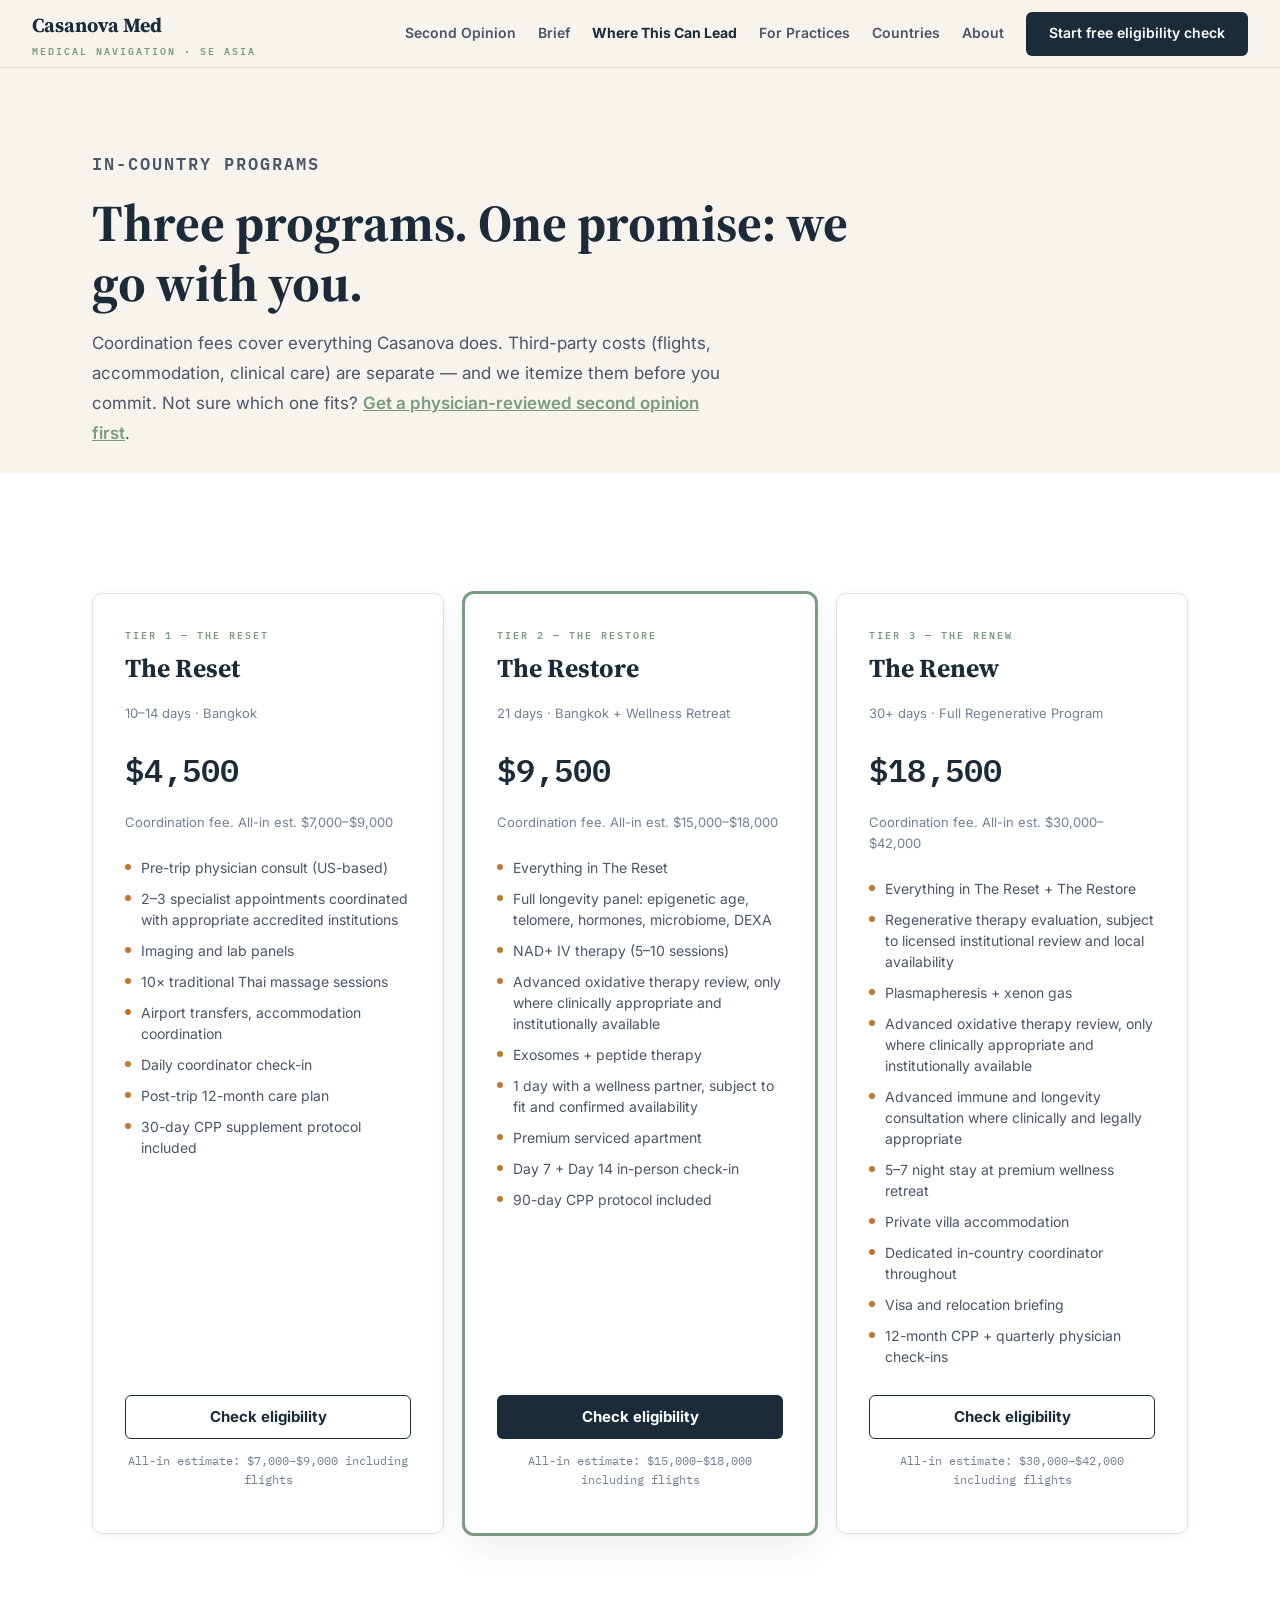
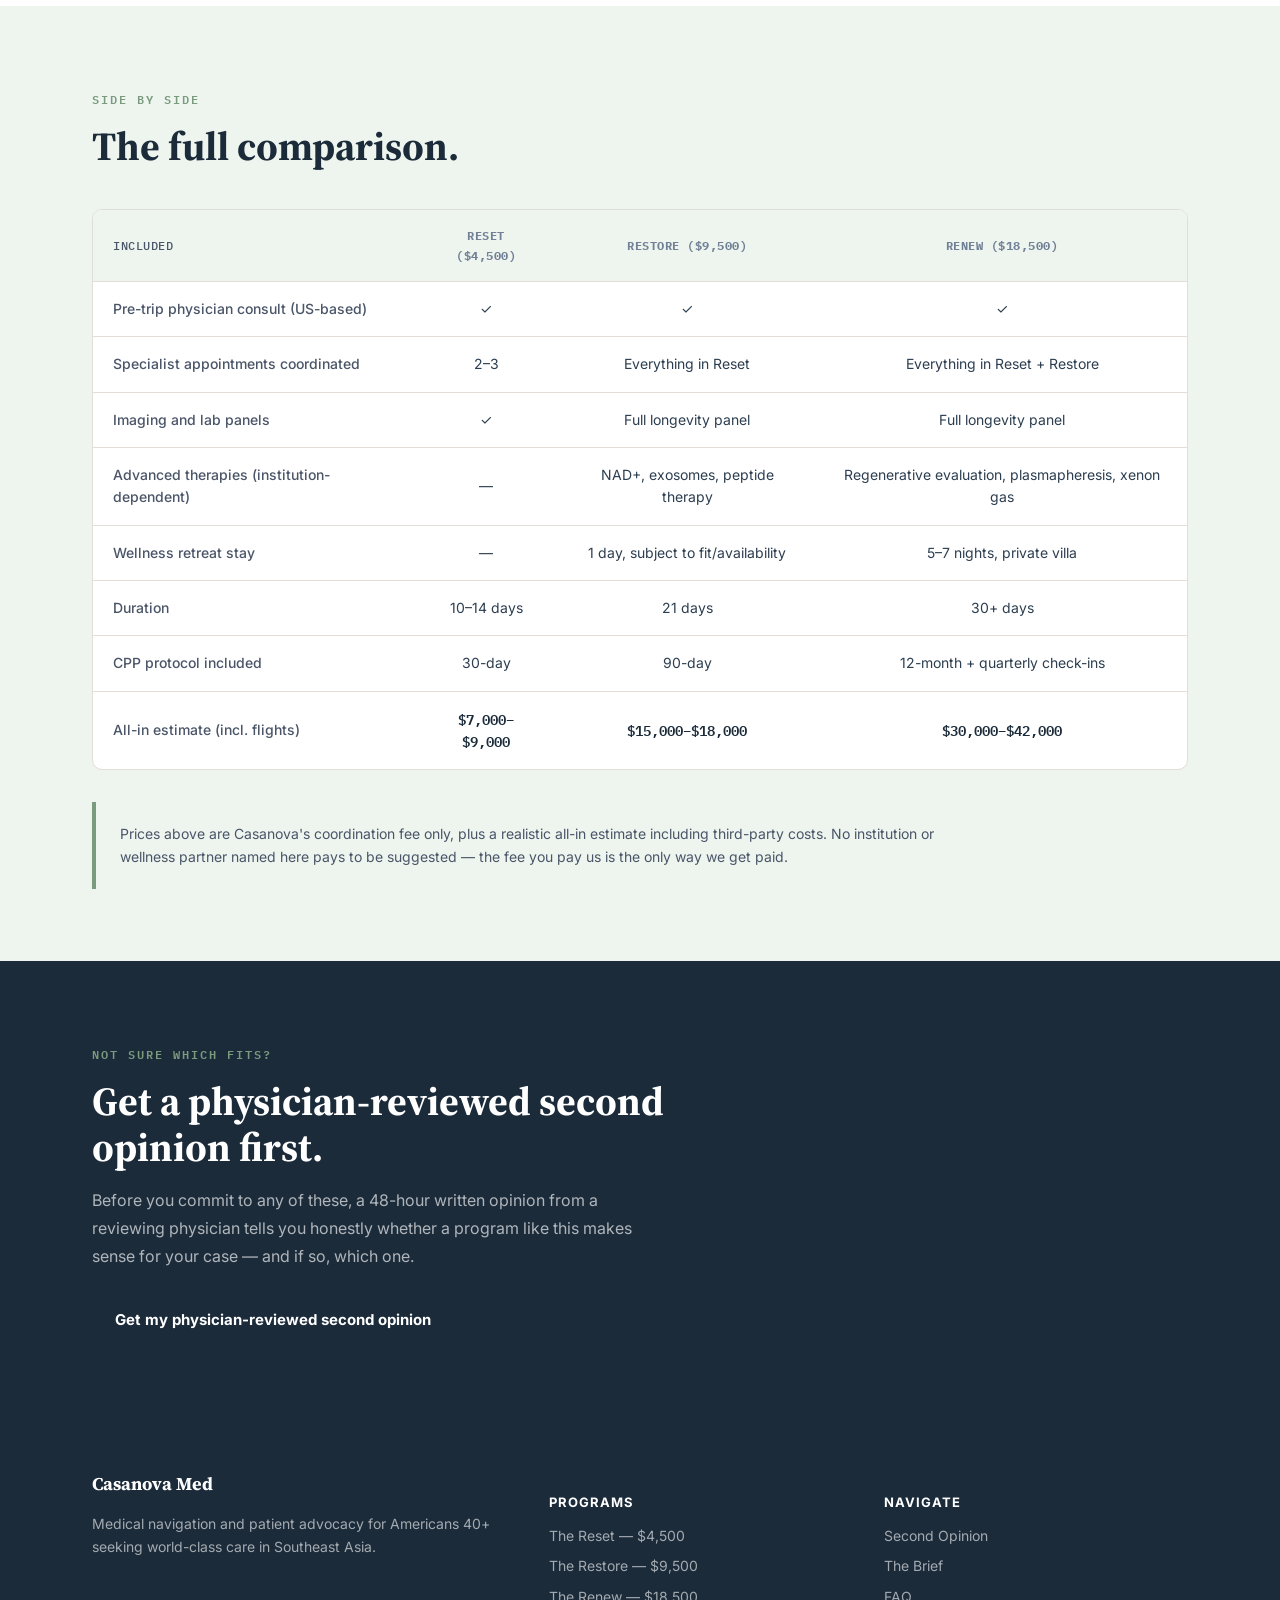
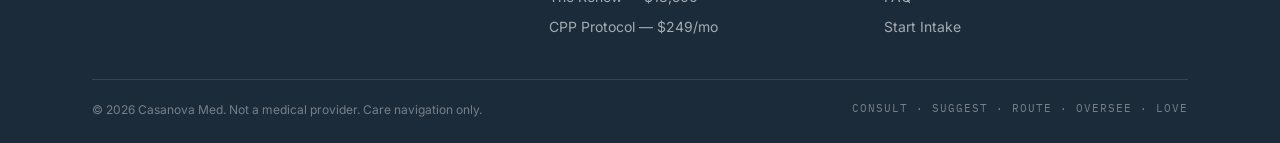
<file: programs.html>
<!DOCTYPE html>
<html lang="en">
<head><meta name="robots" content="noindex,nofollow">
<meta charset="UTF-8" />
<meta name="viewport" content="width=device-width, initial-scale=1.0" />
<title>Programs &amp; Pricing | Casanova Med</title>
<meta name="description" content="Compare The Reset ($4,500), The Restore ($9,500), and The Renew ($18,500) — Casanova Med's in-country programs, coordination fees, and all-in estimates." />
<link rel="preconnect" href="https://fonts.googleapis.com" />
<link rel="preconnect" href="https://fonts.gstatic.com" crossorigin />
<link href="https://fonts.googleapis.com/css2?family=Source+Serif+4:ital,opsz,wght@0,8..60,300;0,8..60,400;0,8..60,600;0,8..60,700;1,8..60,400;1,8..60,600&family=IBM+Plex+Mono:wght@400;500;600&family=Inter:wght@400;500;600;700&display=swap" rel="stylesheet" />
<style>
    :root {
      --navy:    #1B2B3A;
      --paper:   #F7F4EE;
      --sage:    #7A9B7E;
      --amber:   #C2762E;
      --ink:     #2C3E50;
      --ink-soft:#4A5568;
      --muted:   #718096;
      --line:    #E2DDD7;
      --wash:    #EEF5EF;
      --danger:  #9B3535;
      --danger-bg:#FDF0F0;
      --shadow-sm: 0 2px 8px rgba(27,43,58,0.06);
      --shadow: 0 12px 36px rgba(27,43,58,0.08);
    }
    * { box-sizing: border-box; }
    body {
      margin: 0;
      font-family: Inter, system-ui, sans-serif;
      background: var(--paper);
      color: var(--ink);
      line-height: 1.6;
    }
    h1, h2, h3, h4 {
      font-family: 'Source Serif 4', Georgia, serif;
      color: var(--navy);
      line-height: 1.15;
      margin-top: 0;
    }
    a { color: inherit; }
    .inner { max-width: 1160px; margin: 0 auto; padding: 0 32px; }
    .band { padding: 72px 0; }
    .band-white { background: #fff; }
    .band-wash { background: var(--wash); }
    .band-navy { background: var(--navy); color: rgba(255,255,255,0.85); }
    .band-navy h2 { color: #fff; }
    .section-label {
      font-family: 'IBM Plex Mono', monospace;
      font-size: 12px;
      font-weight: 600;
      letter-spacing: 2px;
      text-transform: uppercase;
      color: var(--sage);
      margin-bottom: 14px;
    }
    .topbar {
      position: sticky;
      top: 0;
      z-index: 10;
      min-height: 68px;
      padding: 0 32px;
      display: flex;
      align-items: center;
      justify-content: space-between;
      background: rgba(247,244,238,0.94);
      border-bottom: 1px solid var(--line);
      backdrop-filter: blur(14px);
    }
    .brand { text-decoration: none; display: grid; }
    .brand strong { font-family: 'Source Serif 4'; font-size: 20px; color: var(--navy); }
    .brand em { font-style: normal; font: 600 10px 'IBM Plex Mono'; letter-spacing: 2px; text-transform: uppercase; color: var(--sage); }
    .nav { display: flex; gap: 22px; align-items: center; }
    .nav a { text-decoration: none; color: #4A5568; font-weight: 600; font-size: 14px; }
    .btn {
      display: inline-flex;
      align-items: center;
      justify-content: center;
      min-height: 44px;
      padding: 0 22px;
      border-radius: 6px;
      font-weight: 700;
      text-decoration: none;
      border: 1px solid transparent;
      cursor: pointer;
      font-size: 15px;
    }
    .btn-primary { background: var(--navy); color: #fff !important; }
    .btn-outline { background: transparent; color: var(--navy) !important; border-color: var(--navy); }
    .btn-block { width: 100%; }
    .hero { padding: 64px 0 8px; }
    .hero h1 { font-size: clamp(32px,4.5vw,52px); max-width: 760px; margin-bottom: 14px; }
    .hero p { font-size: 17px; color: var(--ink-soft); max-width: 640px; line-height: 1.75; }

    .program-grid {
      display: grid;
      grid-template-columns: repeat(3, minmax(0, 1fr));
      gap: 20px;
      margin-top: 48px;
    }
    .program-card {
      display: flex;
      flex-direction: column;
      padding: 32px;
      border: 1px solid var(--line);
      border-radius: 10px;
      background: #fff;
      box-shadow: var(--shadow-sm);
    }
    .program-card.featured { border-color: var(--sage); box-shadow: 0 0 0 2px var(--sage), var(--shadow); }
    .program-tier {
      font-family: 'IBM Plex Mono', monospace;
      font-size: 10px;
      font-weight: 600;
      letter-spacing: 2px;
      text-transform: uppercase;
      color: var(--sage);
      margin-bottom: 12px;
    }
    .program-card h3 { font-size: 26px; margin-bottom: 6px; }
    .program-duration { font-size: 13px; color: var(--muted); margin-bottom: 20px; }
    .program-fee { font-family: 'IBM Plex Mono', monospace; font-size: 32px; font-weight: 600; color: var(--navy); margin-bottom: 4px; }
    .program-fee-note { font-size: 13px; color: var(--muted); margin-bottom: 24px; }
    .program-includes { list-style: none; padding: 0; margin: 0 0 auto; display: grid; gap: 10px; }
    .program-includes li { display: flex; align-items: flex-start; gap: 10px; font-size: 14px; color: var(--ink-soft); line-height: 1.5; }
    .program-includes li::before {
      content: '';
      display: block;
      width: 6px;
      height: 6px;
      min-width: 6px;
      border-radius: 50%;
      background: var(--amber);
      margin-top: 7px;
    }
    .program-cta { margin-top: 28px; width: 100%; text-align: center; }
    .program-allin { margin-top: 12px; font-size: 12px; color: var(--muted); text-align: center; font-family: 'IBM Plex Mono', monospace; }

    .compare-wrap { overflow-x: auto; margin-top: 40px; border: 1px solid var(--line); border-radius: 10px; background: #fff; }
    table.compare { width: 100%; border-collapse: collapse; min-width: 640px; }
    table.compare th, table.compare td { padding: 16px 20px; border-bottom: 1px solid var(--line); text-align: left; font-size: 14px; }
    table.compare th { font-family: 'IBM Plex Mono', monospace; font-size: 12px; letter-spacing: 0.5px; text-transform: uppercase; color: var(--muted); background: var(--wash); }
    table.compare th:first-child, table.compare td:first-child { color: var(--ink-soft); font-weight: 500; }
    table.compare td:not(:first-child), table.compare th:not(:first-child) { text-align: center; }
    table.compare tr:last-child td { border-bottom: none; }
    table.compare td.fee { font-family: 'IBM Plex Mono', monospace; font-weight: 600; color: var(--navy); }

    .guard-line { padding: 20px 24px; border-left: 4px solid var(--sage); background: var(--wash); color: var(--ink-soft); font-size: 14px; line-height: 1.7; max-width: 880px; margin-top: 32px; border-radius: 0 8px 8px 0; }

    footer { background: var(--navy); color: rgba(255,255,255,0.65); padding: 56px 0 24px; }
    .footer-grid { display: grid; grid-template-columns: 1.4fr 1fr 1fr; gap: 32px; padding-bottom: 32px; border-bottom: 1px solid rgba(255,255,255,0.12); }
    .footer-brand strong { color: #fff; font-family: 'Source Serif 4'; font-size: 18px; }
    .footer-col h5 { color: #fff; font-size: 13px; letter-spacing: 1px; text-transform: uppercase; margin-bottom: 12px; }
    .footer-col a, .footer-brand p { display: block; color: rgba(255,255,255,0.6); text-decoration: none; font-size: 14px; margin-bottom: 8px; line-height: 1.6; }
    .footer-bottom { display: flex; justify-content: space-between; align-items: center; padding-top: 20px; font-size: 12px; color: rgba(255,255,255,0.4); flex-wrap: wrap; gap: 8px; }

    @media (max-width: 900px) {
      .topbar { padding: 0 20px; }
      .nav { display: none; }
      .inner { padding: 0 20px; }
      .program-grid { grid-template-columns: 1fr; }
      .footer-grid { grid-template-columns: 1fr; }
    }
</style>
</head>
<body>

  <header class="topbar">
    <a class="brand" href="index.html">
      <strong>Casanova Med</strong>
      <em>Medical Navigation · SE Asia</em>
    </a>
    <nav class="nav">
      <a href="second-opinion.html">Second Opinion</a>
      <a href="brief.html">Brief</a>
      <a href="programs.html" style="color:var(--navy); font-weight:700;">Where This Can Lead</a>
      <a href="partners.html">For Practices</a>
      <a href="countries.html">Countries</a>
      <a href="index.html#about">About</a>
      <a class="btn btn-primary" href="index.html#intake">Start free eligibility check</a>
    </nav>
  </header>

  <main>

    <section class="hero">
      <div class="inner">
        <p class="section-label">In-Country Programs</p>
        <h1>Three programs. One promise: we go with you.</h1>
        <p>Coordination fees cover everything Casanova does. Third-party costs (flights, accommodation, clinical care) are separate — and we itemize them before you commit. Not sure which one fits? <a href="second-opinion.html" style="color:var(--sage); font-weight:600;">Get a physician-reviewed second opinion first</a>.</p>
      </div>
    </section>

    <section class="band band-white">
      <div class="inner">
        <div class="program-grid">

          <!-- The Reset -->
          <article class="program-card" id="reset">
            <div class="program-tier">Tier 1 — The Reset</div>
            <h3>The Reset</h3>
            <p class="program-duration">10–14 days · Bangkok</p>
            <div class="program-fee">$4,500</div>
            <p class="program-fee-note">Coordination fee. All-in est. $7,000–$9,000</p>
            <ul class="program-includes">
              <li>Pre-trip physician consult (US-based)</li>
              <li>2–3 specialist appointments coordinated with appropriate accredited institutions</li>
              <li>Imaging and lab panels</li>
              <li>10× traditional Thai massage sessions</li>
              <li>Airport transfers, accommodation coordination</li>
              <li>Daily coordinator check-in</li>
              <li>Post-trip 12-month care plan</li>
              <li>30-day CPP supplement protocol included</li>
            </ul>
            <div class="program-cta">
              <a class="btn btn-outline btn-block" href="index.html#intake">Check eligibility</a>
            </div>
            <p class="program-allin">All-in estimate: $7,000–$9,000 including flights</p>
          </article>

          <!-- The Restore -->
          <article class="program-card featured" id="restore">
            <div class="program-tier">Tier 2 — The Restore</div>
            <h3>The Restore</h3>
            <p class="program-duration">21 days · Bangkok + Wellness Retreat</p>
            <div class="program-fee">$9,500</div>
            <p class="program-fee-note">Coordination fee. All-in est. $15,000–$18,000</p>
            <ul class="program-includes">
              <li>Everything in The Reset</li>
              <li>Full longevity panel: epigenetic age, telomere, hormones, microbiome, DEXA</li>
              <li>NAD+ IV therapy (5–10 sessions)</li>
              <li>Advanced oxidative therapy review, only where clinically appropriate and institutionally available</li>
              <li>Exosomes + peptide therapy</li>
              <li>1 day with a wellness partner, subject to fit and confirmed availability</li>
              <li>Premium serviced apartment</li>
              <li>Day 7 + Day 14 in-person check-in</li>
              <li>90-day CPP protocol included</li>
            </ul>
            <div class="program-cta">
              <a class="btn btn-primary btn-block" href="index.html#intake">Check eligibility</a>
            </div>
            <p class="program-allin">All-in estimate: $15,000–$18,000 including flights</p>
          </article>

          <!-- The Renew -->
          <article class="program-card" id="renew">
            <div class="program-tier">Tier 3 — The Renew</div>
            <h3>The Renew</h3>
            <p class="program-duration">30+ days · Full Regenerative Program</p>
            <div class="program-fee">$18,500</div>
            <p class="program-fee-note">Coordination fee. All-in est. $30,000–$42,000</p>
            <ul class="program-includes">
              <li>Everything in The Reset + The Restore</li>
              <li>Regenerative therapy evaluation, subject to licensed institutional review and local availability</li>
              <li>Plasmapheresis + xenon gas</li>
              <li>Advanced oxidative therapy review, only where clinically appropriate and institutionally available</li>
              <li>Advanced immune and longevity consultation where clinically and legally appropriate</li>
              <li>5–7 night stay at premium wellness retreat</li>
              <li>Private villa accommodation</li>
              <li>Dedicated in-country coordinator throughout</li>
              <li>Visa and relocation briefing</li>
              <li>12-month CPP + quarterly physician check-ins</li>
            </ul>
            <div class="program-cta">
              <a class="btn btn-outline btn-block" href="index.html#intake">Check eligibility</a>
            </div>
            <p class="program-allin">All-in estimate: $30,000–$42,000 including flights</p>
          </article>

        </div>
      </div>
    </section>

    <section class="band band-wash">
      <div class="inner">
        <p class="section-label">Side by Side</p>
        <h2 style="font-size:clamp(28px,3.5vw,40px); max-width:640px;">The full comparison.</h2>
        <div class="compare-wrap">
          <table class="compare">
            <thead>
              <tr>
                <th>Included</th>
                <th>Reset ($4,500)</th>
                <th>Restore ($9,500)</th>
                <th>Renew ($18,500)</th>
              </tr>
            </thead>
            <tbody>
              <tr><td>Pre-trip physician consult (US-based)</td><td>✓</td><td>✓</td><td>✓</td></tr>
              <tr><td>Specialist appointments coordinated</td><td>2–3</td><td>Everything in Reset</td><td>Everything in Reset + Restore</td></tr>
              <tr><td>Imaging and lab panels</td><td>✓</td><td>Full longevity panel</td><td>Full longevity panel</td></tr>
              <tr><td>Advanced therapies (institution-dependent)</td><td>—</td><td>NAD+, exosomes, peptide therapy</td><td>Regenerative evaluation, plasmapheresis, xenon gas</td></tr>
              <tr><td>Wellness retreat stay</td><td>—</td><td>1 day, subject to fit/availability</td><td>5–7 nights, private villa</td></tr>
              <tr><td>Duration</td><td>10–14 days</td><td>21 days</td><td>30+ days</td></tr>
              <tr><td>CPP protocol included</td><td>30-day</td><td>90-day</td><td>12-month + quarterly check-ins</td></tr>
              <tr><td>All-in estimate (incl. flights)</td><td class="fee">$7,000–$9,000</td><td class="fee">$15,000–$18,000</td><td class="fee">$30,000–$42,000</td></tr>
            </tbody>
          </table>
        </div>
        <div class="guard-line">
          Prices above are Casanova's coordination fee only, plus a realistic all-in estimate including third-party costs. No institution or wellness partner named here pays to be suggested — the fee you pay us is the only way we get paid.
        </div>
      </div>
    </section>

    <section class="band band-navy">
      <div class="inner">
        <p class="section-label" style="color:var(--sage);">Not Sure Which Fits?</p>
        <h2 style="font-size:clamp(28px,3.5vw,40px); max-width:640px; color:#fff; margin-bottom:12px;">
          Get a physician-reviewed second opinion first.
        </h2>
        <p style="max-width:560px; color:rgba(255,255,255,0.65); line-height:1.75; margin-bottom:28px;">
          Before you commit to any of these, a 48-hour written opinion from a reviewing physician tells you honestly whether a program like this makes sense for your case — and if so, which one.
        </p>
        <a class="btn btn-primary" href="second-opinion.html">Get my physician-reviewed second opinion</a>
      </div>
    </section>

  </main>

  <footer>
    <div class="inner">
      <div class="footer-grid">
        <div class="footer-brand">
          <strong>Casanova Med</strong>
          <p>Medical navigation and patient advocacy for Americans 40+ seeking world-class care in Southeast Asia.</p>
        </div>
        <div class="footer-col">
          <h5>Programs</h5>
          <a href="programs.html#reset">The Reset — $4,500</a>
          <a href="programs.html#restore">The Restore — $9,500</a>
          <a href="programs.html#renew">The Renew — $18,500</a>
          <a href="index.html#protocol">CPP Protocol — $249/mo</a>
        </div>
        <div class="footer-col">
          <h5>Navigate</h5>
          <a href="second-opinion.html">Second Opinion</a>
          <a href="brief.html">The Brief</a>
          <a href="index.html#faq">FAQ</a>
          <a href="index.html#intake">Start Intake</a>
        </div>
      </div>
      <div class="footer-bottom">
        <span>© 2026 Casanova Med. Not a medical provider. Care navigation only.</span>
        <span style="font-family:'IBM Plex Mono',monospace; font-size:11px; letter-spacing:1px;">CONSULT · SUGGEST · ROUTE · OVERSEE · LOVE</span>
      </div>
    </div>
  </footer>

</body>
</html>
</file>
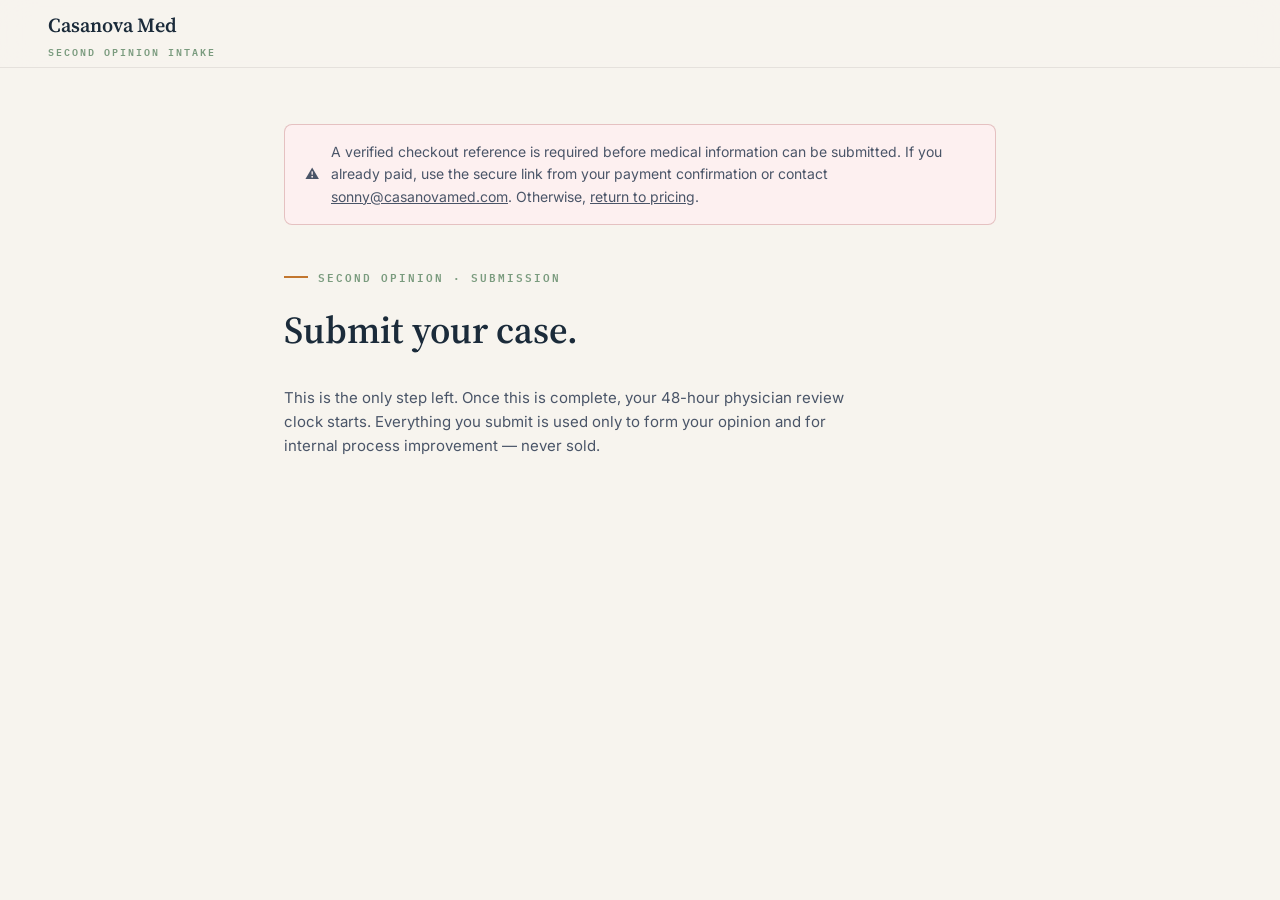
<file: second-opinion-intake.html>
<!DOCTYPE html>
<html lang="en">
<head>
  <meta name="robots" content="noindex,nofollow" />
<meta charset="UTF-8" />
<meta name="viewport" content="width=device-width, initial-scale=1.0" />
<title>Submit Your Case | Second Opinion · Casanova Med</title>
<meta name="description" content="Submit your intake questionnaire and records for your Casanova Med Second Opinion. Payment confirmed — this starts your 48-hour physician review." />
<link rel="preconnect" href="https://fonts.googleapis.com" />
<link rel="preconnect" href="https://fonts.gstatic.com" crossorigin />
<link href="https://fonts.googleapis.com/css2?family=Source+Serif+4:ital,opsz,wght@0,8..60,300;0,8..60,400;0,8..60,600;0,8..60,700;1,8..60,400;1,8..60,600&family=IBM+Plex+Mono:wght@400;500;600&family=Inter:wght@400;500;600;700&display=swap" rel="stylesheet" />
<style>
    :root {
      --navy: #1B2B3A; --paper: #F7F4EE; --sage: #7A9B7E; --amber: #C2762E;
      --ink: #2C3E50; --ink-soft: #4A5568; --muted: #718096; --line: #E2DDD7;
      --wash: #EEF5EF; --danger: #9B3535; --danger-bg: #FDF0F0;
      --shadow: 0 12px 40px rgba(27,43,58,0.12);
    }
    *, *::before, *::after { box-sizing: border-box; }
    body { margin: 0; font-family: 'Inter', ui-sans-serif, system-ui, sans-serif; color: var(--ink); background: var(--paper); line-height: 1.6; }
    h1, h2, h3 { font-family: 'Source Serif 4', Georgia, serif; font-weight: 600; margin-top: 0; color: var(--navy); }
    a { color: inherit; }
    button, input, select, textarea { font: inherit; }

    .topbar { position: sticky; top: 0; z-index: 100; display: flex; align-items: center; justify-content: space-between; min-height: 68px; padding: 0 48px; background: rgba(247,244,238,0.92); backdrop-filter: blur(16px); border-bottom: 1px solid rgba(226,221,215,0.8); }
    .brand { display: inline-flex; flex-direction: column; gap: 2px; text-decoration: none; }
    .brand strong { font-family: 'Source Serif 4', Georgia, serif; font-size: 20px; font-weight: 600; color: var(--navy); }
    .brand em { font-style: normal; font-size: 10px; font-weight: 600; letter-spacing: 2px; text-transform: uppercase; color: var(--sage); font-family: 'IBM Plex Mono', monospace; }

    .wrap { width: min(760px, 100%); margin: 0 auto; padding: 56px 24px 96px; }
    .status-banner { display: flex; align-items: center; gap: 12px; padding: 16px 20px; border-radius: 8px; background: var(--wash); border: 1px solid rgba(122,155,126,0.35); font-size: 14px; color: var(--ink-soft); margin-bottom: 32px; }
    .status-banner strong { color: var(--navy); }
    .status-banner.warn { background: var(--danger-bg); border-color: rgba(155,53,53,0.25); }

    .section-label { display: inline-flex; align-items: center; gap: 10px; margin-bottom: 14px; font-family: 'IBM Plex Mono', monospace; font-size: 11px; font-weight: 600; letter-spacing: 2px; text-transform: uppercase; color: var(--sage); }
    .section-label::before { content: ''; display: block; width: 24px; height: 1.5px; background: var(--amber); }

    form { display: grid; gap: 22px; margin-top: 28px; }
    form[hidden] { display: none !important; }
    fieldset { border: 1px solid var(--line); border-radius: 10px; padding: 24px; background: #fff; display: grid; gap: 16px; }
    legend { font-family: 'IBM Plex Mono', monospace; font-size: 12px; font-weight: 600; letter-spacing: 1.5px; text-transform: uppercase; color: var(--navy); padding: 0 8px; }
    .field-row { display: grid; grid-template-columns: 1fr 1fr; gap: 16px; }
    label { display: grid; gap: 6px; font-size: 13px; font-weight: 600; color: var(--ink-soft); }
    input[type="text"], input[type="email"], input[type="tel"], select, textarea {
      width: 100%; padding: 11px 13px; border: 1.5px solid var(--line); border-radius: 6px;
      color: var(--ink); background: #fff; outline: none; font-size: 15px; min-height: 46px;
      transition: border-color 0.18s, box-shadow 0.18s;
    }
    input:focus, select:focus, textarea:focus { border-color: var(--sage); box-shadow: 0 0 0 3px rgba(122,155,126,0.15); }
    textarea { min-height: 110px; resize: vertical; }
    input[type="file"] { border: 1.5px dashed var(--line); border-radius: 6px; padding: 14px; background: var(--wash); min-height: 0; }
    .hint { font-size: 12px; color: var(--muted); font-weight: 400; }
    .checkbox-group { display: grid; gap: 8px; }
    .checkbox-row { display: flex; align-items: flex-start; gap: 10px; font-size: 14px; font-weight: 400; color: var(--ink-soft); }
    .checkbox-row input { width: 16px; height: 16px; min-height: 0; margin-top: 3px; accent-color: var(--sage); }

    .consent-box { padding: 18px 20px; border-radius: 8px; background: var(--wash); border: 1px solid var(--line); font-size: 12.5px; color: var(--muted); line-height: 1.7; }
    .consent-box strong { color: var(--ink-soft); }
    .consent-row { display: grid; grid-template-columns: 20px 1fr; gap: 10px; align-items: start; margin-top: 14px; }
    .consent-row input { width: 18px; height: 18px; min-height: 0; margin-top: 2px; accent-color: var(--sage); }
    .consent-row span { font-size: 13px; color: var(--ink-soft); line-height: 1.6; font-weight: 400; }

    .btn { display: inline-flex; align-items: center; justify-content: center; min-height: 48px; padding: 0 24px; border: none; border-radius: 6px; font-weight: 600; font-size: 15px; cursor: pointer; text-decoration: none; width: 100%; background: var(--navy); color: #fff; }
    .btn:hover { background: #253c4e; }
    .btn:disabled { opacity: 0.5; cursor: not-allowed; }

    .confirmation { display: none; padding: 28px; border-radius: 10px; background: #fff; border: 1px solid var(--line); box-shadow: var(--shadow); text-align: center; }
    .confirmation.visible { display: block; }
    .confirmation h2 { font-size: 24px; margin-bottom: 10px; }
    .confirmation p { color: var(--ink-soft); font-size: 15px; line-height: 1.7; }
</style>
</head>
<body>

  <header class="topbar">
    <a class="brand" href="index.html">
      <strong>Casanova Med</strong>
      <em>Second Opinion Intake</em>
    </a>
  </header>

  <div class="wrap">

    <div id="tier-banner" class="status-banner">
      <span>⏳</span>
      <span id="tier-banner-text">Checking your payment confirmation…</span>
    </div>

    <p class="section-label">Second Opinion · Submission</p>
    <h1 style="font-size: clamp(28px, 4vw, 38px);">Submit your case.</h1>
    <p style="color: var(--ink-soft); font-size: 15px; max-width: 560px;">
      This is the only step left. Once this is complete, your 48-hour physician review clock starts.
      Everything you submit is used only to form your opinion and for internal process improvement — never sold.
    </p>

    <form id="second-opinion-form" novalidate>

      <fieldset>
        <legend>A · Basic Information</legend>
        <div class="field-row">
          <label>Full name <input type="text" name="name" required autocomplete="name" /></label>
          <label>Email address <input type="email" name="email" required autocomplete="email" /></label>
        </div>
        <div class="field-row">
          <label>Country of residence <input type="text" name="country" required /></label>
          <label>Age range
            <select name="age_range" required>
              <option value="">Select one</option>
              <option>Under 40</option>
              <option>40–54</option>
              <option>55–64</option>
              <option>65–74</option>
              <option>75+</option>
            </select>
          </label>
        </div>
        <div class="field-row">
          <label>Preferred contact method
            <select name="contact_method" required>
              <option value="">Select one</option>
              <option>Email</option>
              <option>Phone</option>
            </select>
          </label>
          <label>Phone <span class="hint">(optional)</span> <input type="tel" name="phone" /></label>
        </div>
        <label>Preferred language <input type="text" name="language" placeholder="English" /></label>
      </fieldset>

      <fieldset>
        <legend>B · What Are You Looking For?</legend>
        <label>Select the closest fit
          <select name="looking_for" required>
            <option value="">Select one</option>
            <option>General health optimization</option>
            <option>Recovery / rehabilitation</option>
            <option>Chronic condition support</option>
            <option>Preventive / longevity care</option>
            <option>Regenerative / advanced therapies</option>
            <option>Diagnostic clarification</option>
            <option>Second opinion on an existing recommendation</option>
            <option>Other</option>
          </select>
        </label>
        <label>In your own words, what are you hoping to accomplish? <textarea name="goal_freetext" required></textarea></label>
      </fieldset>

      <fieldset>
        <legend>C · Current Situation</legend>
        <label>What you've been told so far, what you're considering, what concerns you most, and what decision you're trying to make
          <textarea name="current_situation" required></textarea>
        </label>
      </fieldset>

      <fieldset>
        <legend>D · Medical Records</legend>
        <label>Upload records <span class="hint">PDF, JPG, or PNG. Labs, imaging, physician notes, pathology, prior treatment summaries, medication list, or other.</span>
          <input type="file" name="records" multiple accept=".pdf,.jpg,.jpeg,.png" />
        </label>
        <p class="hint">If uploading isn't working for you, you can email records securely to <strong>checks@casanovamed.com</strong> and reference the name and email you used here.</p>
      </fieldset>

      <fieldset>
        <legend>E · Timeline</legend>
        <label>
          <select name="timeline" required>
            <option value="">Select one</option>
            <option>Just researching</option>
            <option>1–3 months</option>
            <option>3–6 months</option>
            <option>6–12 months</option>
            <option>Time-sensitive</option>
          </select>
        </label>
        <p class="hint">This does not accelerate clinical access — it only helps us understand context.</p>
      </fieldset>

      <fieldset>
        <legend>F · Approximate Investment Range</legend>
        <label><span class="hint">Soft, non-qualifying — helps us calibrate options, nothing more.</span>
          <select name="investment_range">
            <option value="">Select one</option>
            <option>Under $5,000</option>
            <option>$5,000–$15,000</option>
            <option>$15,000–$30,000</option>
            <option>$30,000+</option>
            <option>Unsure</option>
          </select>
        </label>
      </fieldset>

      <fieldset>
        <legend>G · Destination Preferences <span class="hint">(optional)</span></legend>
        <label><textarea name="destination_preferences" placeholder="No forced selection — leave blank if you have no preference."></textarea></label>
      </fieldset>

      <fieldset>
        <legend>H · Consent</legend>
        <div class="consent-box">
          <strong>Consent acknowledgement.</strong>
          By submitting, you understand: (1) this is a physician-reviewed care-navigation opinion, not a medical diagnosis or treatment recommendation; (2) it does not guarantee outcomes or acceptance by any institution named; (3) submissions that are primarily cancer-related will be declined and redirected to appropriate oncology second-opinion resources rather than reviewed; (4) your records and answers are used only to form this opinion and for internal process improvement, and are not sold to third parties; (5) your 48-hour review window begins only once your submission — questionnaire, records, and payment — is complete.
        </div>
        <div class="consent-row">
          <input type="checkbox" id="consent" name="consent" required />
          <span><label for="consent" style="font-weight:400;">I have read and agree to the above, and I confirm my situation is not primarily cancer-related.</label></span>
        </div>
        <div class="checkbox-row">
          <input type="checkbox" id="newsletter_optin" name="newsletter_optin" />
          <label for="newsletter_optin">Also send me The Brief, Casanova's weekly newsletter. No spam.</label>
        </div>
      </fieldset>

      <button class="btn" type="submit" id="submit-btn">Submit my case</button>
    </form>

    <div class="confirmation" id="confirmation">
      <h2>Your case has been submitted.</h2>
      <p>A physician will review your complete submission. If everything you've provided is sufficient, your report will arrive by email within 48 hours. If anything is missing, we'll reach out — the clock starts once your submission is complete.</p>
    </div>

  </div>

  <script>
    const params = new URLSearchParams(window.location.search);
    const tier = params.get('tier');
    const checkoutSessionId = params.get('session_id');
    const tierLabel = { written: 'Written Second Opinion — $299', written_call: 'Written Opinion + Call — $499' }[tier];
    const banner = document.getElementById('tier-banner');
    const bannerText = document.getElementById('tier-banner-text');

    if (tierLabel && checkoutSessionId) {
      banner.innerHTML = `<span>✓</span><span>Payment reference received — <strong>${tierLabel}</strong>. Complete the form below to submit your case for payment matching and review.</span>`;
    } else {
      banner.classList.add('warn');
      banner.innerHTML = `<span>⚠</span><span>A verified checkout reference is required before medical information can be submitted. If you already paid, use the secure link from your payment confirmation or contact <a href="mailto:sonny@casanovamed.com" style="text-decoration:underline;">sonny@casanovamed.com</a>. Otherwise, <a href="second-opinion.html#pricing" style="text-decoration:underline;">return to pricing</a>.</span>`;
      document.getElementById('second-opinion-form').hidden = true;
    }

    // ── Supabase (same project as the main site's intake form) ──
    const SUPABASE_URL    = 'https://xwlpenfqnjspcwollygd.supabase.co';
    const SUPABASE_ANON   = 'sb_publishable_iRoowWiDi4UG7kB2fRwZvw_nhWDTnw2';
    const SUPABASE_ENABLED = !SUPABASE_URL.includes('REPLACE');

    const form = document.getElementById('second-opinion-form');
    const submitBtn = document.getElementById('submit-btn');

    form.addEventListener('submit', async (e) => {
      e.preventDefault();
      submitBtn.disabled = true;
      submitBtn.textContent = 'Submitting…';

      const data = Object.fromEntries(new FormData(form).entries());
      const submission = {
        ...data,
        tier,
        checkout_session_id: checkoutSessionId,
        newsletter_optin: !!document.getElementById('newsletter_optin').checked,
        submitted_at: new Date().toISOString(),
      };
      delete submission.records; // file input value isn't useful in the JSON payload

      if (!SUPABASE_ENABLED || !checkoutSessionId) {
        submitBtn.disabled = false;
        submitBtn.textContent = 'Submit my case';
        alert('Secure intake is temporarily unavailable. No information was submitted.');
        return;
      }

      try {
          const response = await fetch(`${SUPABASE_URL}/rest/v1/second_opinion_intakes`, {
            method: 'POST',
            headers: {
              'Content-Type': 'application/json',
              'apikey': SUPABASE_ANON,
              'Authorization': `Bearer ${SUPABASE_ANON}`,
              'Prefer': 'return=minimal',
            },
            body: JSON.stringify({
              tier: submission.tier,
              checkout_session_id: submission.checkout_session_id,
              name: submission.name,
              email: submission.email,
              country: submission.country,
              age_range: submission.age_range,
              contact_method: submission.contact_method,
              phone: submission.phone || null,
              language: submission.language || null,
              looking_for: submission.looking_for,
              goal_freetext: submission.goal_freetext,
              current_situation: submission.current_situation,
              timeline: submission.timeline,
              investment_range: submission.investment_range || null,
              destination_preferences: submission.destination_preferences || null,
              newsletter_optin: submission.newsletter_optin,
              clinician_status: 'pending_review',
            }),
          });
          if (!response.ok) throw new Error(`Secure intake returned ${response.status}`);
      } catch (err) {
          console.error('Secure intake failed', err);
          submitBtn.disabled = false;
          submitBtn.textContent = 'Submit my case';
          alert('Your information was not submitted. Please try again or contact sonny@casanovamed.com.');
          return;
      }

      // NOTE(records upload): file records are not yet uploaded to storage in this
      // version — see the accompanying build note. Customers are told to email
      // records to checks@casanovamed.com as a fallback until Supabase Storage
      // (or equivalent) is wired up for direct upload.

      form.style.display = 'none';
      document.getElementById('confirmation').classList.add('visible');
    });
  </script>

</body>
</html>
</file>
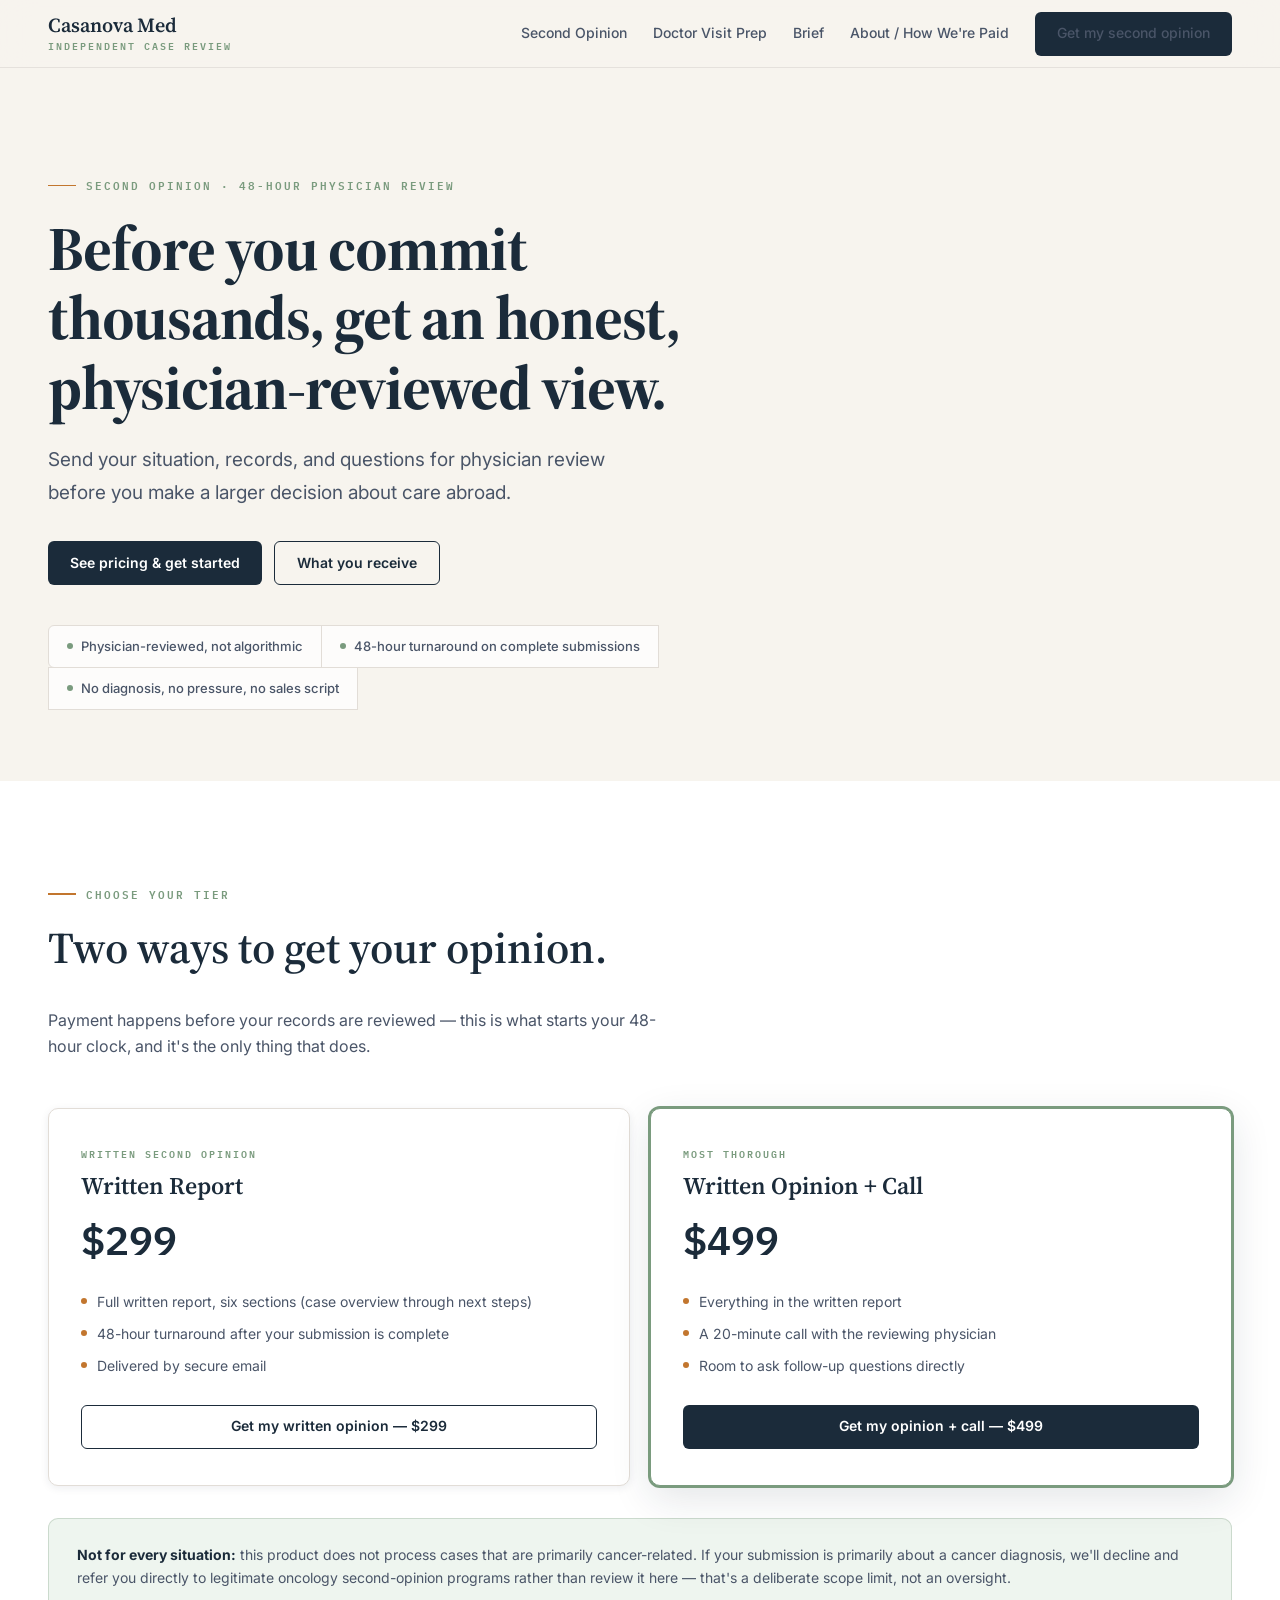
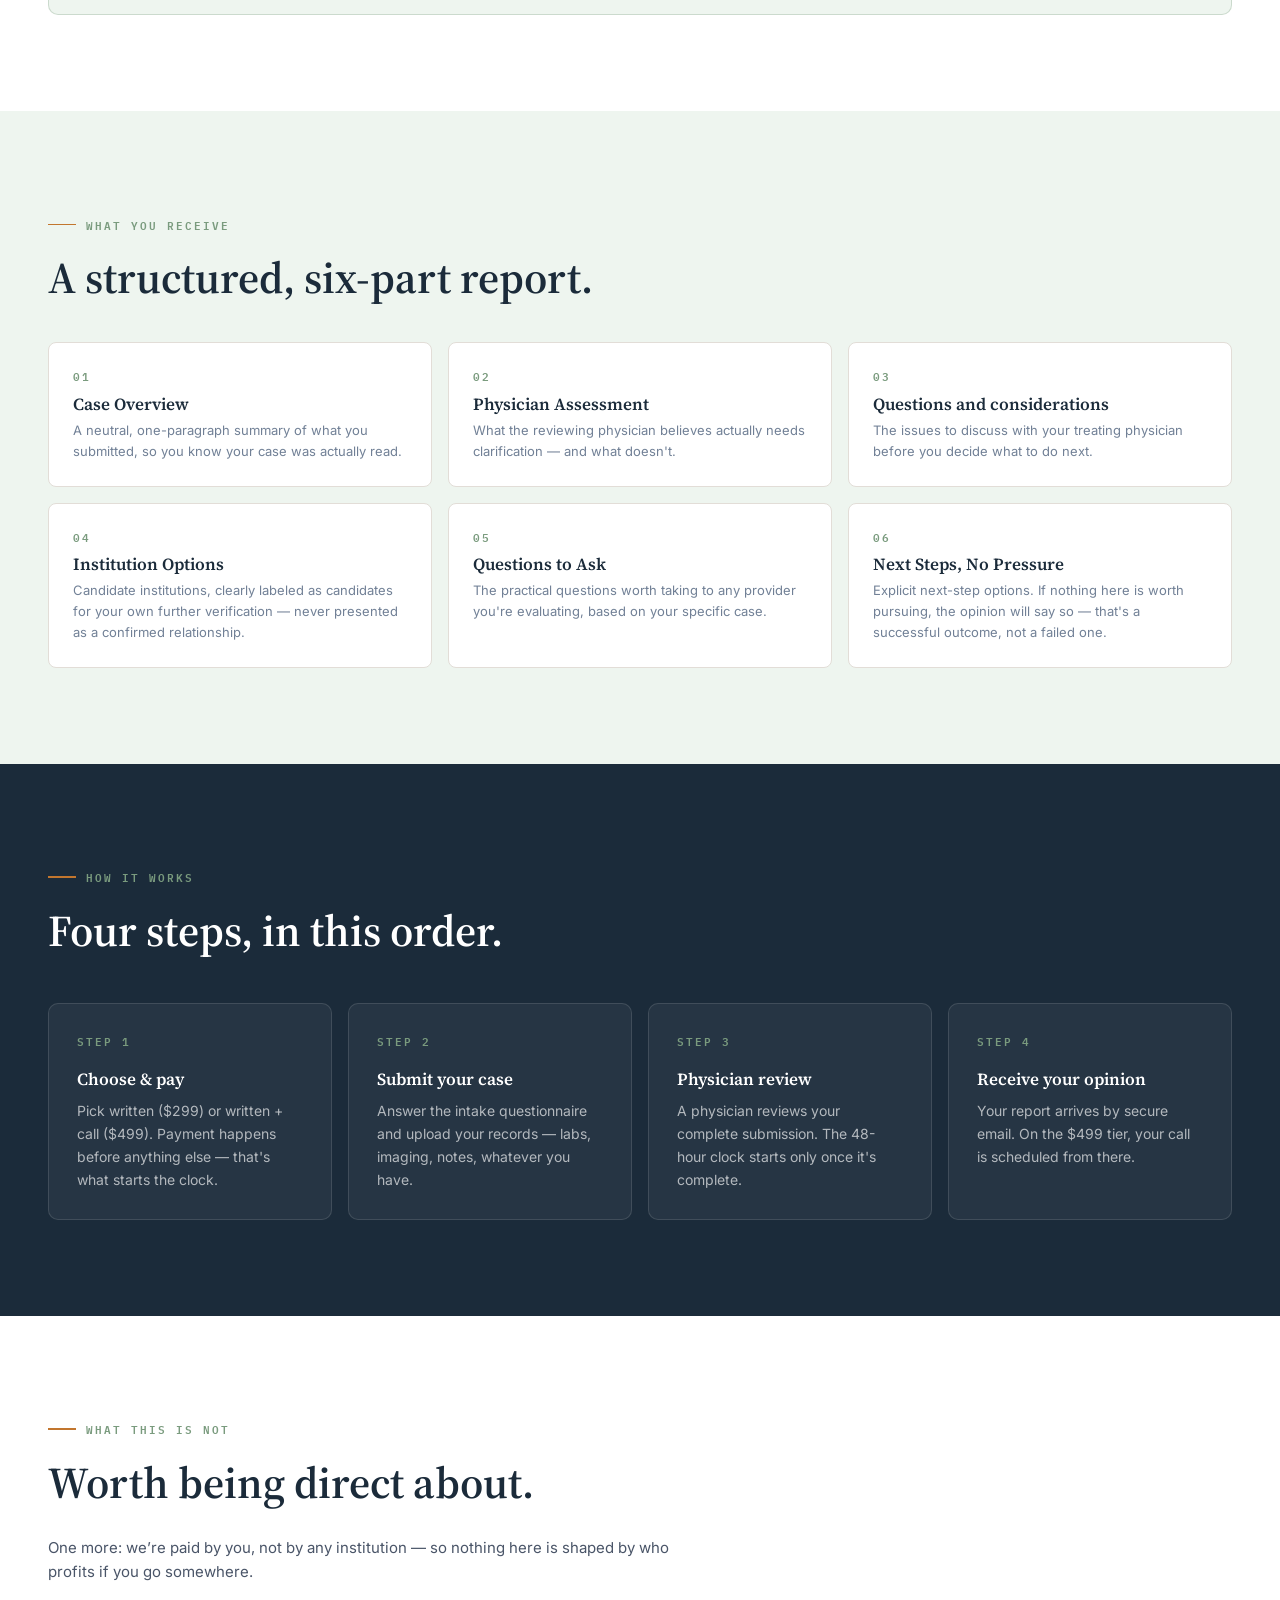
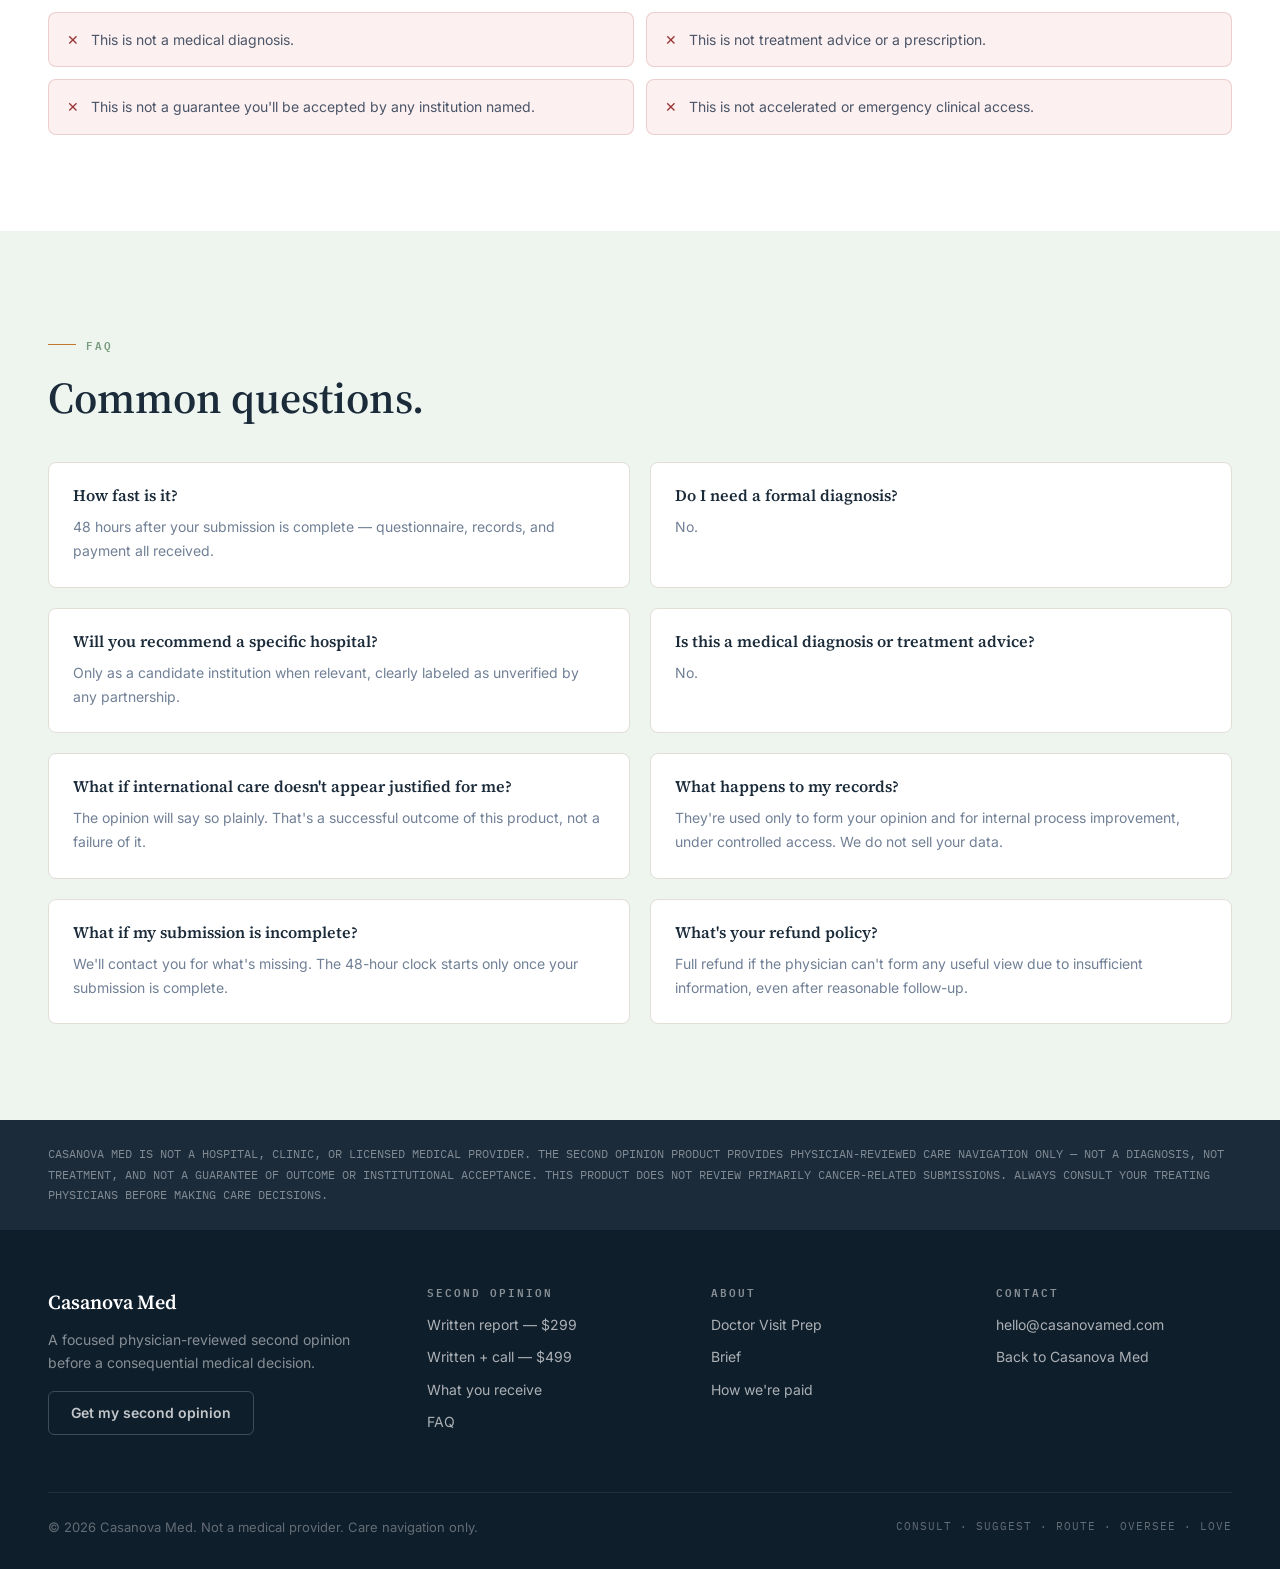
<file: second-opinion.html>
<!DOCTYPE html>
<html lang="en">
<head>
<meta charset="UTF-8" />
<meta name="viewport" content="width=device-width, initial-scale=1.0" />
<title>Second Opinion | Casanova Med</title>
<meta name="description" content="A 48-hour, physician-reviewed second opinion before you commit to care abroad. Written report from $299, or add a 20-minute physician call for $499." />
<link rel="preconnect" href="https://fonts.googleapis.com" />
<link rel="preconnect" href="https://fonts.gstatic.com" crossorigin />
<link href="https://fonts.googleapis.com/css2?family=Source+Serif+4:ital,opsz,wght@0,8..60,300;0,8..60,400;0,8..60,600;0,8..60,700;1,8..60,400;1,8..60,600&family=IBM+Plex+Mono:wght@400;500;600&family=Inter:wght@400;500;600;700&display=swap" rel="stylesheet" />
<style>
    :root {
      --navy:    #1B2B3A;
      --paper:   #F7F4EE;
      --sage:    #7A9B7E;
      --amber:   #C2762E;
      --ink:     #2C3E50;
      --ink-soft:#4A5568;
      --muted:   #718096;
      --line:    #E2DDD7;
      --panel:   #FFFFFF;
      --wash:    #EEF5EF;
      --danger:  #9B3535;
      --danger-bg:#FDF0F0;
      --shadow-sm: 0 2px 8px rgba(27,43,58,0.08);
      --shadow:    0 12px 40px rgba(27,43,58,0.12);
      --shadow-lg: 0 24px 60px rgba(27,43,58,0.16);
    }
    *, *::before, *::after { box-sizing: border-box; }
    html { scroll-behavior: smooth; }
    body { margin: 0; font-family: 'Inter', ui-sans-serif, system-ui, sans-serif; color: var(--ink); background: var(--paper); line-height: 1.6; }
    h1, h2, h3, h4, h5 { font-family: 'Source Serif 4', Georgia, serif; font-weight: 600; line-height: 1.12; margin-top: 0; color: var(--navy); }
    p { margin-top: 0; }
    a { color: inherit; }
    button, input, select, textarea { font: inherit; }
    .mono { font-family: 'IBM Plex Mono', monospace; }

    .topbar { position: sticky; top: 0; z-index: 100; display: flex; align-items: center; justify-content: space-between; min-height: 68px; padding: 0 48px; background: rgba(247, 244, 238, 0.92); backdrop-filter: blur(16px); border-bottom: 1px solid rgba(226, 221, 215, 0.8); }
    .brand { display: inline-flex; flex-direction: column; gap: 2px; text-decoration: none; }
    .brand strong { font-family: 'Source Serif 4', Georgia, serif; font-size: 20px; font-weight: 600; color: var(--navy); line-height: 1; }
    .brand em { font-style: normal; font-size: 10px; font-weight: 600; letter-spacing: 2px; text-transform: uppercase; color: var(--sage); font-family: 'IBM Plex Mono', monospace; }
    .nav { display: flex; align-items: center; gap: 26px; }
    .nav a { color: var(--ink-soft); font-size: 14px; font-weight: 500; text-decoration: none; transition: color 0.18s; }
    .nav a:hover { color: var(--navy); }
    .btn { display: inline-flex; align-items: center; justify-content: center; min-height: 44px; padding: 0 22px; border: none; border-radius: 6px; font-weight: 600; font-size: 14px; cursor: pointer; text-decoration: none; transition: all 0.2s; }
    .btn-primary { background: var(--navy); color: #fff; }
    .btn-primary:hover { background: #253c4e; transform: translateY(-1px); }
    .btn-outline { background: transparent; color: var(--navy); border: 1.5px solid var(--navy); }
    .btn-outline:hover { background: var(--navy); color: #fff; }
    .btn-sage { background: var(--sage); color: #fff; }
    .btn-sage:hover { background: #6a8a6e; transform: translateY(-1px); }
    .btn-amber { background: var(--amber); color: #fff; }
    .btn-amber:hover { background: #b06a27; transform: translateY(-1px); }
    .btn-block { width: 100%; }

    .inner { width: min(1200px, 100%); margin: 0 auto; }
    .band { padding: 96px 48px; }
    .band-sm { padding: 64px 48px; }
    .band-white { background: #fff; }
    .band-navy  { background: var(--navy); color: #fff; }
    .band-wash  { background: var(--wash); }
    .band-white h2, .band-wash h2 { color: var(--navy); }
    .band-navy h2, .band-navy h3 { color: #fff; }
    .band-navy p { color: rgba(255,255,255,0.75); }

    .section-label { display: inline-flex; align-items: center; gap: 10px; margin-bottom: 20px; font-family: 'IBM Plex Mono', monospace; font-size: 11px; font-weight: 600; letter-spacing: 2px; text-transform: uppercase; color: var(--sage); }
    .section-label::before { content: ''; display: block; width: 28px; height: 1.5px; background: var(--amber); }

    .hero { position: relative; padding: 100px 48px 72px; }
    .hero-inner { position: relative; width: min(1200px, 100%); margin: 0 auto; }
    .hero-copy { max-width: 720px; }
    h1 { font-size: clamp(38px, 5.2vw, 62px); margin-bottom: 22px; font-weight: 700; letter-spacing: -0.02em; }
    .hero-lede { font-size: 19px; line-height: 1.7; color: var(--ink-soft); margin-bottom: 32px; max-width: 600px; }
    .hero-actions { display: flex; flex-wrap: wrap; gap: 12px; margin-bottom: 40px; }
    .trust-strip { display: flex; flex-wrap: wrap; gap: 0; }
    .trust-pill { display: flex; align-items: center; gap: 8px; padding: 10px 18px; border: 1px solid var(--line); background: rgba(255,255,255,0.75); font-size: 13px; font-weight: 500; color: var(--ink-soft); margin-right: -1px; margin-bottom: -1px; }
    .trust-pill:first-child { border-radius: 6px 0 0 6px; }
    .trust-pill .dot { width: 6px; height: 6px; border-radius: 50%; background: var(--sage); flex-shrink: 0; }

    .pricing-grid { display: grid; grid-template-columns: repeat(2, minmax(0, 1fr)); gap: 20px; margin-top: 48px; }
    .price-card { display: flex; flex-direction: column; padding: 36px 32px; border: 1px solid var(--line); border-radius: 10px; background: #fff; box-shadow: var(--shadow-sm); }
    .price-card.featured { border-color: var(--sage); box-shadow: 0 0 0 2px var(--sage), var(--shadow); }
    .price-tier { font-family: 'IBM Plex Mono', monospace; font-size: 10px; font-weight: 600; letter-spacing: 2px; text-transform: uppercase; color: var(--sage); margin-bottom: 12px; }
    .price-card h3 { font-size: 24px; margin-bottom: 8px; }
    .price-fee { font-family: 'IBM Plex Mono', monospace; font-size: 40px; font-weight: 600; color: var(--navy); margin-bottom: 20px; }
    .price-includes { list-style: none; padding: 0; margin: 0 0 28px; display: grid; gap: 10px; }
    .price-includes li { display: flex; align-items: flex-start; gap: 10px; font-size: 14px; color: var(--ink-soft); line-height: 1.55; }
    .price-includes li::before { content: ''; display: block; width: 6px; height: 6px; min-width: 6px; border-radius: 50%; background: var(--amber); margin-top: 7px; }

    .report-grid { display: grid; grid-template-columns: repeat(3, minmax(0,1fr)); gap: 16px; margin-top: 40px; }
    .report-card { padding: 24px; border: 1px solid var(--line); border-radius: 8px; background: #fff; }
    .report-card .num { font-family: 'IBM Plex Mono', monospace; font-size: 11px; font-weight: 600; color: var(--sage); letter-spacing: 2px; margin-bottom: 10px; }
    .report-card h4 { font-size: 17px; margin-bottom: 6px; }
    .report-card p { font-size: 13px; color: var(--muted); line-height: 1.6; margin-bottom: 0; }

    .steps-grid { display: grid; grid-template-columns: repeat(4, minmax(0, 1fr)); gap: 16px; margin-top: 48px; }
    .step { padding: 28px; border: 1px solid rgba(255,255,255,0.12); border-radius: 10px; background: rgba(255,255,255,0.05); }
    .step-num { font-family: 'IBM Plex Mono', monospace; font-size: 11px; font-weight: 600; letter-spacing: 2px; color: var(--sage); margin-bottom: 20px; }
    .step h3 { font-size: 17px; color: #fff; margin-bottom: 10px; }
    .step p { font-size: 14px; line-height: 1.65; color: rgba(255,255,255,0.65); margin-bottom: 0; }

    .not-grid { display: grid; grid-template-columns: repeat(2, minmax(0,1fr)); gap: 12px; margin-top: 28px; }
    .not-item { display: flex; align-items: flex-start; gap: 12px; padding: 16px 18px; border-radius: 8px; background: var(--danger-bg); border: 1px solid rgba(155,53,53,0.18); font-size: 14px; color: var(--ink-soft); line-height: 1.55; }
    .not-item .x { color: var(--danger); font-weight: 700; flex-shrink: 0; }

    .callout { padding: 24px 28px; border-radius: 10px; background: var(--wash); border: 1px solid rgba(122,155,126,0.3); font-size: 14px; color: var(--ink-soft); line-height: 1.7; margin-top: 32px; }
    .callout strong { color: var(--navy); }

    .faq-grid { display: grid; grid-template-columns: 1fr 1fr; gap: 20px; margin-top: 40px; }
    .faq-item { padding: 24px; border: 1px solid var(--line); border-radius: 8px; background: #fff; }
    .faq-item h4 { font-size: 16px; margin-bottom: 10px; }
    .faq-item p { font-size: 14px; color: var(--muted); line-height: 1.7; margin-bottom: 0; }

    .disclaimer-band { background: var(--navy); padding: 24px 48px; }
    .disclaimer-inner { width: min(1200px, 100%); margin: 0 auto; }
    .disclaimer-inner p { font-size: 12px; color: rgba(255,255,255,0.45); line-height: 1.7; margin-bottom: 0; font-family: 'IBM Plex Mono', monospace; }

    footer { background: #0f1e2b; padding: 56px 48px 32px; }
    .footer-grid { width: min(1200px, 100%); margin: 0 auto; display: grid; grid-template-columns: 1.4fr 1fr 1fr 1fr; gap: 48px; margin-bottom: 48px; }
    .footer-brand strong { display: block; font-family: 'Source Serif 4', Georgia, serif; font-size: 20px; font-weight: 600; color: #fff; margin-bottom: 10px; }
    .footer-brand p { font-size: 14px; color: rgba(255,255,255,0.5); line-height: 1.7; margin-bottom: 16px; }
    .footer-col h5 { font-family: 'IBM Plex Mono', monospace; font-size: 11px; font-weight: 600; letter-spacing: 2px; text-transform: uppercase; color: rgba(255,255,255,0.5); margin-bottom: 16px; }
    .footer-col a { display: block; font-size: 14px; color: rgba(255,255,255,0.65); text-decoration: none; margin-bottom: 10px; transition: color 0.18s; }
    .footer-col a:hover { color: #fff; }
    .footer-bottom { width: min(1200px, 100%); margin: 0 auto; padding-top: 24px; border-top: 1px solid rgba(255,255,255,0.08); display: flex; justify-content: space-between; align-items: center; flex-wrap: wrap; gap: 12px; }
    .footer-bottom span { font-size: 13px; color: rgba(255,255,255,0.35); }

    @media (max-width: 1024px) {
      .topbar { padding: 0 28px; }
      .nav a:not(.btn-primary) { display: none; }
      .band, .band-sm { padding-left: 28px; padding-right: 28px; }
      .disclaimer-band { padding-left: 28px; padding-right: 28px; }
      .hero { padding-left: 28px; padding-right: 28px; }
      .footer-grid { grid-template-columns: 1fr 1fr; }
    }
    @media (max-width: 768px) {
      .pricing-grid, .report-grid, .steps-grid, .not-grid, .faq-grid { grid-template-columns: 1fr; }
      .trust-strip { flex-direction: column; }
      .trust-pill { border-radius: 6px !important; margin-right: 0; }
      .footer-grid { grid-template-columns: 1fr; gap: 32px; }
      footer { padding: 40px 24px 24px; }
    }
</style>
</head>
<body>

  <header class="topbar">
    <a class="brand" href="index.html">
      <strong>Casanova Med</strong>
      <em>Independent Case Review</em>
    </a>
    <nav class="nav">
      <a href="second-opinion.html">Second Opinion</a>
      <a href="doctor-visit-prep.html">Doctor Visit Prep</a>
      <a href="brief.html">Brief</a>
      <a href="how-casanova-is-paid.html">About / How We're Paid</a>
      <a class="btn btn-primary" href="#pricing">Get my second opinion</a>
    </nav>
  </header>

  <section class="hero">
    <div class="hero-inner">
      <div class="hero-copy">
        <p class="section-label">Second Opinion · 48-Hour Physician Review</p>
        <h1>Before you commit thousands, get an honest, physician-reviewed view.</h1>
        <p class="hero-lede">
          Send your situation, records, and questions for physician review before you make a larger decision about care abroad.
        </p>
        <div class="hero-actions">
          <a class="btn btn-primary" href="#pricing">See pricing &amp; get started</a>
          <a class="btn btn-outline" href="#report">What you receive</a>
        </div>
        <div class="trust-strip" role="list">
          <div class="trust-pill" role="listitem"><span class="dot"></span> Physician-reviewed, not algorithmic</div>
          <div class="trust-pill" role="listitem"><span class="dot"></span> 48-hour turnaround on complete submissions</div>
          <div class="trust-pill" role="listitem"><span class="dot"></span> No diagnosis, no pressure, no sales script</div>
        </div>
      </div>
    </div>
  </section>

  <section class="band band-white" id="pricing">
    <div class="inner">
      <p class="section-label">Choose Your Tier</p>
      <h2 style="font-size:clamp(30px,4vw,44px);">Two ways to get your opinion.</h2>
      <p style="max-width:640px; color:var(--ink-soft); font-size:16px;">Payment happens before your records are reviewed — this is what starts your 48-hour clock, and it's the only thing that does.</p>

      <div class="pricing-grid">
        <div class="price-card">
          <div class="price-tier">Written Second Opinion</div>
          <h3>Written Report</h3>
          <div class="price-fee">$299</div>
          <ul class="price-includes">
            <li>Full written report, six sections (case overview through next steps)</li>
            <li>48-hour turnaround after your submission is complete</li>
            <li>Delivered by secure email</li>
          </ul>
          <a class="btn btn-outline btn-block" href="https://buy.stripe.com/dRm14mfSBcomdJM7jja7C04">Get my written opinion — $299</a>
        </div>
        <div class="price-card featured">
          <div class="price-tier">Most Thorough</div>
          <h3>Written Opinion + Call</h3>
          <div class="price-fee">$499</div>
          <ul class="price-includes">
            <li>Everything in the written report</li>
            <li>A 20-minute call with the reviewing physician</li>
            <li>Room to ask follow-up questions directly</li>
          </ul>
          <a class="btn btn-primary btn-block" href="https://buy.stripe.com/28EcN435P886fRUcDDa7C05">Get my opinion + call — $499</a>
        </div>
      </div>

      <div class="callout">
        <strong>Not for every situation:</strong> this product does not process cases that are primarily cancer-related. If your submission is primarily about a cancer diagnosis, we'll decline and refer you directly to legitimate oncology second-opinion programs rather than review it here — that's a deliberate scope limit, not an oversight.
      </div>
    </div>
  </section>

  <section class="band band-wash" id="report">
    <div class="inner">
      <p class="section-label">What You Receive</p>
      <h2 style="font-size:clamp(30px,4vw,44px);">A structured, six-part report.</h2>
      <div class="report-grid">
        <div class="report-card"><div class="num">01</div><h4>Case Overview</h4><p>A neutral, one-paragraph summary of what you submitted, so you know your case was actually read.</p></div>
        <div class="report-card"><div class="num">02</div><h4>Physician Assessment</h4><p>What the reviewing physician believes actually needs clarification — and what doesn't.</p></div>
        <div class="report-card"><div class="num">03</div><h4>Questions and considerations</h4><p>The issues to discuss with your treating physician before you decide what to do next.</p></div>
        <div class="report-card"><div class="num">04</div><h4>Institution Options</h4><p>Candidate institutions, clearly labeled as candidates for your own further verification — never presented as a confirmed relationship.</p></div>
        <div class="report-card"><div class="num">05</div><h4>Questions to Ask</h4><p>The practical questions worth taking to any provider you're evaluating, based on your specific case.</p></div>
        <div class="report-card"><div class="num">06</div><h4>Next Steps, No Pressure</h4><p>Explicit next-step options. If nothing here is worth pursuing, the opinion will say so — that's a successful outcome, not a failed one.</p></div>
      </div>
    </div>
  </section>

  <section class="band band-navy">
    <div class="inner">
      <p class="section-label" style="color:var(--sage);">How It Works</p>
      <h2 style="font-size:clamp(30px,4vw,44px);">Four steps, in this order.</h2>
      <div class="steps-grid">
        <div class="step"><div class="step-num">STEP 1</div><h3>Choose &amp; pay</h3><p>Pick written ($299) or written + call ($499). Payment happens before anything else — that's what starts the clock.</p></div>
        <div class="step"><div class="step-num">STEP 2</div><h3>Submit your case</h3><p>Answer the intake questionnaire and upload your records — labs, imaging, notes, whatever you have.</p></div>
        <div class="step"><div class="step-num">STEP 3</div><h3>Physician review</h3><p>A physician reviews your complete submission. The 48-hour clock starts only once it's complete.</p></div>
        <div class="step"><div class="step-num">STEP 4</div><h3>Receive your opinion</h3><p>Your report arrives by secure email. On the $499 tier, your call is scheduled from there.</p></div>
      </div>
    </div>
  </section>

  <section class="band band-white">
    <div class="inner">
      <p class="section-label">What This Is Not</p>
      <h2 style="font-size:clamp(30px,4vw,44px);">Worth being direct about.</h2>
      <!-- DRAFT MOAT COPY - pending review -->
      <p style="max-width:640px; color:var(--ink-soft); font-size:15px; margin-top:-8px;">One more: we’re paid by you, not by any institution — so nothing here is shaped by who profits if you go somewhere.</p>
      <div class="not-grid">
        <div class="not-item"><span class="x">✕</span> This is not a medical diagnosis.</div>
        <div class="not-item"><span class="x">✕</span> This is not treatment advice or a prescription.</div>
        <div class="not-item"><span class="x">✕</span> This is not a guarantee you'll be accepted by any institution named.</div>
        <div class="not-item"><span class="x">✕</span> This is not accelerated or emergency clinical access.</div>
      </div>
    </div>
  </section>

  <section class="band band-wash" id="faq">
    <div class="inner">
      <p class="section-label">FAQ</p>
      <h2 style="font-size:clamp(30px,4vw,44px);">Common questions.</h2>
      <div class="faq-grid">
        <div class="faq-item"><h4>How fast is it?</h4><p>48 hours after your submission is complete — questionnaire, records, and payment all received.</p></div>
        <div class="faq-item"><h4>Do I need a formal diagnosis?</h4><p>No.</p></div>
        <div class="faq-item"><h4>Will you recommend a specific hospital?</h4><p>Only as a candidate institution when relevant, clearly labeled as unverified by any partnership.</p></div>
        <div class="faq-item"><h4>Is this a medical diagnosis or treatment advice?</h4><p>No.</p></div>
        <div class="faq-item"><h4>What if international care doesn't appear justified for me?</h4><p>The opinion will say so plainly. That's a successful outcome of this product, not a failure of it.</p></div>
        <div class="faq-item"><h4>What happens to my records?</h4><p>They're used only to form your opinion and for internal process improvement, under controlled access. We do not sell your data.</p></div>
        <div class="faq-item"><h4>What if my submission is incomplete?</h4><p>We'll contact you for what's missing. The 48-hour clock starts only once your submission is complete.</p></div>
        <div class="faq-item"><h4>What's your refund policy?</h4><p>Full refund if the physician can't form any useful view due to insufficient information, even after reasonable follow-up.</p></div>
      </div>
    </div>
  </section>

  <div class="disclaimer-band">
    <div class="disclaimer-inner">
      <p>CASANOVA MED IS NOT A HOSPITAL, CLINIC, OR LICENSED MEDICAL PROVIDER. THE SECOND OPINION PRODUCT PROVIDES PHYSICIAN-REVIEWED CARE NAVIGATION ONLY — NOT A DIAGNOSIS, NOT TREATMENT, AND NOT A GUARANTEE OF OUTCOME OR INSTITUTIONAL ACCEPTANCE. THIS PRODUCT DOES NOT REVIEW PRIMARILY CANCER-RELATED SUBMISSIONS. ALWAYS CONSULT YOUR TREATING PHYSICIANS BEFORE MAKING CARE DECISIONS.</p>
    </div>
  </div>

  <footer>
    <div class="footer-grid">
      <div class="footer-brand">
        <strong>Casanova Med</strong>
        <p>A focused physician-reviewed second opinion before a consequential medical decision.</p>
        <a class="btn btn-outline" style="border-color:rgba(255,255,255,0.2); color:rgba(255,255,255,0.75); width:fit-content;" href="#pricing">Get my second opinion</a>
      </div>
      <div class="footer-col">
        <h5>Second Opinion</h5>
        <a href="#pricing">Written report — $299</a>
        <a href="#pricing">Written + call — $499</a>
        <a href="#report">What you receive</a>
        <a href="#faq">FAQ</a>
      </div>
      <div class="footer-col">
        <h5>About</h5>
        <a href="doctor-visit-prep.html">Doctor Visit Prep</a>
        <a href="brief.html">Brief</a>
        <a href="how-casanova-is-paid.html">How we're paid</a>
      </div>
      <div class="footer-col">
        <h5>Contact</h5>
        <a href="mailto:hello@casanovamed.com">hello@casanovamed.com</a>
        <a href="index.html">Back to Casanova Med</a>
      </div>
    </div>
    <div class="footer-bottom">
      <span>© 2026 Casanova Med. Not a medical provider. Care navigation only.</span>
      <span class="mono" style="font-size:11px; letter-spacing:1px;">CONSULT · SUGGEST · ROUTE · OVERSEE · LOVE</span>
    </div>
  </footer>


</body>
</html>
</file>
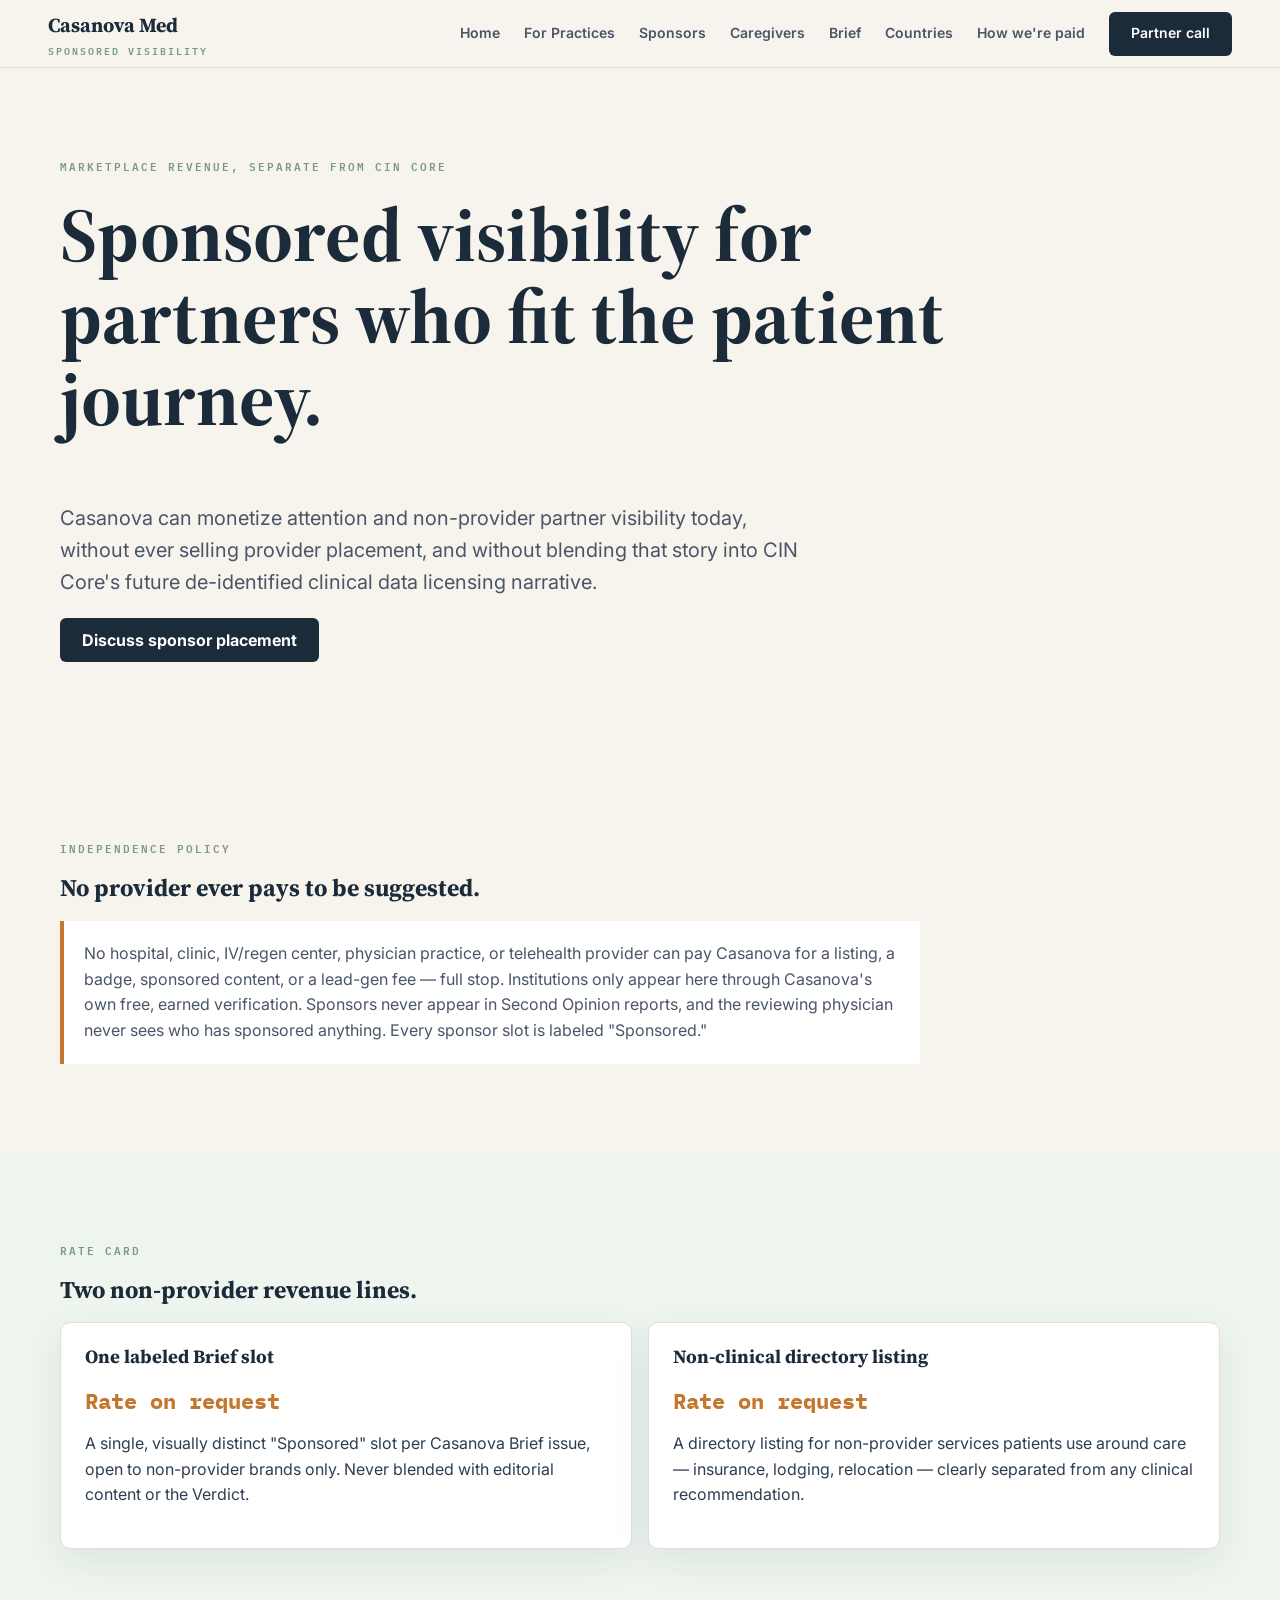
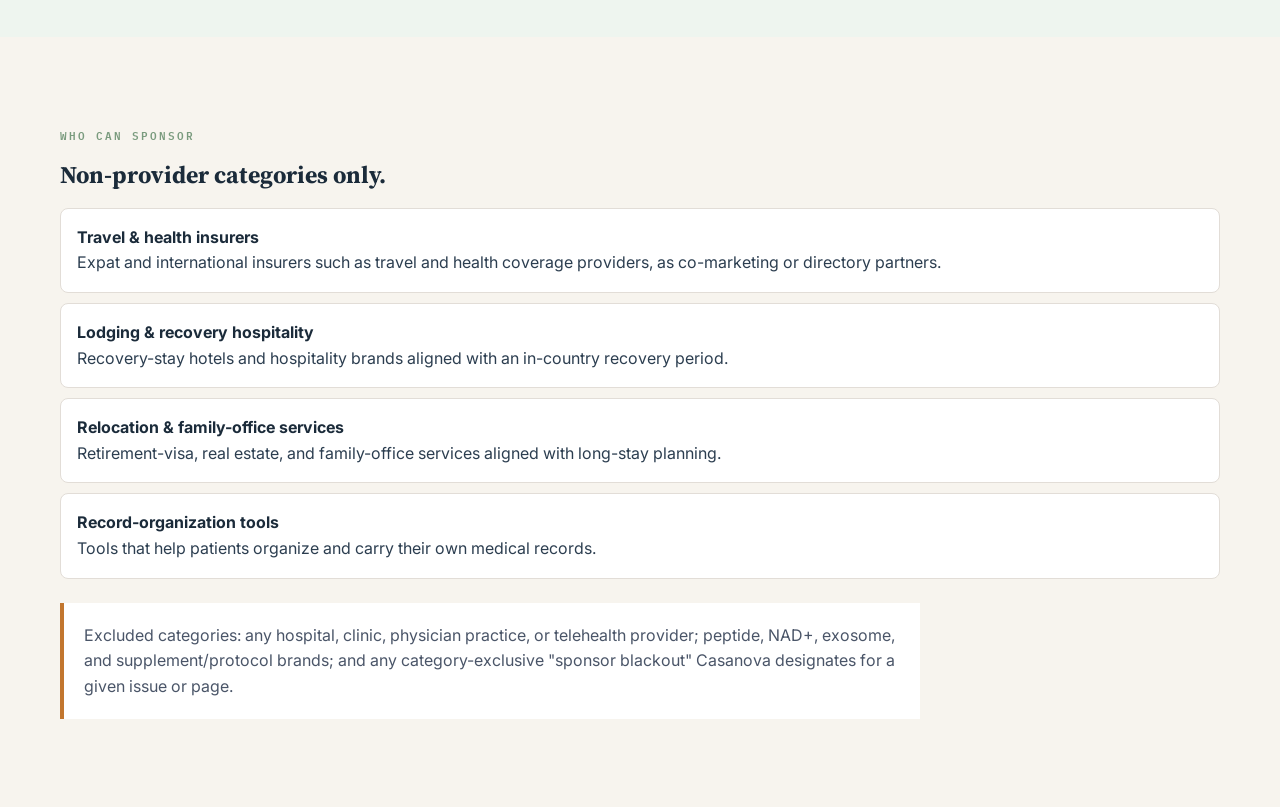
<file: sponsors.html>
<!DOCTYPE html>
<html lang="en">
<head><meta name="robots" content="noindex,nofollow">
  <meta charset="UTF-8" />
  <meta name="viewport" content="width=device-width, initial-scale=1.0" />
  <title>Casanova Med | Sponsored Visibility</title>
  <meta name="description" content="Sponsored visibility for non-provider partners only — insurers, lodging, relocation services, and record tools. No hospital, clinic, or provider can ever sponsor Casanova Med." />
  <link rel="preconnect" href="https://fonts.googleapis.com" />
  <link rel="preconnect" href="https://fonts.gstatic.com" crossorigin />
  <link href="https://fonts.googleapis.com/css2?family=Source+Serif+4:wght@400;600;700&family=IBM+Plex+Mono:wght@400;500;600&family=Inter:wght@400;500;600;700&display=swap" rel="stylesheet" />
  <style>
    :root{--navy:#1B2B3A;--paper:#F7F4EE;--sage:#7A9B7E;--amber:#C2762E;--ink:#2C3E50;--muted:#718096;--line:#E2DDD7;--wash:#EEF5EF}*{box-sizing:border-box}body{margin:0;font-family:Inter,system-ui,sans-serif;background:var(--paper);color:var(--ink);line-height:1.6}h1,h2,h3{font-family:"Source Serif 4",Georgia,serif;color:var(--navy);line-height:1.08;margin-top:0}.topbar{position:sticky;top:0;z-index:10;min-height:68px;padding:0 48px;display:flex;align-items:center;justify-content:space-between;background:rgba(247,244,238,.94);border-bottom:1px solid var(--line);backdrop-filter:blur(14px)}.brand{text-decoration:none;display:grid}.brand strong{font-family:"Source Serif 4";font-size:20px;color:var(--navy)}.brand em{font-style:normal;font:600 10px "IBM Plex Mono";letter-spacing:2px;text-transform:uppercase;color:var(--sage)}.nav{display:flex;gap:24px;align-items:center}.nav a{text-decoration:none;color:#4A5568;font-weight:600;font-size:14px}.btn{display:inline-flex;align-items:center;justify-content:center;min-height:44px;padding:0 22px;border-radius:6px;background:var(--navy);color:#fff!important;text-decoration:none;font-weight:700}.hero,.band{padding:88px 48px}.inner{max-width:1160px;margin:0 auto}.label{font:600 11px "IBM Plex Mono";letter-spacing:2px;text-transform:uppercase;color:var(--sage);margin-bottom:18px}.hero h1{font-size:clamp(42px,6vw,76px);max-width:900px}.lede{font-size:20px;color:#4A5568;max-width:760px}.grid{display:grid;grid-template-columns:repeat(3,minmax(0,1fr));gap:16px}.card{background:#fff;border:1px solid var(--line);border-radius:10px;padding:24px;box-shadow:0 12px 36px rgba(27,43,58,.08)}.price{font:700 22px "IBM Plex Mono";color:var(--amber);margin:8px 0 12px}.wash{background:var(--wash)}.warn{background:#fff;border-left:4px solid var(--amber);padding:20px;color:#4A5568;max-width:860px}.target{display:grid;gap:10px}.target div{background:#fff;border:1px solid var(--line);border-radius:8px;padding:16px}.target b{display:block;color:var(--navy)}@media(max-width:900px){.topbar{padding:0 20px}.nav{display:none}.hero,.band{padding:54px 22px}.grid{grid-template-columns:1fr}}
  </style>
</head>
<body>
<header class="topbar"><a class="brand" href="index.html"><strong>Casanova Med</strong><em>Sponsored Visibility</em></a><nav class="nav"><a href="index.html">Home</a><a href="partners.html">For Practices</a><a href="sponsors.html">Sponsors</a><a href="caregivers.html">Caregivers</a><a href="brief.html">Brief</a><a href="countries.html">Countries</a><a href="how-casanova-is-paid.html">How we're paid</a><a class="btn" href="mailto:sonny@casanovamed.com?subject=Casanova%20Sponsored%20Visibility">Partner call</a></nav></header>
<main>
<section class="hero"><div class="inner"><div class="label">Marketplace revenue, separate from CIN Core</div><h1>Sponsored visibility for partners who fit the patient journey.</h1><p class="lede">Casanova can monetize attention and non-provider partner visibility today, without ever selling provider placement, and without blending that story into CIN Core's future de-identified clinical data licensing narrative.</p><a class="btn" href="mailto:sonny@casanovamed.com?subject=Casanova%20Sponsored%20Visibility">Discuss sponsor placement</a></div></section>
<section class="band"><div class="inner"><div class="label">Independence policy</div><h2>No provider ever pays to be suggested.</h2><div class="warn">No hospital, clinic, IV/regen center, physician practice, or telehealth provider can pay Casanova for a listing, a badge, sponsored content, or a lead-gen fee — full stop. Institutions only appear here through Casanova's own free, earned verification. Sponsors never appear in Second Opinion reports, and the reviewing physician never sees who has sponsored anything. Every sponsor slot is labeled "Sponsored."</div></div></section>
<section class="band wash"><div class="inner"><div class="label">Rate card</div><h2>Two non-provider revenue lines.</h2><div class="grid" style="grid-template-columns:repeat(2,minmax(0,1fr));">
<article class="card"><h3>One labeled Brief slot</h3><div class="price">Rate on request</div><p>A single, visually distinct "Sponsored" slot per Casanova Brief issue, open to non-provider brands only. Never blended with editorial content or the Verdict.</p></article>
<article class="card"><h3>Non-clinical directory listing</h3><div class="price">Rate on request</div><p>A directory listing for non-provider services patients use around care — insurance, lodging, relocation — clearly separated from any clinical recommendation.</p></article>
</div></div></section>
<section class="band"><div class="inner"><div class="label">Who can sponsor</div><h2>Non-provider categories only.</h2><div class="target"><div><b>Travel &amp; health insurers</b>Expat and international insurers such as travel and health coverage providers, as co-marketing or directory partners.</div><div><b>Lodging &amp; recovery hospitality</b>Recovery-stay hotels and hospitality brands aligned with an in-country recovery period.</div><div><b>Relocation &amp; family-office services</b>Retirement-visa, real estate, and family-office services aligned with long-stay planning.</div><div><b>Record-organization tools</b>Tools that help patients organize and carry their own medical records.</div></div><div class="warn" style="margin-top:24px;">Excluded categories: any hospital, clinic, physician practice, or telehealth provider; peptide, NAD+, exosome, and supplement/protocol brands; and any category-exclusive "sponsor blackout" Casanova designates for a given issue or page.</div></div></section>
</main>
</body>
</html>
</file>
<file: site.css>
:root{--maroon:#4b1724;--maroon-dark:#2b0c14;--gold:#9b7a3d;--ivory:#f8f5ee;--paper:#fffdf8;--charcoal:#262321;--muted:#706a64;--line:#ddd5c8;--sans:Inter,system-ui,-apple-system,BlinkMacSystemFont,"Segoe UI",sans-serif;--serif:"Source Serif 4",Georgia,serif}*{box-sizing:border-box}html{scroll-behavior:smooth}body{margin:0;background:var(--ivory);color:var(--charcoal);font-family:var(--sans);font-size:16px;line-height:1.65;letter-spacing:0}a{color:inherit}.wrap{width:min(1080px,calc(100% - 40px));margin:auto}.site-header{border-bottom:1px solid var(--line);background:rgba(248,245,238,.98);position:sticky;top:0;z-index:20}.nav{min-height:72px;display:flex;align-items:center;gap:28px}.brand{font:600 22px var(--serif);color:var(--maroon);text-decoration:none;margin-right:auto}.nav-links{display:flex;align-items:center;gap:24px}.nav-links a{color:#514b47;text-decoration:none;font-size:14px}.nav-links a:hover,.nav-links a[aria-current="page"]{color:var(--maroon)}.menu{display:none;border:0;background:none;color:var(--maroon);font-size:24px}.hero{padding:104px 0 88px;background:var(--paper)}.eyebrow{margin:0 0 18px;color:var(--gold);font-size:12px;font-weight:700;text-transform:uppercase;letter-spacing:.12em}.hero h1,.section h2{font-family:var(--serif);color:var(--maroon-dark);letter-spacing:0}.hero h1{max-width:820px;margin:0;font-size:clamp(44px,7vw,76px);font-weight:600;line-height:1.02}.lede{max-width:720px;margin:26px 0;color:#4f4945;font-size:20px}.actions{display:flex;gap:12px;flex-wrap:wrap;margin-top:30px}.button{display:inline-flex;align-items:center;justify-content:center;min-height:48px;padding:0 22px;border:1px solid var(--maroon);background:var(--maroon);color:#fff;text-decoration:none;font-weight:700}.button.secondary{background:transparent;color:var(--maroon)}.fine{color:var(--muted);font-size:13px}.section{padding:76px 0;border-top:1px solid var(--line)}.section.paper{background:var(--paper)}.section h2{max-width:760px;margin:0 0 20px;font-size:clamp(32px,4vw,48px);font-weight:600;line-height:1.1}.section-copy{max-width:720px;color:#554f4a;font-size:18px}.steps{display:grid;grid-template-columns:repeat(3,1fr);gap:36px;margin-top:40px}.step{border-top:2px solid var(--gold);padding-top:18px}.step b{display:block;color:var(--gold);font-size:12px;letter-spacing:.1em}.step h3{font:600 24px var(--serif);color:var(--maroon-dark);margin:12px 0 8px}.step p{margin:0;color:var(--muted)}.secondary-offer{display:grid;grid-template-columns:1fr auto;gap:30px;align-items:center}.secondary-offer h2{margin-bottom:12px}.article-list{display:grid;gap:0;margin-top:32px;border-top:1px solid var(--line)}.article{padding:24px 0;border-bottom:1px solid var(--line)}.article h3{font:600 24px var(--serif);color:var(--maroon-dark);margin:0 0 8px}.article p{margin:0;color:var(--muted)}.prose{max-width:760px}.prose h2{margin-top:42px}.notice{padding:22px 0;border-block:1px solid var(--line);color:#514b47}.footer{padding:42px 0;background:var(--maroon-dark);color:#d9cfc8}.footer-row{display:flex;justify-content:space-between;gap:28px;flex-wrap:wrap}.footer strong{font-family:var(--serif);font-size:20px;color:#fff}.footer-links{display:flex;gap:18px;flex-wrap:wrap}.footer a{text-decoration:none}.footer .fine{color:#a99c94;width:100%}@media(max-width:760px){.nav{min-height:64px}.menu{display:block}.nav-links{display:none;position:absolute;top:64px;left:0;right:0;background:var(--ivory);border-bottom:1px solid var(--line);padding:16px 20px;flex-direction:column;align-items:flex-start}.nav-links.open{display:flex}.hero{padding:72px 0 62px}.steps{grid-template-columns:1fr}.secondary-offer{grid-template-columns:1fr}.section{padding:58px 0}}
</file>
